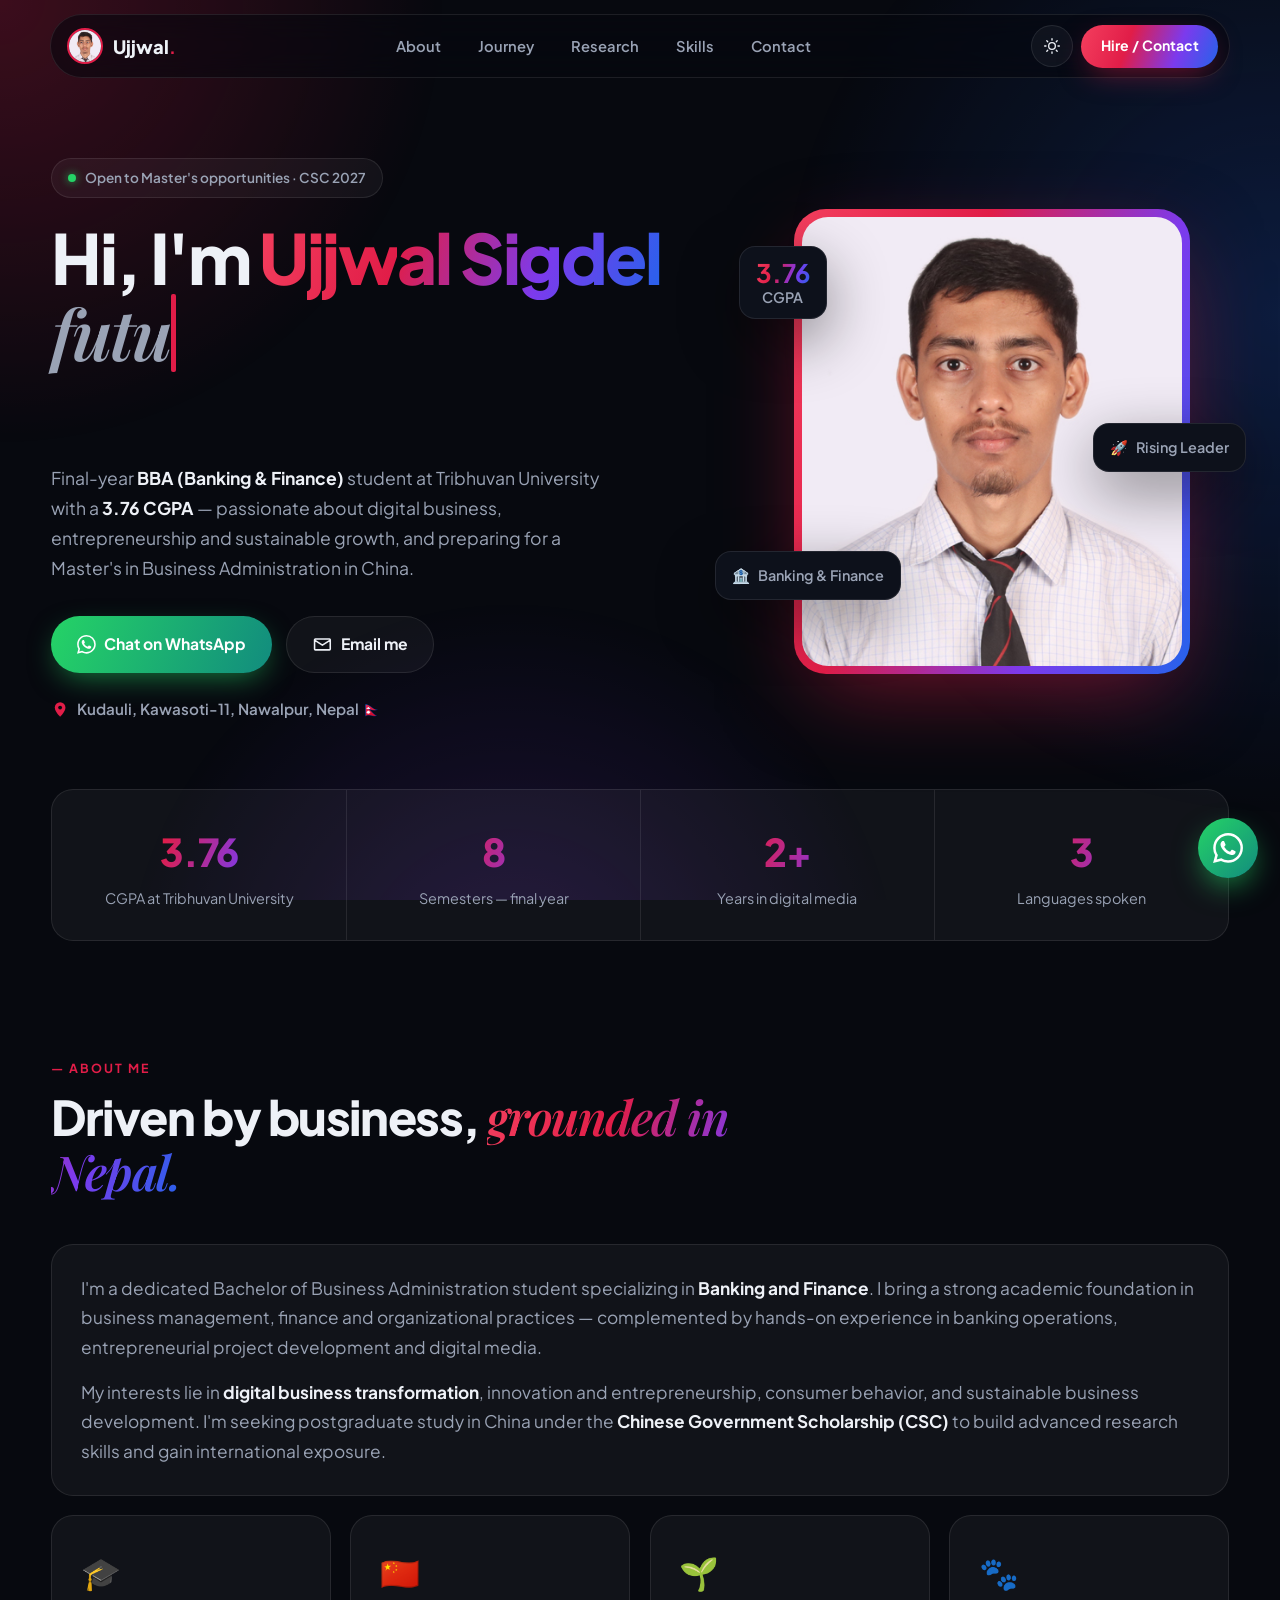
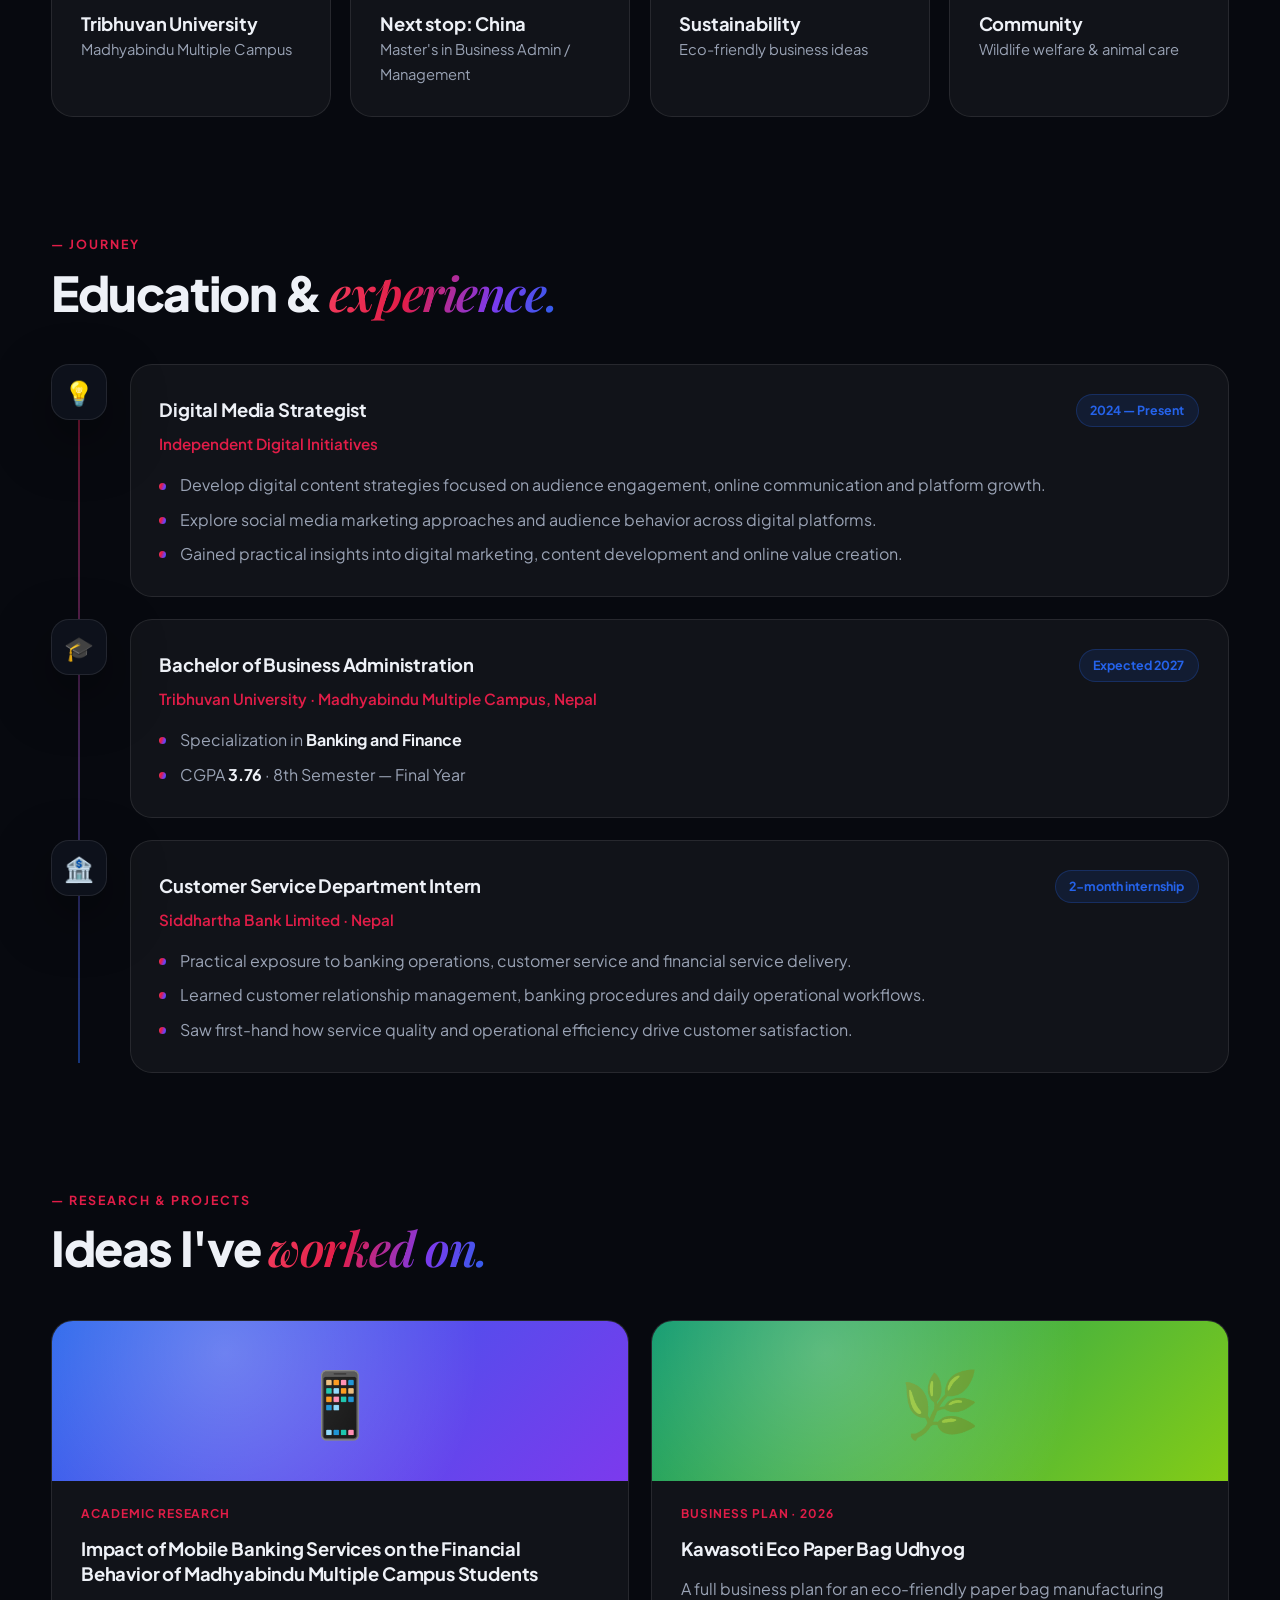
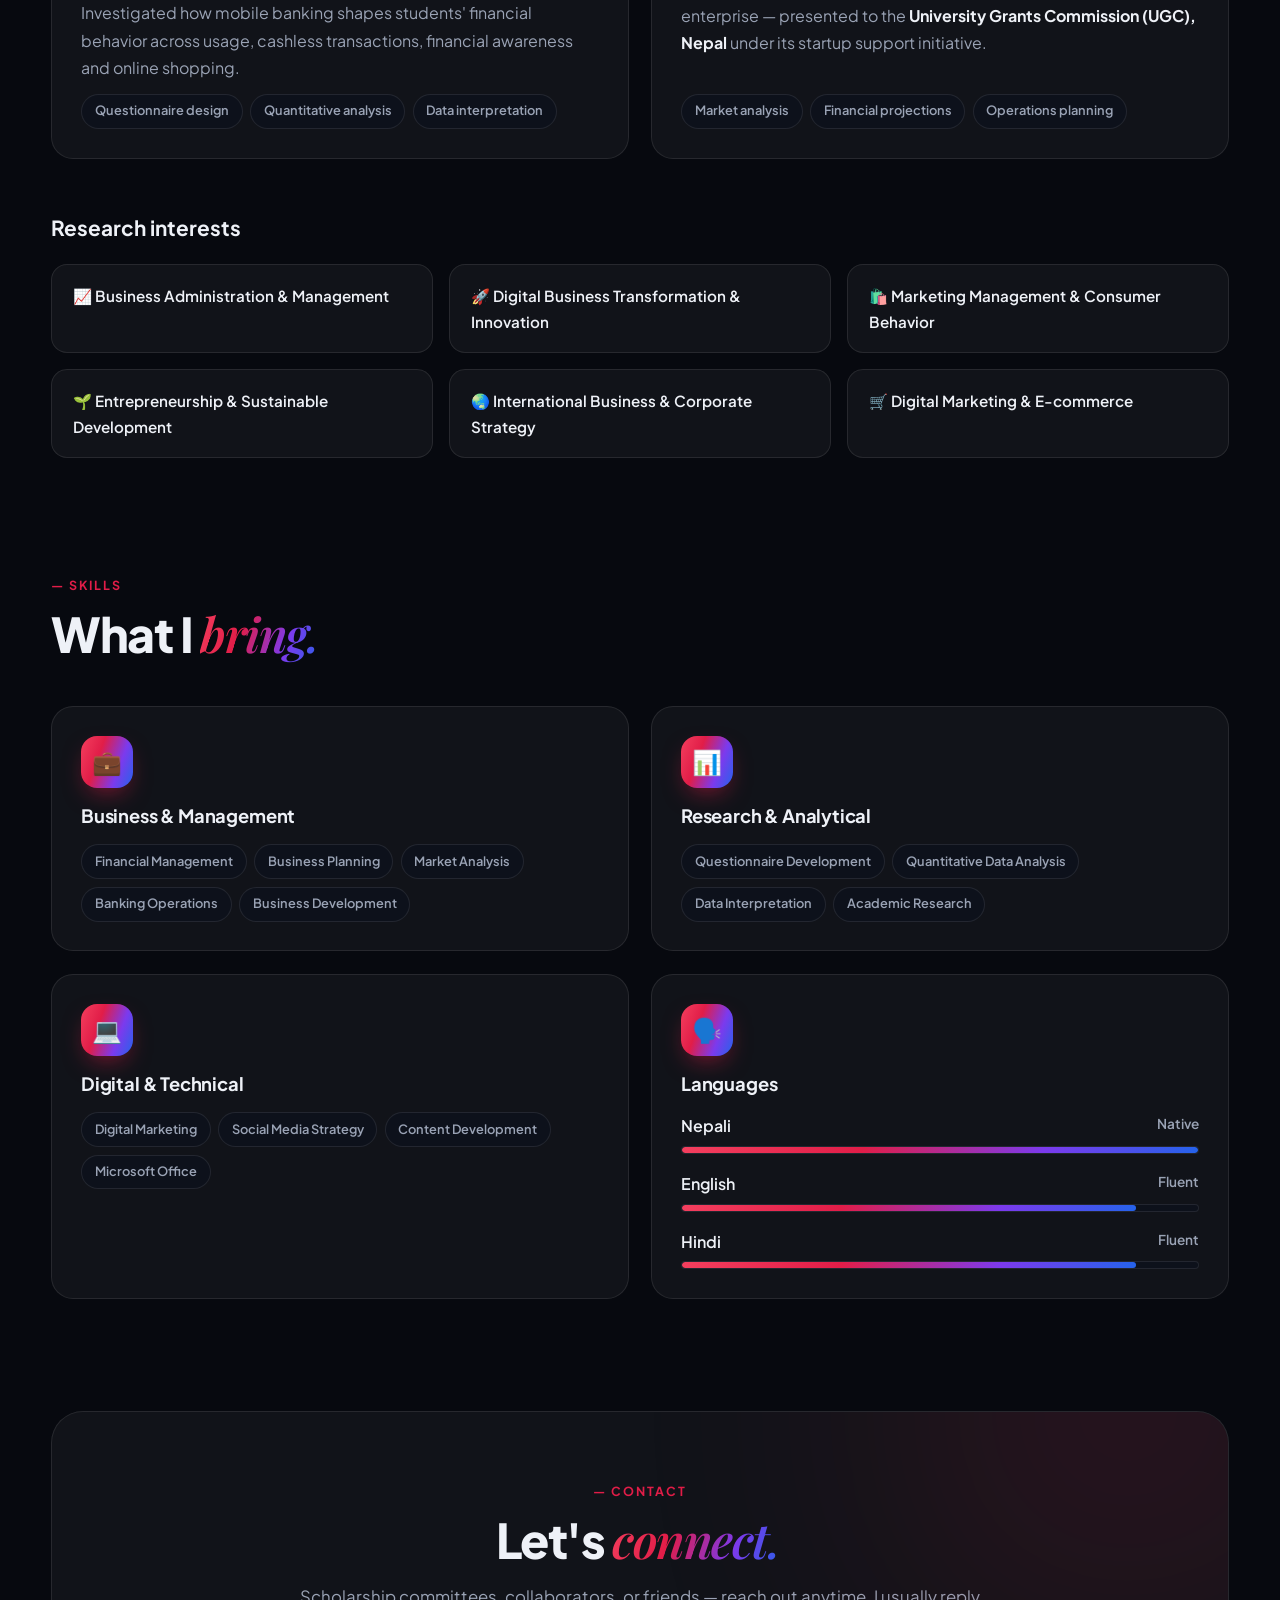
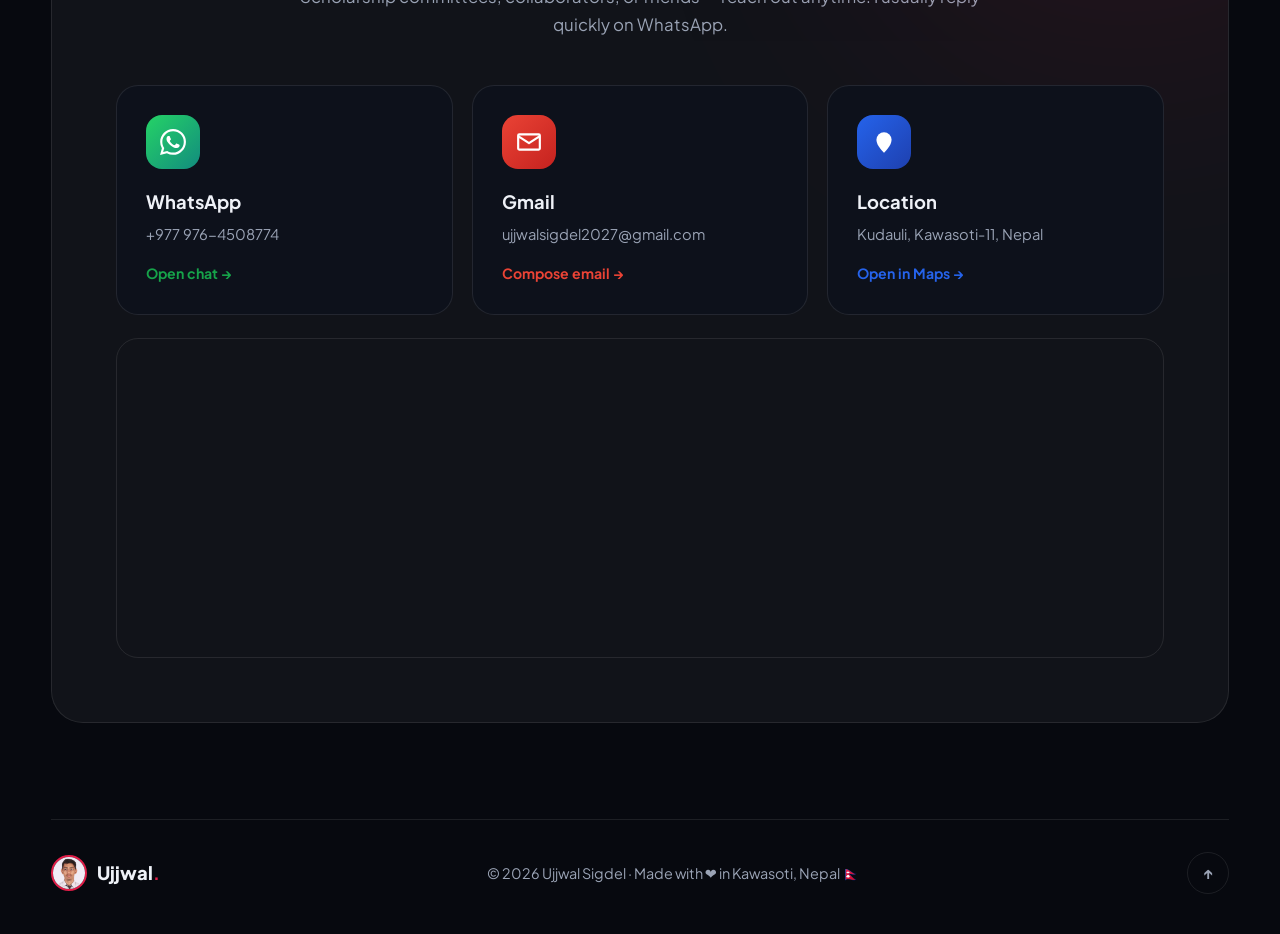
<file: index.html>
<!DOCTYPE html>
<html lang="en" data-theme="dark">
<head>
  <meta charset="UTF-8" />
  <meta name="viewport" content="width=device-width, initial-scale=1.0" />
  <title>Ujjwal Sigdel — Banking &amp; Finance | Kawasoti, Nepal</title>
  <meta name="description" content="Ujjwal Sigdel — BBA (Banking & Finance) student at Tribhuvan University from Kudauli, Kawasoti-11, Nepal. Prospective Master's student in Business Administration & Management." />
  <meta property="og:title" content="Ujjwal Sigdel — Banking & Finance | Nepal" />
  <meta property="og:description" content="BBA (Banking & Finance), CGPA 3.76 · Prospective Master's student · Kawasoti, Nepal" />
  <meta property="og:image" content="assets/ujjwal.jpg" />
  <link rel="icon" href="assets/ujjwal.jpg" />
  <link rel="preconnect" href="https://fonts.googleapis.com" />
  <link rel="preconnect" href="https://fonts.gstatic.com" crossorigin />
  <link href="https://fonts.googleapis.com/css2?family=Plus+Jakarta+Sans:wght@400;500;600;700;800&family=Playfair+Display:ital,wght@1,600&display=swap" rel="stylesheet" />
  <link rel="stylesheet" href="style.css" />
  <script>
    // Apply saved theme before paint to avoid a flash.
    document.documentElement.classList.add("js");
    const t = localStorage.getItem("theme");
    if (t) document.documentElement.dataset.theme = t;
  </script>
</head>
<body>
  <div class="aurora" aria-hidden="true"></div>
  <div class="progress" aria-hidden="true"></div>

  <!-- ============ NAV ============ -->
  <header class="nav">
    <a href="#home" class="brand">
      <img src="assets/ujjwal.jpg" alt="" />
      <span>Ujjwal<b>.</b></span>
    </a>
    <nav class="menu">
      <a href="#about">About</a>
      <a href="#journey">Journey</a>
      <a href="#research">Research</a>
      <a href="#skills">Skills</a>
      <a href="#contact">Contact</a>
    </nav>
    <div class="nav-actions">
      <button class="icon-btn theme-toggle" aria-label="Toggle light/dark theme">
        <svg class="sun" viewBox="0 0 24 24"><circle cx="12" cy="12" r="5"/><path d="M12 1v2M12 21v2M4.2 4.2l1.4 1.4M18.4 18.4l1.4 1.4M1 12h2M21 12h2M4.2 19.8l1.4-1.4M18.4 5.6l1.4-1.4"/></svg>
        <svg class="moon" viewBox="0 0 24 24"><path d="M21 12.8A9 9 0 1 1 11.2 3a7 7 0 0 0 9.8 9.8z"/></svg>
      </button>
      <a href="https://wa.me/9779764508774" target="_blank" rel="noopener" class="btn btn-sm hide-sm">Hire / Contact</a>
      <button class="icon-btn burger" aria-label="Open menu" aria-expanded="false"><span></span><span></span></button>
    </div>
  </header>

  <main>
    <!-- ============ HERO ============ -->
    <section id="home" class="hero container">
      <div class="hero-copy">
        <span class="pill"><i class="dot"></i> Open to Master's opportunities · CSC 2027</span>
        <h1 class="typewrite" aria-label="Hi, I'm Ujjwal Sigdel, future business leader from Nepal.">Hi, I'm <span class="grad">Ujjwal Sigdel</span><br /><em>future business leader</em> from Nepal.</h1>
        <p class="lead">
          Final-year <strong>BBA (Banking &amp; Finance)</strong> student at Tribhuvan University with a
          <strong>3.76 CGPA</strong> — passionate about digital business, entrepreneurship and sustainable
          growth, and preparing for a Master's in Business Administration in China.
        </p>
        <div class="cta">
          <a href="https://wa.me/9779764508774" target="_blank" rel="noopener" class="btn btn-wa">
            <svg viewBox="0 0 24 24"><path d="M.06 24l1.69-6.16A11.87 11.87 0 0 1 .16 11.9C.16 5.34 5.5 0 12.06 0a11.82 11.82 0 0 1 8.41 3.49 11.82 11.82 0 0 1 3.48 8.41c0 6.56-5.34 11.9-11.9 11.9a11.9 11.9 0 0 1-5.69-1.45L.06 24zm6.6-3.8c1.67.99 3.27 1.59 5.39 1.59 5.45 0 9.89-4.43 9.9-9.88a9.88 9.88 0 0 0-9.89-9.9c-5.46 0-9.9 4.44-9.9 9.89 0 2.22.65 3.89 1.75 5.63l-1 3.65 3.75-.98zm11.39-5.46c-.07-.12-.27-.2-.57-.35-.3-.15-1.76-.87-2.03-.97-.27-.1-.47-.15-.67.15-.2.3-.77.97-.94 1.17-.17.2-.35.22-.65.07-.3-.15-1.26-.46-2.4-1.48-.89-.79-1.49-1.77-1.66-2.07-.17-.3-.02-.46.13-.61.13-.13.3-.35.45-.52.15-.17.2-.3.3-.5.1-.2.05-.37-.02-.52-.08-.15-.67-1.61-.92-2.21-.24-.58-.49-.5-.67-.51h-.57c-.2 0-.52.07-.79.37-.27.3-1.04 1.02-1.04 2.48s1.07 2.88 1.21 3.08c.15.2 2.1 3.2 5.08 4.49.71.31 1.26.49 1.7.63.71.23 1.36.19 1.87.12.57-.09 1.76-.72 2.01-1.41.25-.7.25-1.29.17-1.42z"/></svg>
            Chat on WhatsApp
          </a>
          <a href="https://mail.google.com/mail/?view=cm&amp;fs=1&amp;to=ujjwalsigdel2027@gmail.com" target="_blank" rel="noopener" class="btn btn-ghost">
            <svg viewBox="0 0 24 24"><path d="M2 6.5 12 13l10-6.5M3 5h18a1 1 0 0 1 1 1v12a1 1 0 0 1-1 1H3a1 1 0 0 1-1-1V6a1 1 0 0 1 1-1z" fill="none" stroke="currentColor" stroke-width="2" stroke-linejoin="round"/></svg>
            Email me
          </a>
        </div>
        <a class="loc-chip" href="https://www.google.com/maps/search/?api=1&amp;query=Kudauli%2C+Kawasoti-11%2C+Nawalpur%2C+Nepal" target="_blank" rel="noopener">
          <svg viewBox="0 0 24 24"><path d="M12 22s7-6.2 7-12a7 7 0 1 0-14 0c0 5.8 7 12 7 12z"/><circle cx="12" cy="10" r="2.5" fill="var(--bg)"/></svg>
          Kudauli, Kawasoti-11, Nawalpur, Nepal 🇳🇵
        </a>
      </div>

      <div class="hero-visual">
        <div class="photo-ring">
          <div class="photo">
            <img src="assets/ujjwal.jpg" alt="Portrait of Ujjwal Sigdel" />
          </div>
        </div>
        <div class="float-card fc-1"><b>3.76</b><span>CGPA</span></div>
        <div class="float-card fc-2">🏦 <span>Banking &amp; Finance</span></div>
        <div class="float-card fc-3">🚀 <span>Rising Leader</span></div>
      </div>
    </section>

    <!-- ============ STATS ============ -->
    <section class="container stats reveal">
      <div class="stat"><b>3.76</b><span>CGPA at Tribhuvan University</span></div>
      <div class="stat"><b>8</b><span>Semesters — final year</span></div>
      <div class="stat"><b>2+</b><span>Years in digital media</span></div>
      <div class="stat"><b>3</b><span>Languages spoken</span></div>
    </section>

    <!-- ============ ABOUT ============ -->
    <section id="about" class="container section reveal">
      <div class="section-head">
        <span class="kicker">About me</span>
        <h2>Driven by business, <em>grounded in Nepal.</em></h2>
      </div>
      <div class="bento">
        <article class="card about-main">
          <p>
            I'm a dedicated Bachelor of Business Administration student specializing in
            <strong>Banking and Finance</strong>. I bring a strong academic foundation in business management,
            finance and organizational practices — complemented by hands-on experience in banking operations,
            entrepreneurial project development and digital media.
          </p>
          <p>
            My interests lie in <strong>digital business transformation</strong>, innovation and entrepreneurship,
            consumer behavior, and sustainable business development. I'm seeking postgraduate study in China under
            the <strong>Chinese Government Scholarship (CSC)</strong> to build advanced research skills and gain
            international exposure.
          </p>
        </article>
        <article class="card mini">
          <span class="emoji">🎓</span>
          <h3>Tribhuvan University</h3>
          <p>Madhyabindu Multiple Campus</p>
        </article>
        <article class="card mini">
          <span class="emoji">🇨🇳</span>
          <h3>Next stop: China</h3>
          <p>Master's in Business Admin / Management</p>
        </article>
        <article class="card mini">
          <span class="emoji">🌱</span>
          <h3>Sustainability</h3>
          <p>Eco-friendly business ideas</p>
        </article>
        <article class="card mini">
          <span class="emoji">🐾</span>
          <h3>Community</h3>
          <p>Wildlife welfare &amp; animal care</p>
        </article>
      </div>
    </section>

    <!-- ============ JOURNEY ============ -->
    <section id="journey" class="container section reveal">
      <div class="section-head">
        <span class="kicker">Journey</span>
        <h2>Education &amp; <em>experience.</em></h2>
      </div>
      <div class="timeline">
        <article class="t-item">
          <div class="t-icon">💡</div>
          <div class="card">
            <div class="t-top"><h3>Digital Media Strategist</h3><span class="badge">2024 — Present</span></div>
            <p class="org">Independent Digital Initiatives</p>
            <ul>
              <li>Develop digital content strategies focused on audience engagement, online communication and platform growth.</li>
              <li>Explore social media marketing approaches and audience behavior across digital platforms.</li>
              <li>Gained practical insights into digital marketing, content development and online value creation.</li>
            </ul>
          </div>
        </article>
        <article class="t-item">
          <div class="t-icon">🎓</div>
          <div class="card">
            <div class="t-top"><h3>Bachelor of Business Administration</h3><span class="badge">Expected 2027</span></div>
            <p class="org">Tribhuvan University · Madhyabindu Multiple Campus, Nepal</p>
            <ul>
              <li>Specialization in <strong>Banking and Finance</strong></li>
              <li>CGPA <strong>3.76</strong> · 8th Semester — Final Year</li>
            </ul>
          </div>
        </article>
        <article class="t-item">
          <div class="t-icon">🏦</div>
          <div class="card">
            <div class="t-top"><h3>Customer Service Department Intern</h3><span class="badge">2-month internship</span></div>
            <p class="org">Siddhartha Bank Limited · Nepal</p>
            <ul>
              <li>Practical exposure to banking operations, customer service and financial service delivery.</li>
              <li>Learned customer relationship management, banking procedures and daily operational workflows.</li>
              <li>Saw first-hand how service quality and operational efficiency drive customer satisfaction.</li>
            </ul>
          </div>
        </article>
      </div>
    </section>

    <!-- ============ RESEARCH ============ -->
    <section id="research" class="container section reveal">
      <div class="section-head">
        <span class="kicker">Research &amp; projects</span>
        <h2>Ideas I've <em>worked on.</em></h2>
      </div>
      <div class="projects">
        <article class="card project">
          <div class="p-art p-art-1">📱</div>
          <span class="tag">Academic Research</span>
          <h3>Impact of Mobile Banking Services on the Financial Behavior of Madhyabindu Multiple Campus Students</h3>
          <p>Investigated how mobile banking shapes students' financial behavior across usage, cashless transactions, financial awareness and online shopping.</p>
          <div class="chips"><span>Questionnaire design</span><span>Quantitative analysis</span><span>Data interpretation</span></div>
        </article>
        <article class="card project">
          <div class="p-art p-art-2">🌿</div>
          <span class="tag">Business Plan · 2026</span>
          <h3>Kawasoti Eco Paper Bag Udhyog</h3>
          <p>A full business plan for an eco-friendly paper bag manufacturing enterprise — presented to the <strong>University Grants Commission (UGC), Nepal</strong> under its startup support initiative.</p>
          <div class="chips"><span>Market analysis</span><span>Financial projections</span><span>Operations planning</span></div>
        </article>
      </div>

      <h3 class="sub">Research interests</h3>
      <div class="interests">
        <span>📈 Business Administration &amp; Management</span>
        <span>🚀 Digital Business Transformation &amp; Innovation</span>
        <span>🛍️ Marketing Management &amp; Consumer Behavior</span>
        <span>🌱 Entrepreneurship &amp; Sustainable Development</span>
        <span>🌏 International Business &amp; Corporate Strategy</span>
        <span>🛒 Digital Marketing &amp; E-commerce</span>
      </div>
    </section>

    <!-- ============ SKILLS ============ -->
    <section id="skills" class="container section reveal">
      <div class="section-head">
        <span class="kicker">Skills</span>
        <h2>What I <em>bring.</em></h2>
      </div>
      <div class="skills-grid">
        <article class="card skill">
          <div class="s-icon">💼</div>
          <h3>Business &amp; Management</h3>
          <div class="chips"><span>Financial Management</span><span>Business Planning</span><span>Market Analysis</span><span>Banking Operations</span><span>Business Development</span></div>
        </article>
        <article class="card skill">
          <div class="s-icon">📊</div>
          <h3>Research &amp; Analytical</h3>
          <div class="chips"><span>Questionnaire Development</span><span>Quantitative Data Analysis</span><span>Data Interpretation</span><span>Academic Research</span></div>
        </article>
        <article class="card skill">
          <div class="s-icon">💻</div>
          <h3>Digital &amp; Technical</h3>
          <div class="chips"><span>Digital Marketing</span><span>Social Media Strategy</span><span>Content Development</span><span>Microsoft Office</span></div>
        </article>
        <article class="card skill">
          <div class="s-icon">🗣️</div>
          <h3>Languages</h3>
          <ul class="langs">
            <li><span>Nepali</span><em>Native</em><i style="--w:100%"></i></li>
            <li><span>English</span><em>Fluent</em><i style="--w:88%"></i></li>
            <li><span>Hindi</span><em>Fluent</em><i style="--w:88%"></i></li>
          </ul>
        </article>
      </div>
    </section>

    <!-- ============ CONTACT ============ -->
    <section id="contact" class="container section reveal">
      <div class="contact-box">
        <div class="section-head center">
          <span class="kicker">Contact</span>
          <h2>Let's <em>connect.</em></h2>
          <p class="muted">Scholarship committees, collaborators, or friends — reach out anytime. I usually reply quickly on WhatsApp.</p>
        </div>
        <div class="contact-grid">
          <a class="c-card wa" href="https://wa.me/9779764508774" target="_blank" rel="noopener">
            <div class="c-icon"><svg viewBox="0 0 24 24"><path d="M.06 24l1.69-6.16A11.87 11.87 0 0 1 .16 11.9C.16 5.34 5.5 0 12.06 0a11.82 11.82 0 0 1 8.41 3.49 11.82 11.82 0 0 1 3.48 8.41c0 6.56-5.34 11.9-11.9 11.9a11.9 11.9 0 0 1-5.69-1.45L.06 24zm6.6-3.8c1.67.99 3.27 1.59 5.39 1.59 5.45 0 9.89-4.43 9.9-9.88a9.88 9.88 0 0 0-9.89-9.9c-5.46 0-9.9 4.44-9.9 9.89 0 2.22.65 3.89 1.75 5.63l-1 3.65 3.75-.98zm11.39-5.46c-.07-.12-.27-.2-.57-.35-.3-.15-1.76-.87-2.03-.97-.27-.1-.47-.15-.67.15-.2.3-.77.97-.94 1.17-.17.2-.35.22-.65.07-.3-.15-1.26-.46-2.4-1.48-.89-.79-1.49-1.77-1.66-2.07-.17-.3-.02-.46.13-.61.13-.13.3-.35.45-.52.15-.17.2-.3.3-.5.1-.2.05-.37-.02-.52-.08-.15-.67-1.61-.92-2.21-.24-.58-.49-.5-.67-.51h-.57c-.2 0-.52.07-.79.37-.27.3-1.04 1.02-1.04 2.48s1.07 2.88 1.21 3.08c.15.2 2.1 3.2 5.08 4.49.71.31 1.26.49 1.7.63.71.23 1.36.19 1.87.12.57-.09 1.76-.72 2.01-1.41.25-.7.25-1.29.17-1.42z"/></svg></div>
            <strong>WhatsApp</strong>
            <span>+977 976-4508774</span>
            <em>Open chat →</em>
          </a>
          <a class="c-card gm" href="https://mail.google.com/mail/?view=cm&amp;fs=1&amp;to=ujjwalsigdel2027@gmail.com" target="_blank" rel="noopener">
            <div class="c-icon"><svg viewBox="0 0 24 24"><path d="M2 6.5 12 13l10-6.5M3 5h18a1 1 0 0 1 1 1v12a1 1 0 0 1-1 1H3a1 1 0 0 1-1-1V6a1 1 0 0 1 1-1z" fill="none" stroke="currentColor" stroke-width="2" stroke-linejoin="round"/></svg></div>
            <strong>Gmail</strong>
            <span>ujjwalsigdel2027@gmail.com</span>
            <em>Compose email →</em>
          </a>
          <a class="c-card loc" href="https://www.google.com/maps/search/?api=1&amp;query=Kudauli%2C+Kawasoti-11%2C+Nawalpur%2C+Nepal" target="_blank" rel="noopener">
            <div class="c-icon"><svg viewBox="0 0 24 24"><path d="M12 22s7-6.2 7-12a7 7 0 1 0-14 0c0 5.8 7 12 7 12z"/><circle cx="12" cy="10" r="2.5" fill="#fff"/></svg></div>
            <strong>Location</strong>
            <span>Kudauli, Kawasoti-11, Nepal</span>
            <em>Open in Maps →</em>
          </a>
        </div>
        <div class="map">
          <iframe title="Map of Kudauli, Kawasoti-11, Nepal" loading="lazy" referrerpolicy="no-referrer-when-downgrade"
            src="https://www.google.com/maps/embed?origin=mfe&amp;pb=!1m3!2m1!1sKudauli,+Kawasoti,+Nawalpur,+Nepal!6i13"></iframe>
        </div>
      </div>
    </section>
  </main>

  <footer class="container footer">
    <div class="brand"><img src="assets/ujjwal.jpg" alt="" /><span>Ujjwal<b>.</b></span></div>
    <p>© <span id="year"></span> Ujjwal Sigdel · Made with ❤️ in Kawasoti, Nepal 🇳🇵</p>
    <a href="#home" class="to-top" aria-label="Back to top">↑</a>
  </footer>

  <a href="https://wa.me/9779764508774" target="_blank" rel="noopener" class="wa-float" aria-label="Chat on WhatsApp">
    <svg viewBox="0 0 24 24"><path d="M.06 24l1.69-6.16A11.87 11.87 0 0 1 .16 11.9C.16 5.34 5.5 0 12.06 0a11.82 11.82 0 0 1 8.41 3.49 11.82 11.82 0 0 1 3.48 8.41c0 6.56-5.34 11.9-11.9 11.9a11.9 11.9 0 0 1-5.69-1.45L.06 24zm6.6-3.8c1.67.99 3.27 1.59 5.39 1.59 5.45 0 9.89-4.43 9.9-9.88a9.88 9.88 0 0 0-9.89-9.9c-5.46 0-9.9 4.44-9.9 9.89 0 2.22.65 3.89 1.75 5.63l-1 3.65 3.75-.98zm11.39-5.46c-.07-.12-.27-.2-.57-.35-.3-.15-1.76-.87-2.03-.97-.27-.1-.47-.15-.67.15-.2.3-.77.97-.94 1.17-.17.2-.35.22-.65.07-.3-.15-1.26-.46-2.4-1.48-.89-.79-1.49-1.77-1.66-2.07-.17-.3-.02-.46.13-.61.13-.13.3-.35.45-.52.15-.17.2-.3.3-.5.1-.2.05-.37-.02-.52-.08-.15-.67-1.61-.92-2.21-.24-.58-.49-.5-.67-.51h-.57c-.2 0-.52.07-.79.37-.27.3-1.04 1.02-1.04 2.48s1.07 2.88 1.21 3.08c.15.2 2.1 3.2 5.08 4.49.71.31 1.26.49 1.7.63.71.23 1.36.19 1.87.12.57-.09 1.76-.72 2.01-1.41.25-.7.25-1.29.17-1.42z"/></svg>
  </a>

  <script src="script.js"></script>
</body>
</html>
</file>
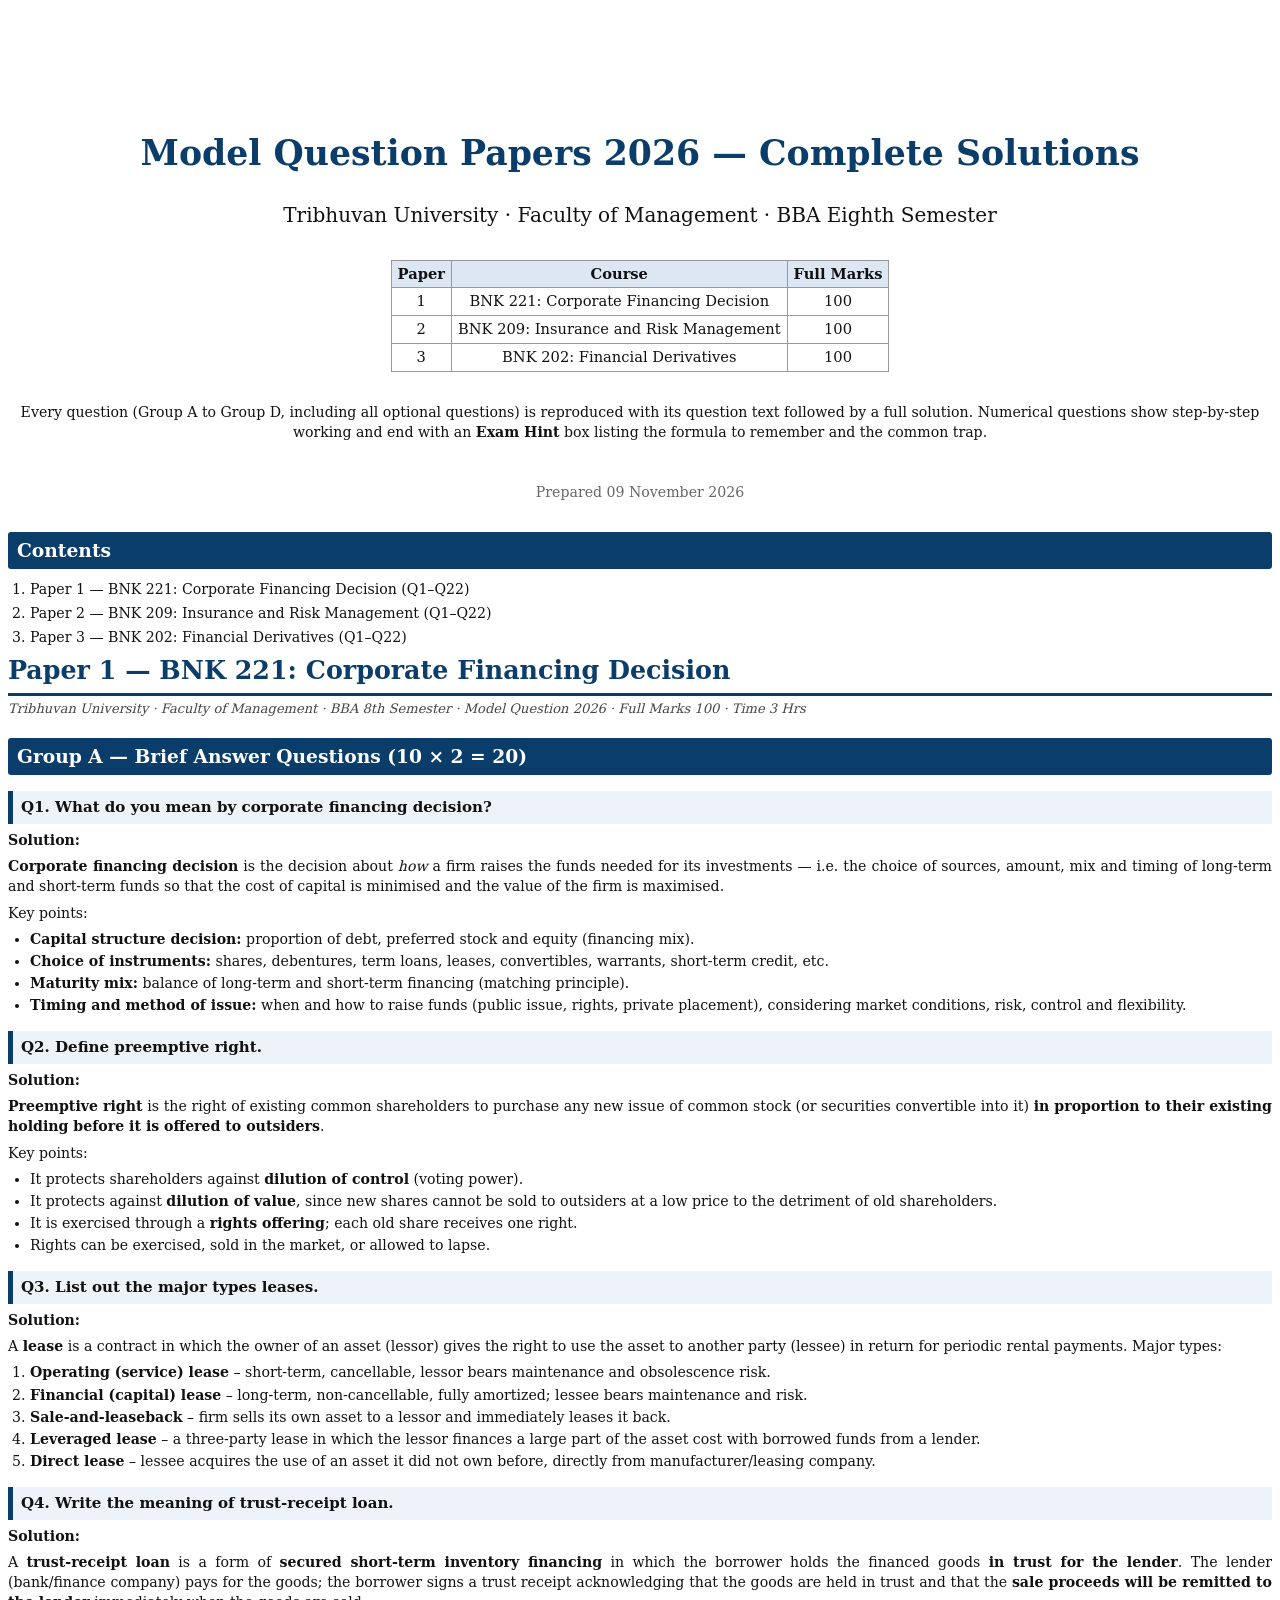
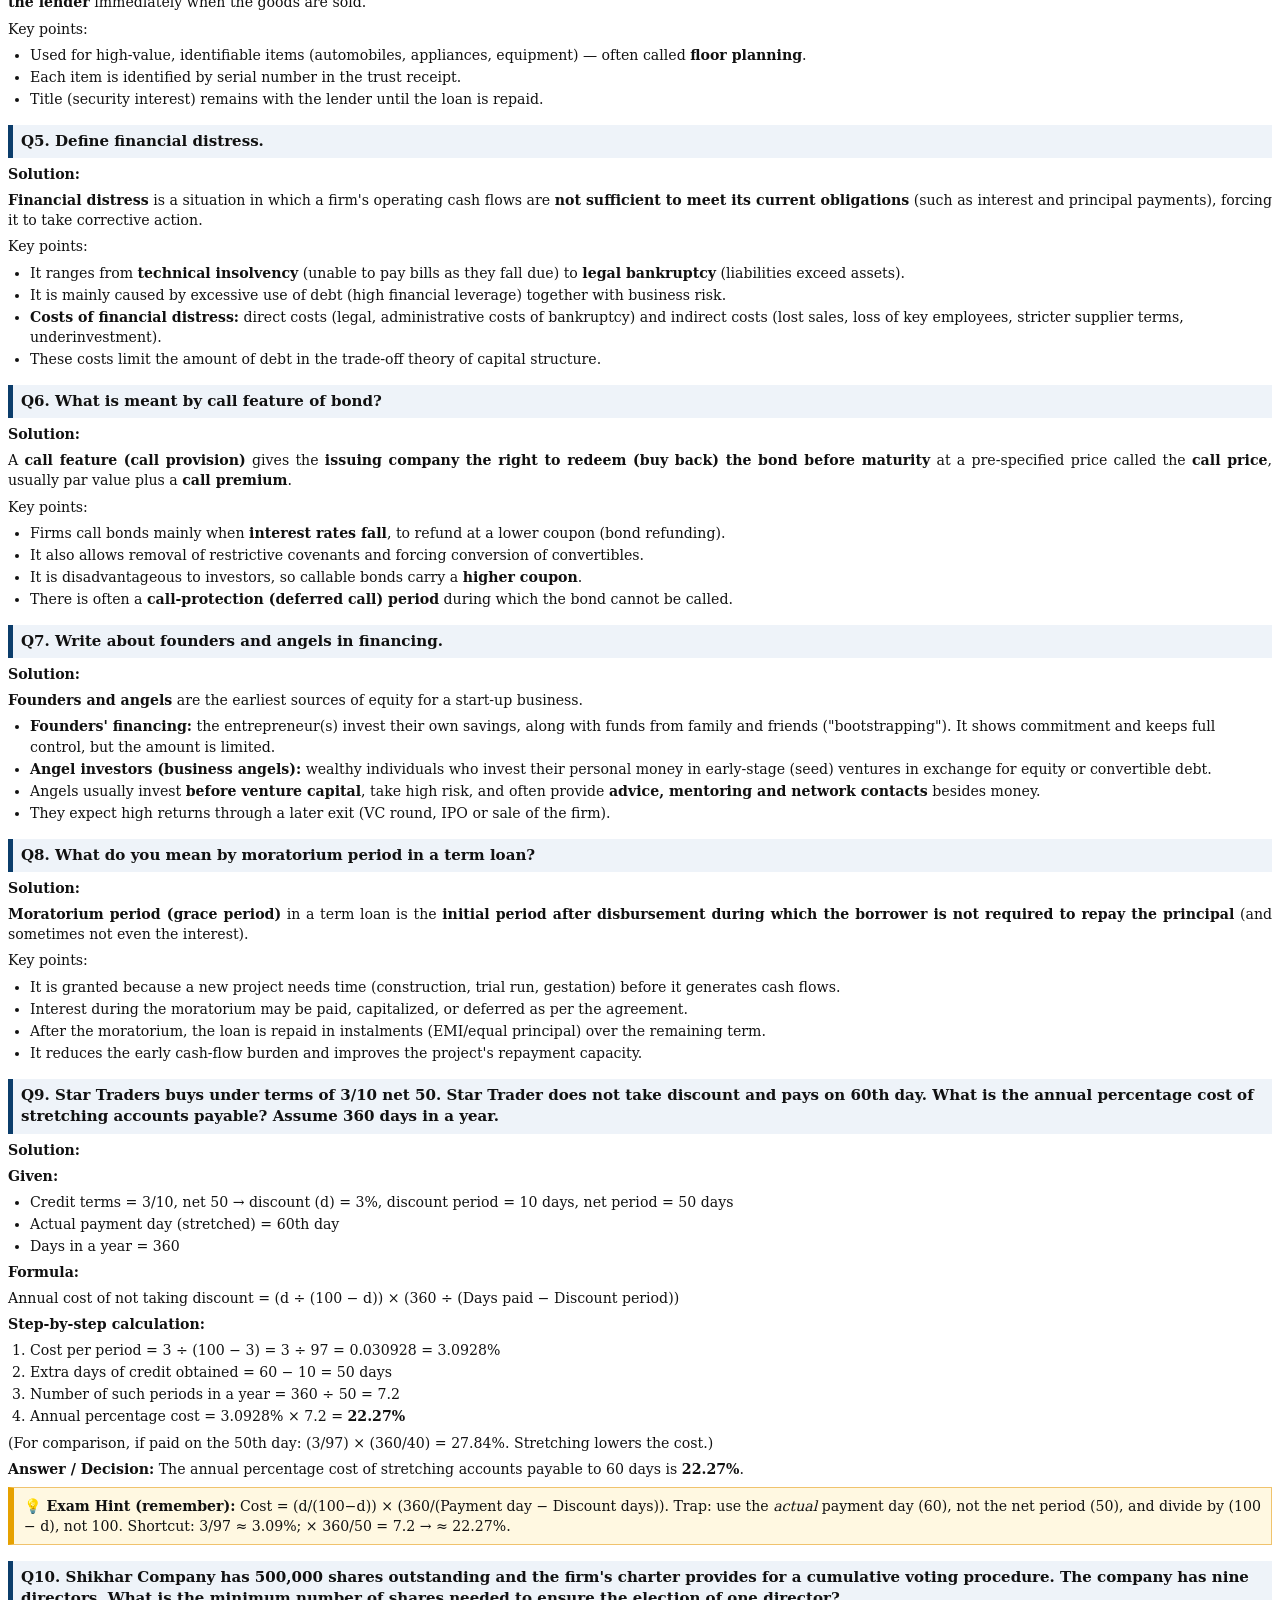
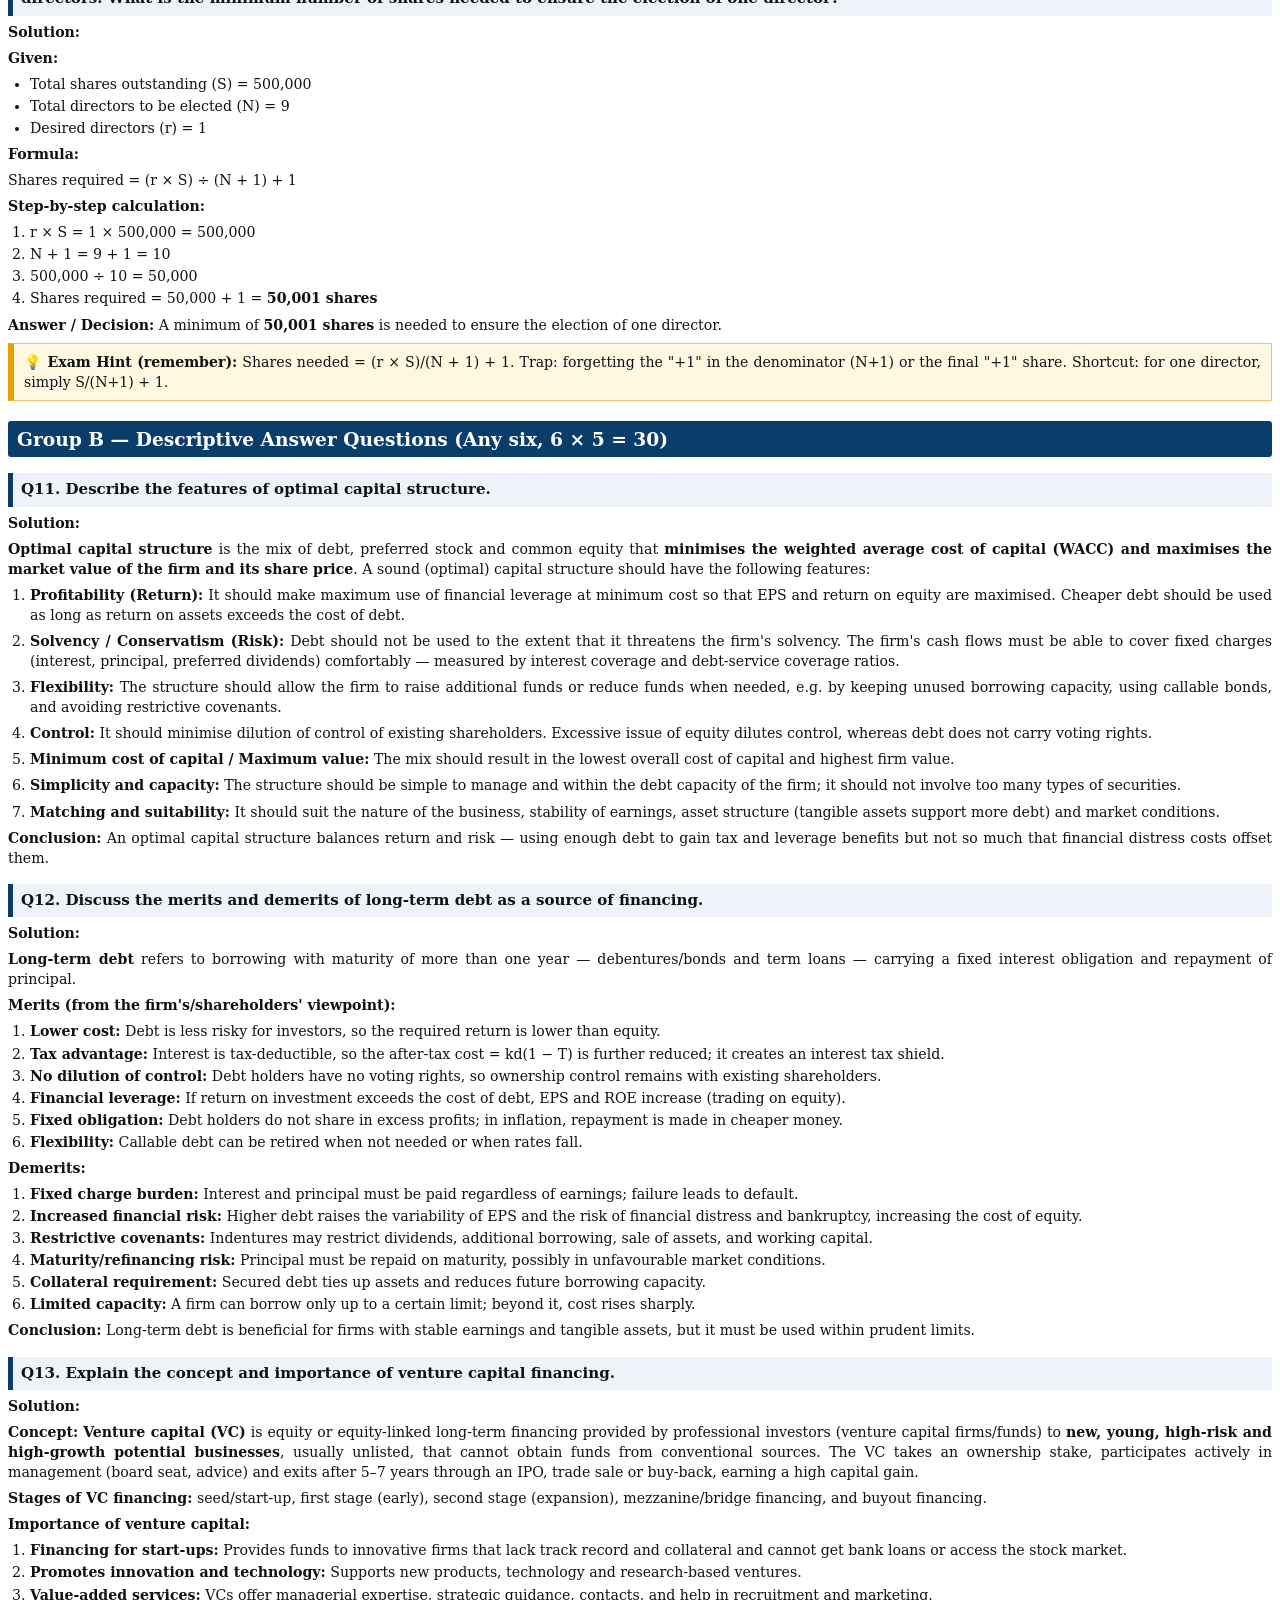
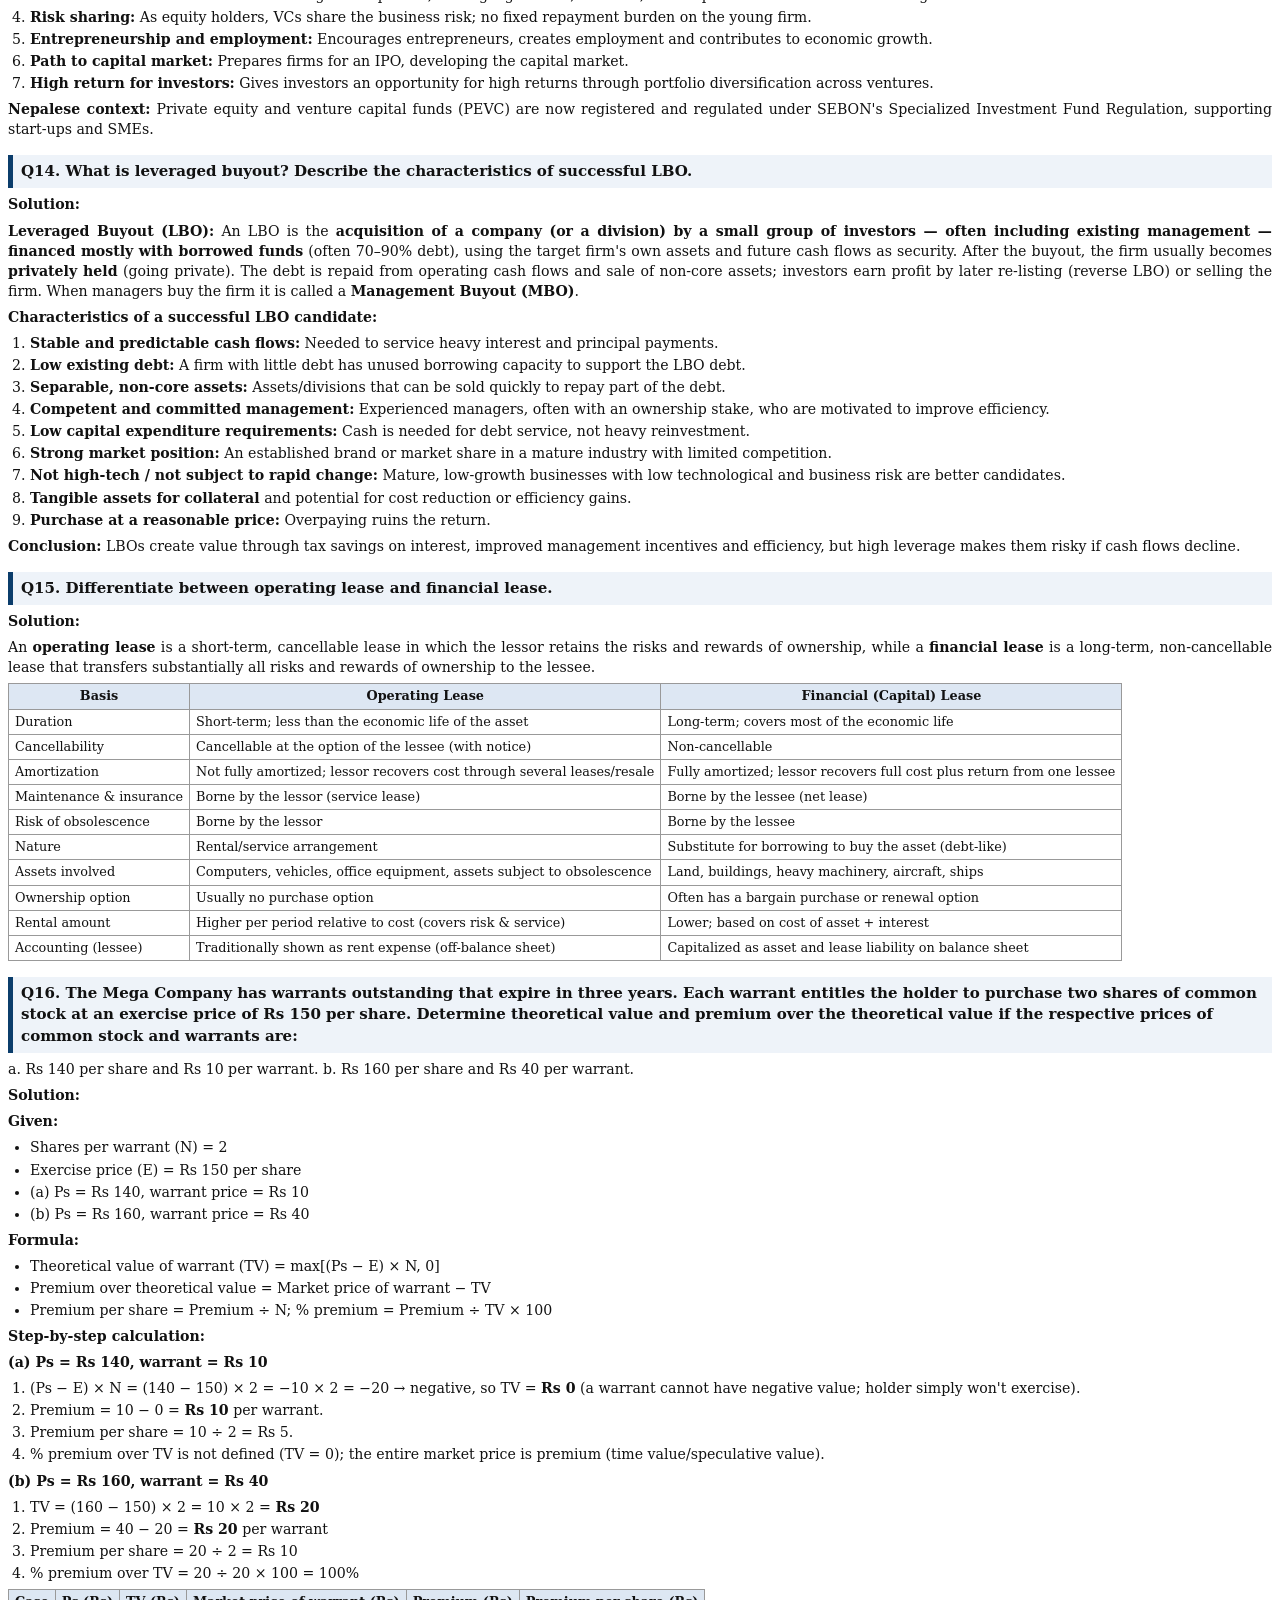
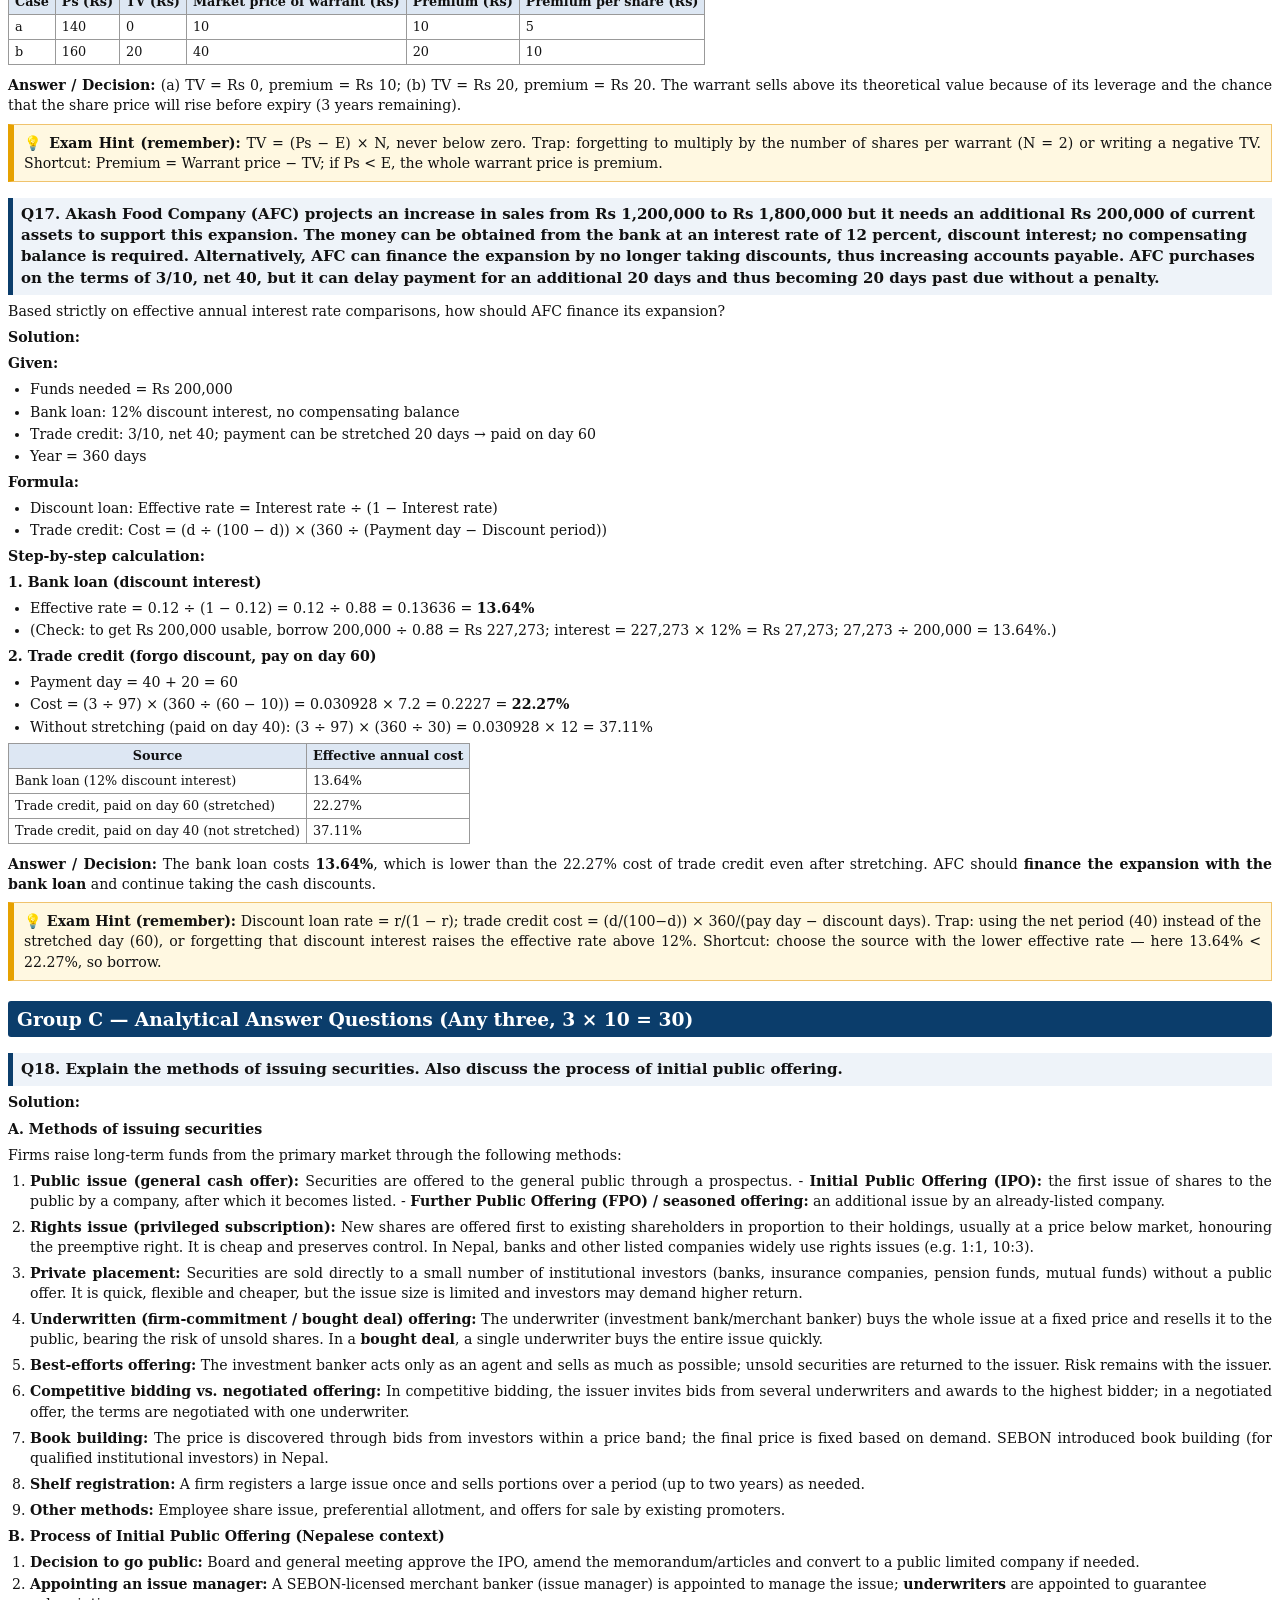
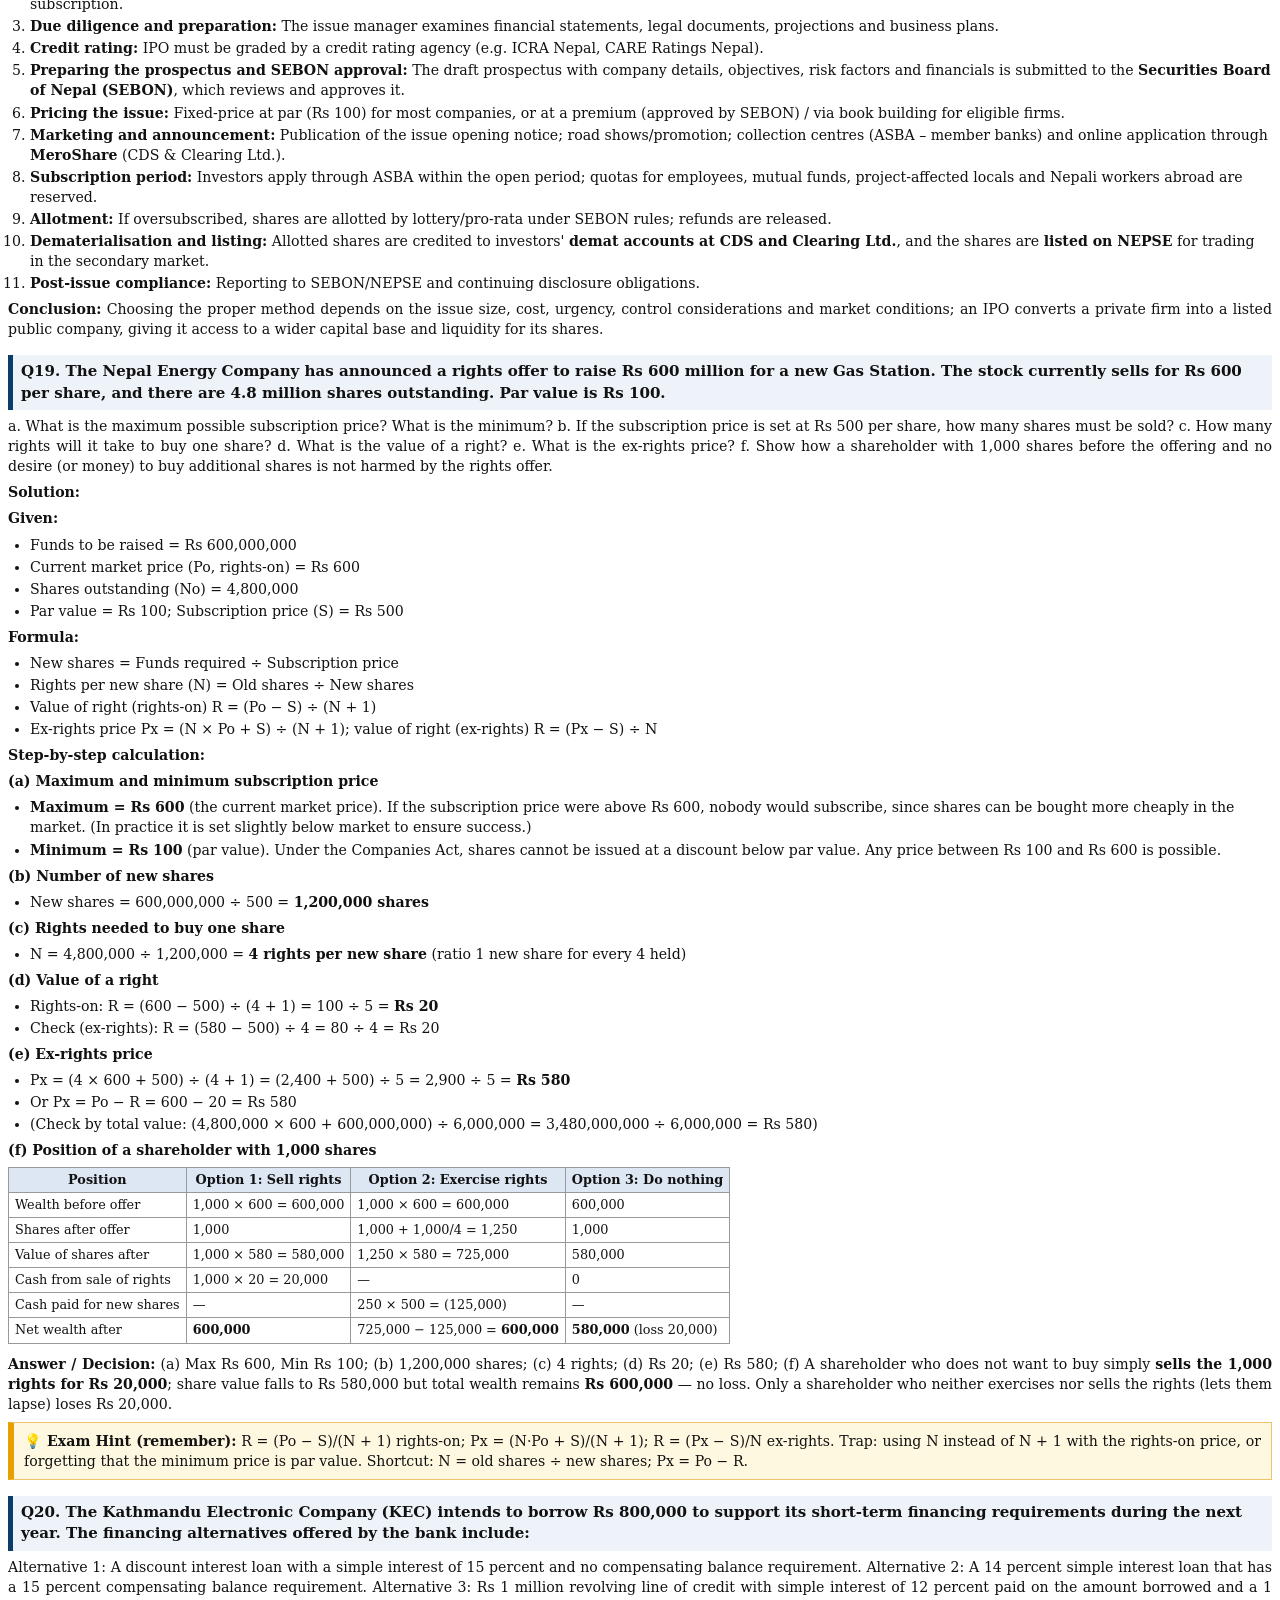
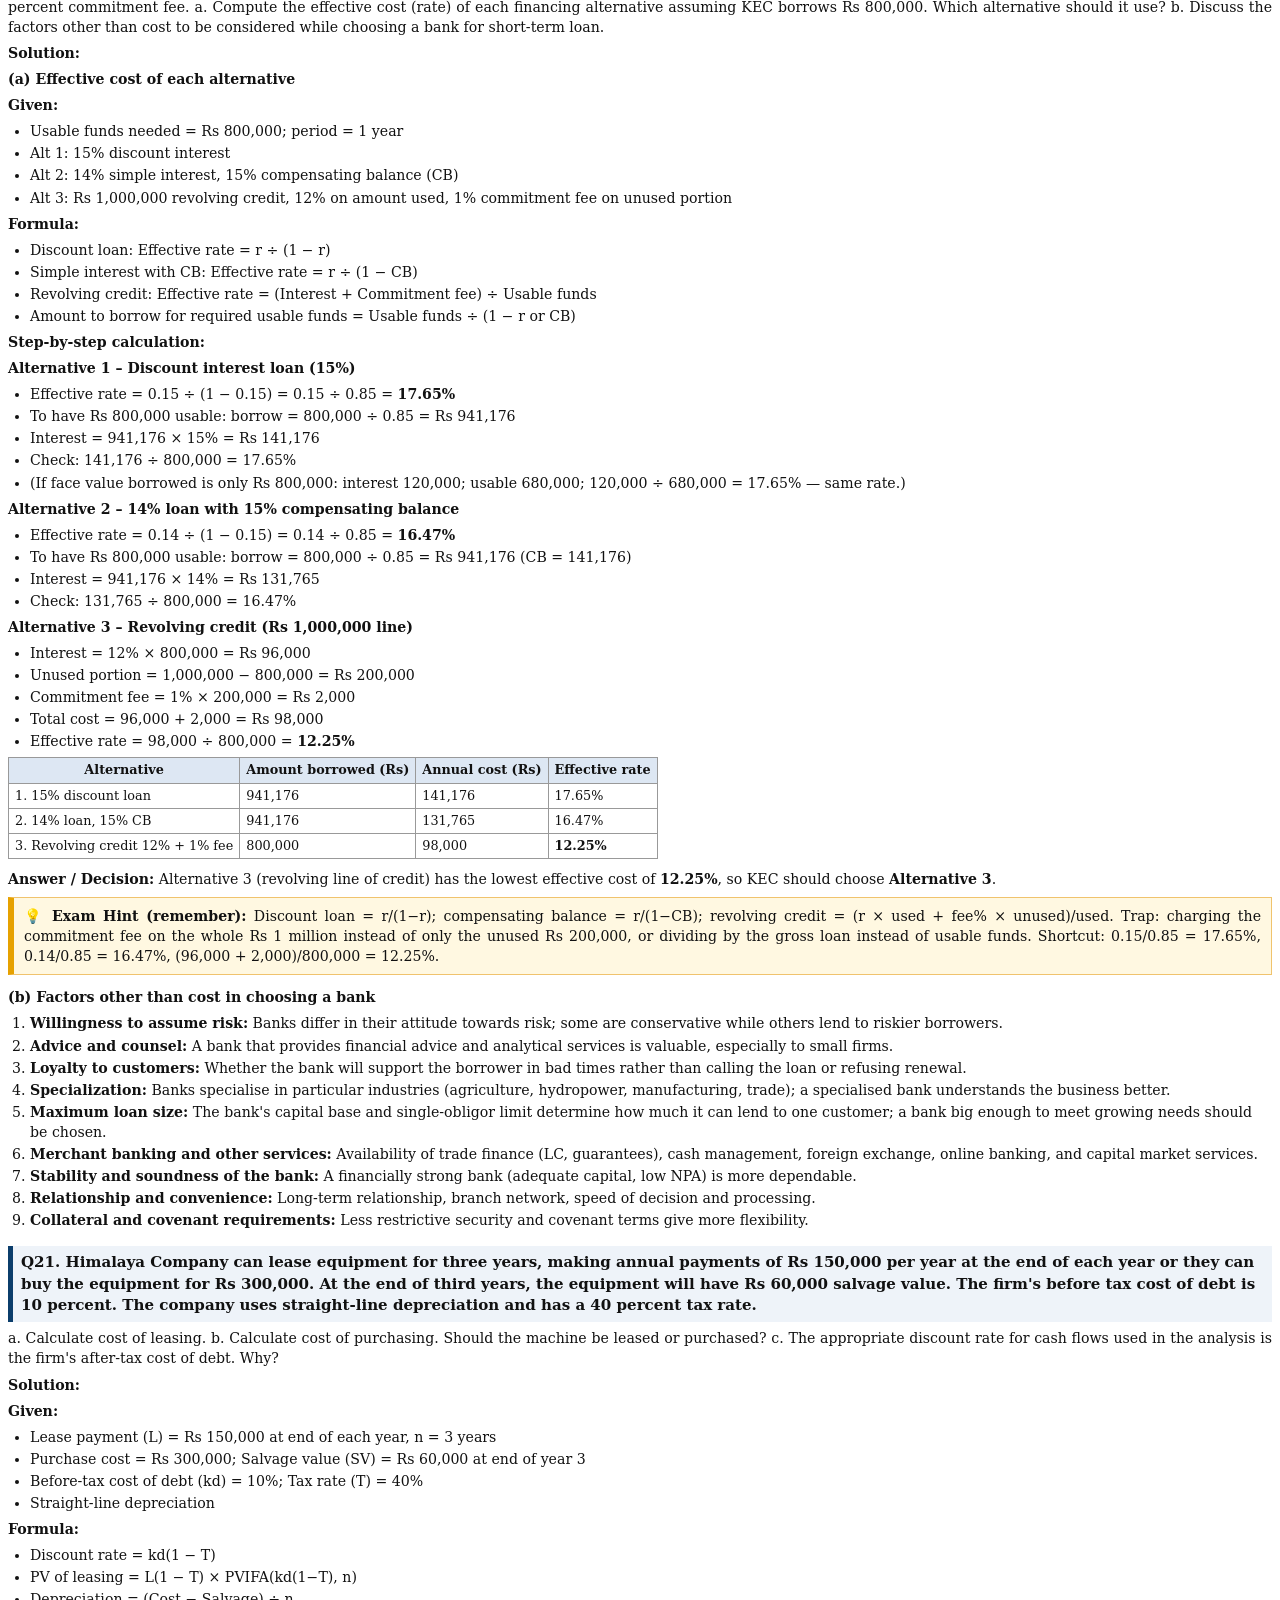
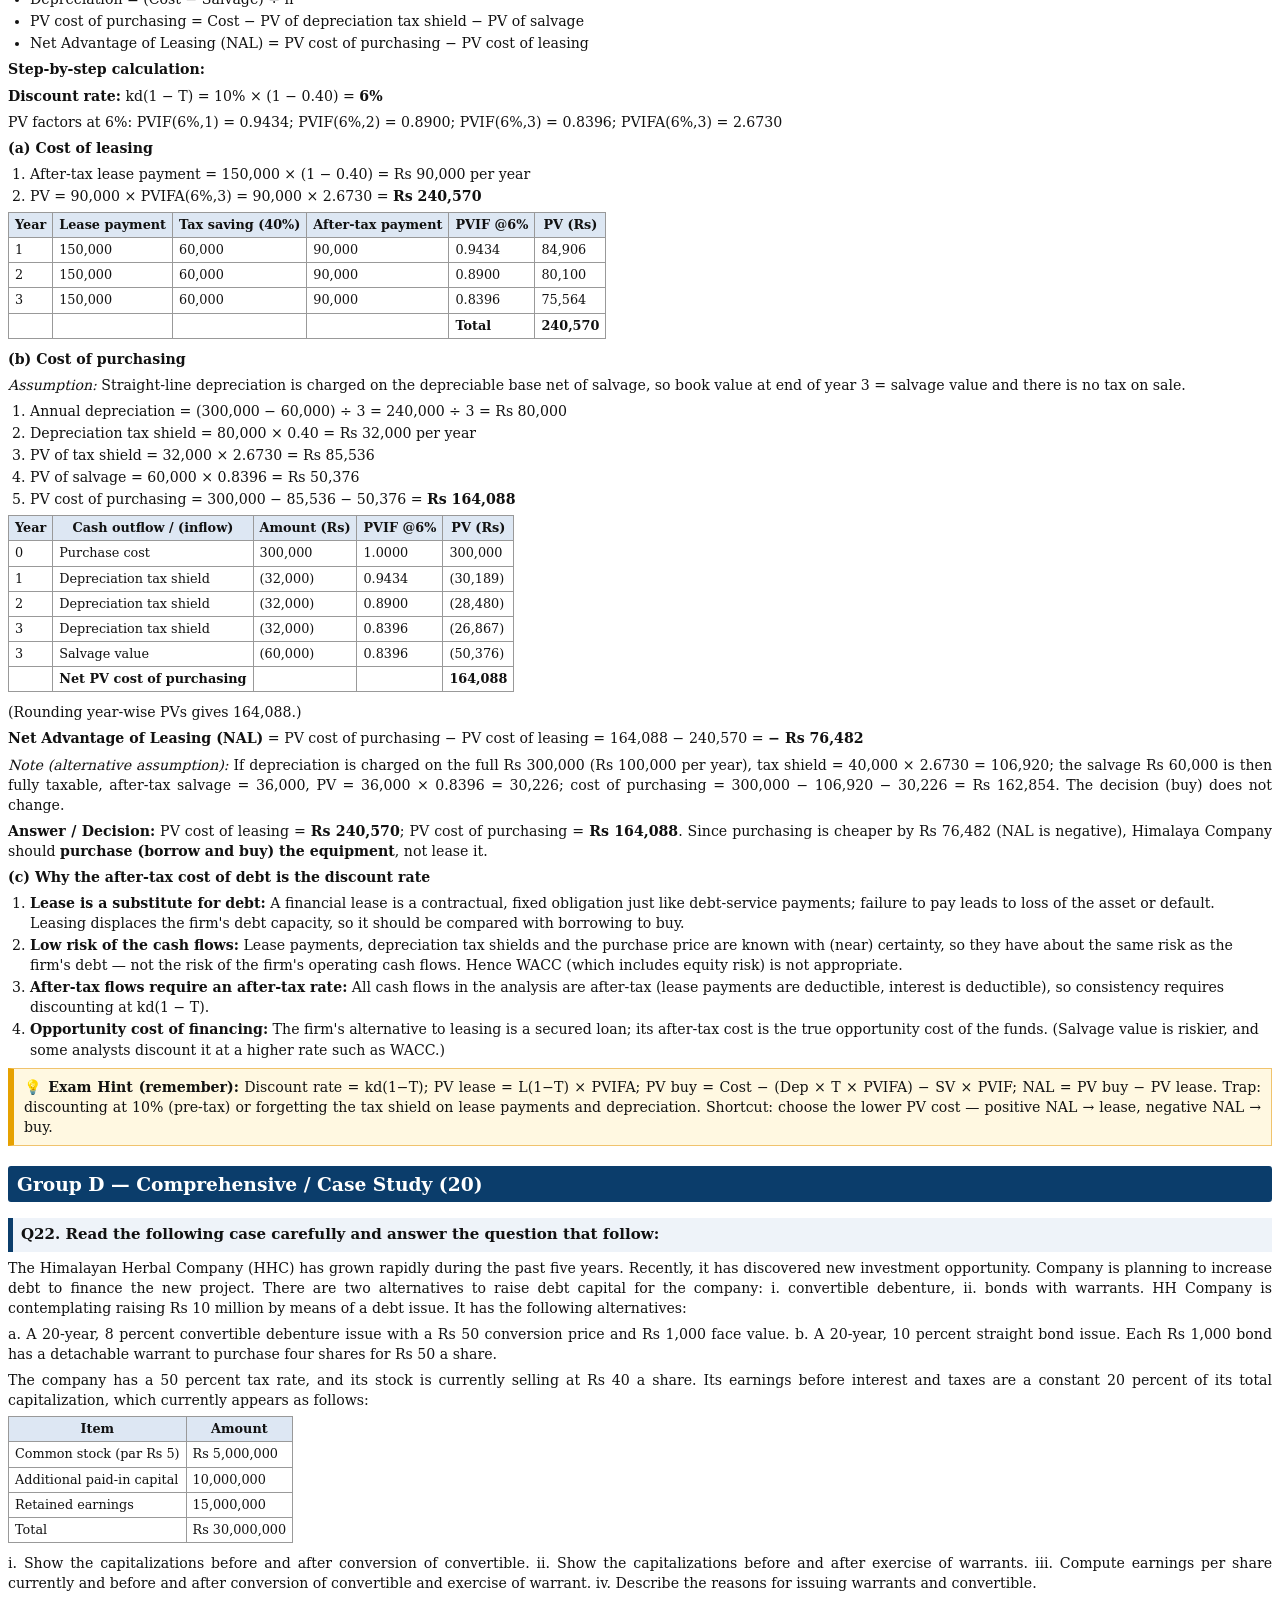
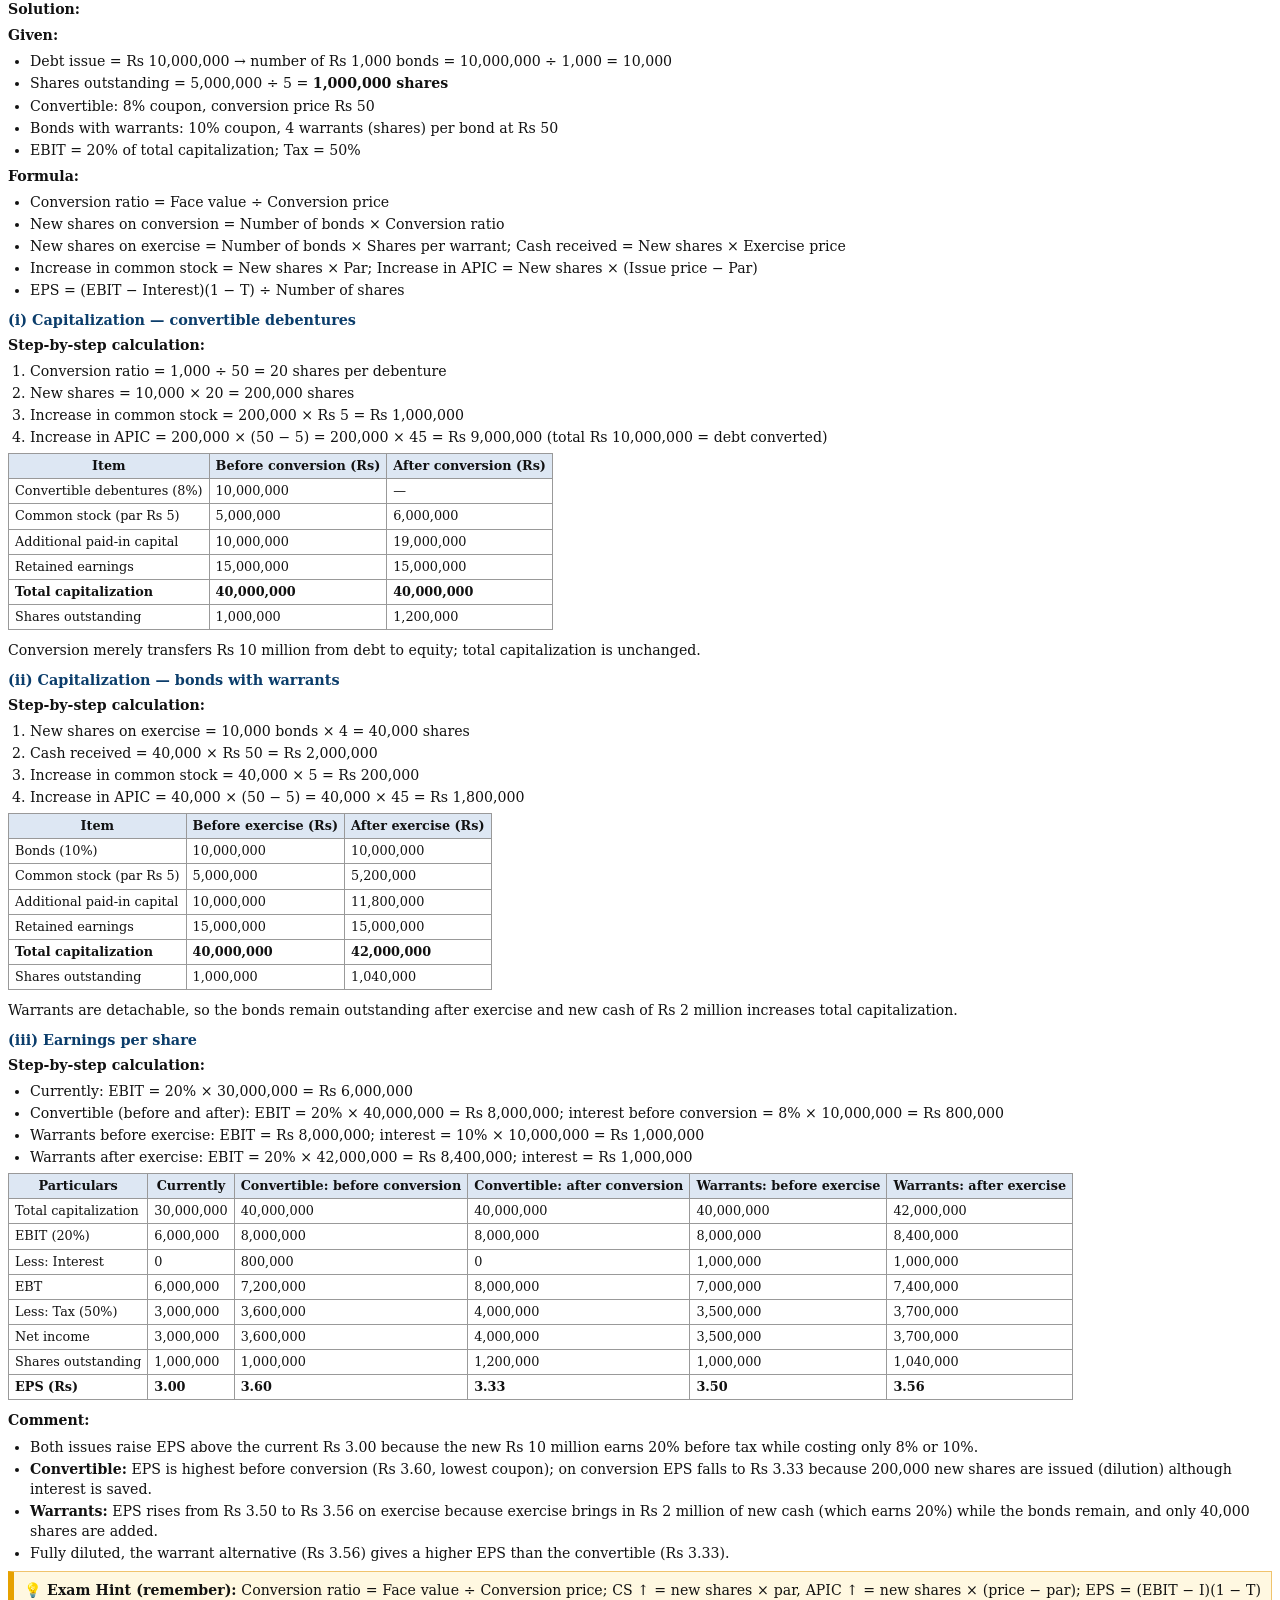
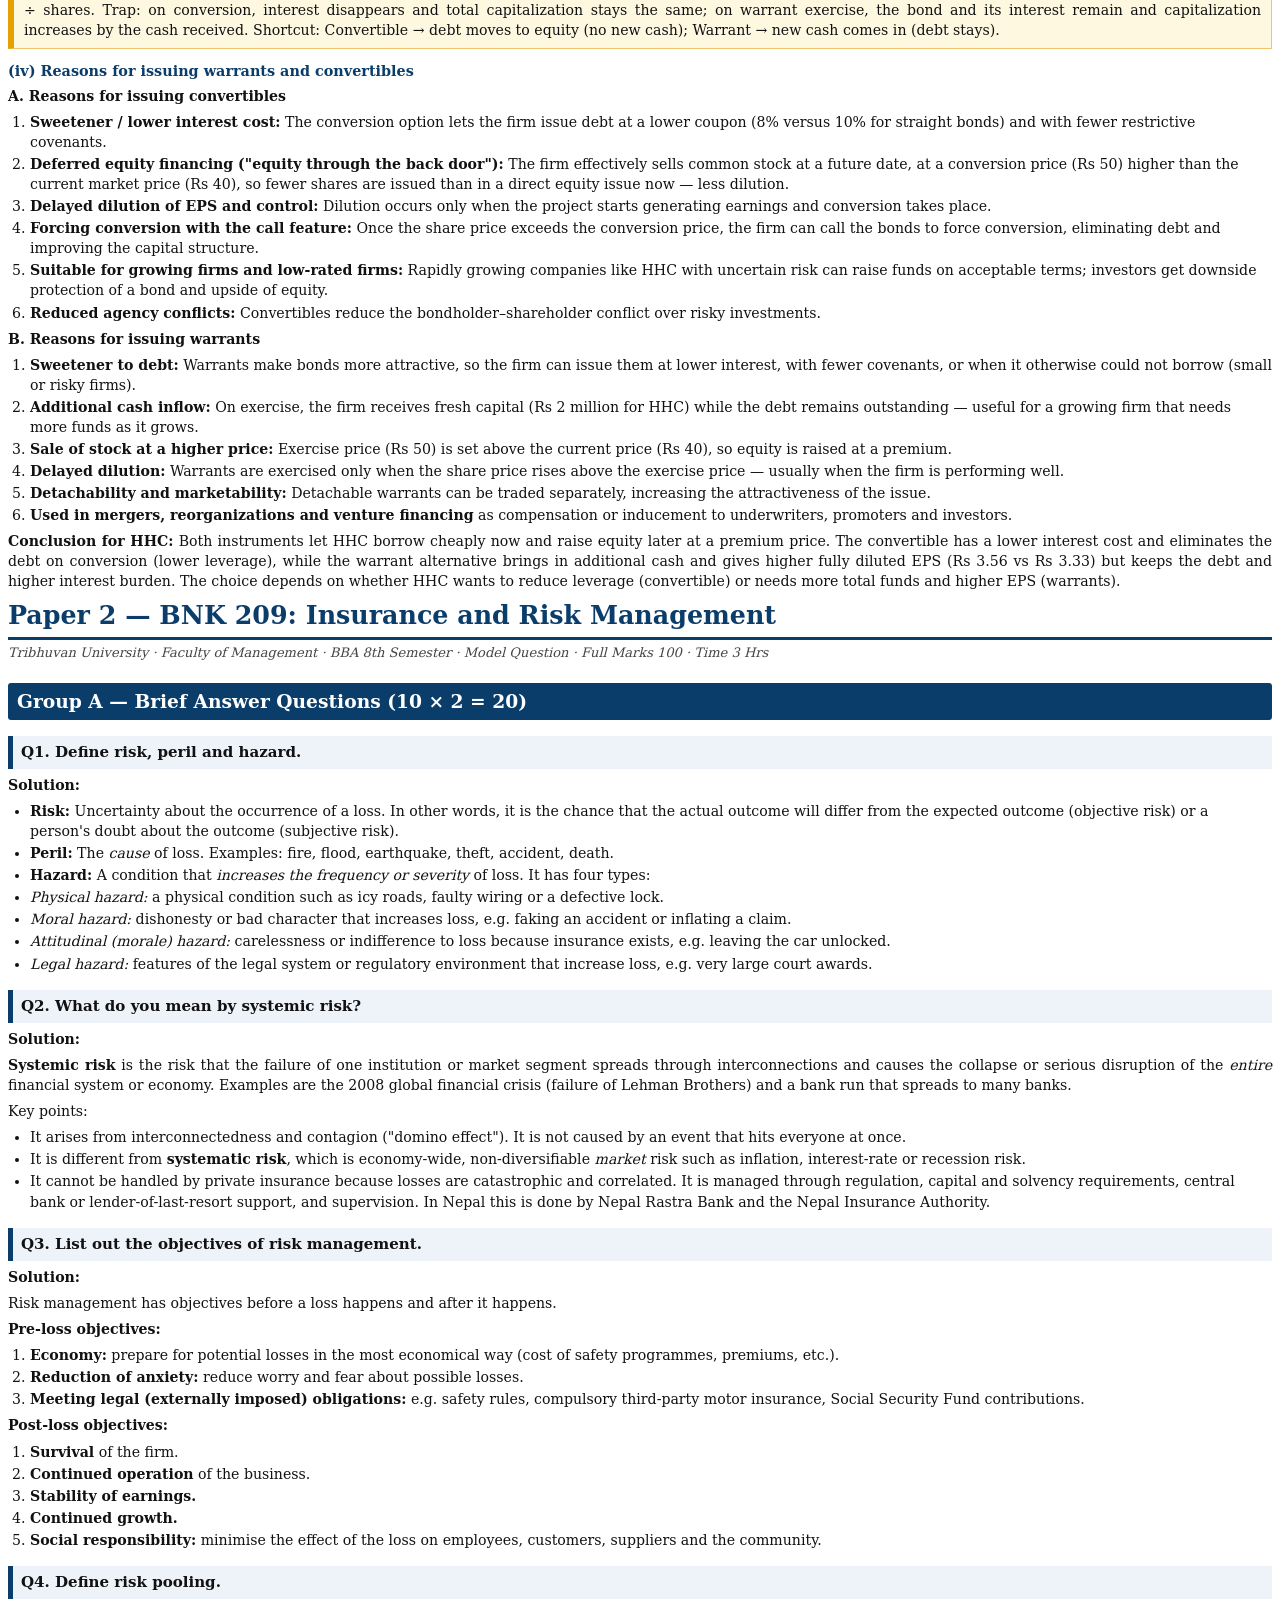
<file: solutions/combined_solutions.html>
<!DOCTYPE html><html><head><meta charset='utf-8'><title>BBA 8th Sem Model Question Solutions</title><style>
@page { size: A4; margin: 18mm 16mm 18mm 16mm; }
body { font-family: "DejaVu Serif", Georgia, serif; font-size: 10.6pt; line-height: 1.42; color: #111; }
h1 { font-size: 19pt; color: #0b3d6b; border-bottom: 3px solid #0b3d6b; padding-bottom: 4px; margin: 0 0 4px 0; page-break-before: always; }
h1.first { page-break-before: auto; }
.subtitle { color: #444; font-style: italic; margin-bottom: 14px; font-size: 9.8pt; }
h2 { font-size: 14pt; color: #fff; background: #0b3d6b; padding: 5px 9px; margin: 20px 0 10px 0; border-radius: 3px; page-break-after: avoid; }
h3 { font-size: 11.3pt; background: #eef3f9; border-left: 5px solid #0b3d6b; padding: 6px 8px; margin: 16px 0 6px 0; page-break-after: avoid; page-break-inside: avoid; }
h4 { font-size: 10.8pt; color: #0b3d6b; margin: 10px 0 4px 0; page-break-after: avoid; }
p { margin: 4px 0 6px 0; text-align: justify; }
ul, ol { margin: 3px 0 6px 0; padding-left: 22px; }
li { margin-bottom: 2px; }
table { border-collapse: collapse; margin: 6px 0 10px 0; font-size: 9.6pt; page-break-inside: auto; }
th, td { border: 1px solid #999; padding: 3px 6px; vertical-align: top; }
th { background: #dde7f3; }
tr { page-break-inside: avoid; }
blockquote { background: #fff8e1; border: 1px solid #f0c36d; border-left: 6px solid #e6a100; padding: 6px 10px; margin: 8px 0 12px 0; page-break-inside: avoid; }
blockquote p { margin: 2px 0; }
code { font-family: "DejaVu Sans Mono", monospace; font-size: 9.3pt; background: #f3f3f3; padding: 0 2px; }
pre { background: #f6f6f6; border: 1px solid #ccc; padding: 6px; font-size: 8.8pt; line-height: 1.25; page-break-inside: avoid; overflow: hidden; }
pre code { background: none; padding: 0; }
hr { border: 0; border-top: 1px solid #bbb; margin: 10px 0; }
.cover { text-align: center; padding-top: 120px; }
.cover h1 { border: 0; font-size: 26pt; page-break-before: auto; }
.cover .big { font-size: 15pt; margin: 20px 0; }
.cover table { margin: 30px auto; font-size: 11pt; }
.cover p { text-align: center; }
.toc { margin-top: 30px; }
.toc li { margin-bottom: 4px; }
</style></head><body>
<div class="cover">
<h1>Model Question Papers 2026 — Complete Solutions</h1>
<p class="big">Tribhuvan University · Faculty of Management · BBA Eighth Semester</p>
<table>
<tr><th>Paper</th><th>Course</th><th>Full Marks</th></tr>
<tr><td>1</td><td>BNK 221: Corporate Financing Decision</td><td>100</td></tr>
<tr><td>2</td><td>BNK 209: Insurance and Risk Management</td><td>100</td></tr>
<tr><td>3</td><td>BNK 202: Financial Derivatives</td><td>100</td></tr>
</table>
<p>Every question (Group A to Group D, including all optional questions) is reproduced with its question text followed by a full solution. Numerical questions show step-by-step working and end with an <b>Exam Hint</b> box listing the formula to remember and the common trap.</p>
<p style="margin-top:40px;color:#666">Prepared 09 November 2026</p>
</div>
<div class="toc">
<h2>Contents</h2>
<ol>
<li>Paper 1 — BNK 221: Corporate Financing Decision (Q1–Q22)</li>
<li>Paper 2 — BNK 209: Insurance and Risk Management (Q1–Q22)</li>
<li>Paper 3 — BNK 202: Financial Derivatives (Q1–Q22)</li>
</ol>
</div>
<h1>Paper 1 — BNK 221: Corporate Financing Decision</h1>
<p class="subtitle">Tribhuvan University · Faculty of Management · BBA 8th Semester · Model Question 2026 · Full Marks 100 · Time 3 Hrs</p>
<h2>Group A — Brief Answer Questions (10 × 2 = 20)</h2>
<h3>Q1. What do you mean by corporate financing decision?</h3>
<p><strong>Solution:</strong></p>
<p><strong>Corporate financing decision</strong> is the decision about <em>how</em> a firm raises the funds needed for its investments — i.e. the choice of sources, amount, mix and timing of long-term and short-term funds so that the cost of capital is minimised and the value of the firm is maximised.</p>
<p>Key points:</p>
<ul>
<li><strong>Capital structure decision:</strong> proportion of debt, preferred stock and equity (financing mix).</li>
<li><strong>Choice of instruments:</strong> shares, debentures, term loans, leases, convertibles, warrants, short-term credit, etc.</li>
<li><strong>Maturity mix:</strong> balance of long-term and short-term financing (matching principle).</li>
<li><strong>Timing and method of issue:</strong> when and how to raise funds (public issue, rights, private placement), considering market conditions, risk, control and flexibility.</li>
</ul>
<h3>Q2. Define preemptive right.</h3>
<p><strong>Solution:</strong></p>
<p><strong>Preemptive right</strong> is the right of existing common shareholders to purchase any new issue of common stock (or securities convertible into it) <strong>in proportion to their existing holding before it is offered to outsiders</strong>.</p>
<p>Key points:</p>
<ul>
<li>It protects shareholders against <strong>dilution of control</strong> (voting power).</li>
<li>It protects against <strong>dilution of value</strong>, since new shares cannot be sold to outsiders at a low price to the detriment of old shareholders.</li>
<li>It is exercised through a <strong>rights offering</strong>; each old share receives one right.</li>
<li>Rights can be exercised, sold in the market, or allowed to lapse.</li>
</ul>
<h3>Q3. List out the major types leases.</h3>
<p><strong>Solution:</strong></p>
<p>A <strong>lease</strong> is a contract in which the owner of an asset (lessor) gives the right to use the asset to another party (lessee) in return for periodic rental payments. Major types:</p>
<ol>
<li><strong>Operating (service) lease</strong> – short-term, cancellable, lessor bears maintenance and obsolescence risk.</li>
<li><strong>Financial (capital) lease</strong> – long-term, non-cancellable, fully amortized; lessee bears maintenance and risk.</li>
<li><strong>Sale-and-leaseback</strong> – firm sells its own asset to a lessor and immediately leases it back.</li>
<li><strong>Leveraged lease</strong> – a three-party lease in which the lessor finances a large part of the asset cost with borrowed funds from a lender.</li>
<li><strong>Direct lease</strong> – lessee acquires the use of an asset it did not own before, directly from manufacturer/leasing company.</li>
</ol>
<h3>Q4. Write the meaning of trust-receipt loan.</h3>
<p><strong>Solution:</strong></p>
<p>A <strong>trust-receipt loan</strong> is a form of <strong>secured short-term inventory financing</strong> in which the borrower holds the financed goods <strong>in trust for the lender</strong>. The lender (bank/finance company) pays for the goods; the borrower signs a trust receipt acknowledging that the goods are held in trust and that the <strong>sale proceeds will be remitted to the lender</strong> immediately when the goods are sold.</p>
<p>Key points:</p>
<ul>
<li>Used for high-value, identifiable items (automobiles, appliances, equipment) — often called <strong>floor planning</strong>.</li>
<li>Each item is identified by serial number in the trust receipt.</li>
<li>Title (security interest) remains with the lender until the loan is repaid.</li>
</ul>
<h3>Q5. Define financial distress.</h3>
<p><strong>Solution:</strong></p>
<p><strong>Financial distress</strong> is a situation in which a firm's operating cash flows are <strong>not sufficient to meet its current obligations</strong> (such as interest and principal payments), forcing it to take corrective action.</p>
<p>Key points:</p>
<ul>
<li>It ranges from <strong>technical insolvency</strong> (unable to pay bills as they fall due) to <strong>legal bankruptcy</strong> (liabilities exceed assets).</li>
<li>It is mainly caused by excessive use of debt (high financial leverage) together with business risk.</li>
<li><strong>Costs of financial distress:</strong> direct costs (legal, administrative costs of bankruptcy) and indirect costs (lost sales, loss of key employees, stricter supplier terms, underinvestment).</li>
<li>These costs limit the amount of debt in the trade-off theory of capital structure.</li>
</ul>
<h3>Q6. What is meant by call feature of bond?</h3>
<p><strong>Solution:</strong></p>
<p>A <strong>call feature (call provision)</strong> gives the <strong>issuing company the right to redeem (buy back) the bond before maturity</strong> at a pre-specified price called the <strong>call price</strong>, usually par value plus a <strong>call premium</strong>.</p>
<p>Key points:</p>
<ul>
<li>Firms call bonds mainly when <strong>interest rates fall</strong>, to refund at a lower coupon (bond refunding).</li>
<li>It also allows removal of restrictive covenants and forcing conversion of convertibles.</li>
<li>It is disadvantageous to investors, so callable bonds carry a <strong>higher coupon</strong>.</li>
<li>There is often a <strong>call-protection (deferred call) period</strong> during which the bond cannot be called.</li>
</ul>
<h3>Q7. Write about founders and angels in financing.</h3>
<p><strong>Solution:</strong></p>
<p><strong>Founders and angels</strong> are the earliest sources of equity for a start-up business.</p>
<ul>
<li><strong>Founders' financing:</strong> the entrepreneur(s) invest their own savings, along with funds from family and friends ("bootstrapping"). It shows commitment and keeps full control, but the amount is limited.</li>
<li><strong>Angel investors (business angels):</strong> wealthy individuals who invest their personal money in early-stage (seed) ventures in exchange for equity or convertible debt.</li>
<li>Angels usually invest <strong>before venture capital</strong>, take high risk, and often provide <strong>advice, mentoring and network contacts</strong> besides money.</li>
<li>They expect high returns through a later exit (VC round, IPO or sale of the firm).</li>
</ul>
<h3>Q8. What do you mean by moratorium period in a term loan?</h3>
<p><strong>Solution:</strong></p>
<p><strong>Moratorium period (grace period)</strong> in a term loan is the <strong>initial period after disbursement during which the borrower is not required to repay the principal</strong> (and sometimes not even the interest).</p>
<p>Key points:</p>
<ul>
<li>It is granted because a new project needs time (construction, trial run, gestation) before it generates cash flows.</li>
<li>Interest during the moratorium may be paid, capitalized, or deferred as per the agreement.</li>
<li>After the moratorium, the loan is repaid in instalments (EMI/equal principal) over the remaining term.</li>
<li>It reduces the early cash-flow burden and improves the project's repayment capacity.</li>
</ul>
<h3>Q9. Star Traders buys under terms of 3/10 net 50. Star Trader does not take discount and pays on 60th day. What is the annual percentage cost of stretching accounts payable? Assume 360 days in a year.</h3>
<p><strong>Solution:</strong></p>
<p><strong>Given:</strong></p>
<ul>
<li>Credit terms = 3/10, net 50 → discount (d) = 3%, discount period = 10 days, net period = 50 days</li>
<li>Actual payment day (stretched) = 60th day</li>
<li>Days in a year = 360</li>
</ul>
<p><strong>Formula:</strong></p>
<p>Annual cost of not taking discount = (d ÷ (100 − d)) × (360 ÷ (Days paid − Discount period))</p>
<p><strong>Step-by-step calculation:</strong></p>
<ol>
<li>Cost per period = 3 ÷ (100 − 3) = 3 ÷ 97 = 0.030928 = 3.0928%</li>
<li>Extra days of credit obtained = 60 − 10 = 50 days</li>
<li>Number of such periods in a year = 360 ÷ 50 = 7.2</li>
<li>Annual percentage cost = 3.0928% × 7.2 = <strong>22.27%</strong></li>
</ol>
<p>(For comparison, if paid on the 50th day: (3/97) × (360/40) = 27.84%. Stretching lowers the cost.)</p>
<p><strong>Answer / Decision:</strong> The annual percentage cost of stretching accounts payable to 60 days is <strong>22.27%</strong>.</p>
<blockquote>
<p>💡 <strong>Exam Hint (remember):</strong> Cost = (d/(100−d)) × (360/(Payment day − Discount days)). Trap: use the <em>actual</em> payment day (60), not the net period (50), and divide by (100 − d), not 100. Shortcut: 3/97 ≈ 3.09%; × 360/50 = 7.2 → ≈ 22.27%.</p>
</blockquote>
<h3>Q10. Shikhar Company has 500,000 shares outstanding and the firm's charter provides for a cumulative voting procedure. The company has nine directors. What is the minimum number of shares needed to ensure the election of one director?</h3>
<p><strong>Solution:</strong></p>
<p><strong>Given:</strong></p>
<ul>
<li>Total shares outstanding (S) = 500,000</li>
<li>Total directors to be elected (N) = 9</li>
<li>Desired directors (r) = 1</li>
</ul>
<p><strong>Formula:</strong></p>
<p>Shares required = (r × S) ÷ (N + 1) + 1</p>
<p><strong>Step-by-step calculation:</strong></p>
<ol>
<li>r × S = 1 × 500,000 = 500,000</li>
<li>N + 1 = 9 + 1 = 10</li>
<li>500,000 ÷ 10 = 50,000</li>
<li>Shares required = 50,000 + 1 = <strong>50,001 shares</strong></li>
</ol>
<p><strong>Answer / Decision:</strong> A minimum of <strong>50,001 shares</strong> is needed to ensure the election of one director.</p>
<blockquote>
<p>💡 <strong>Exam Hint (remember):</strong> Shares needed = (r × S)/(N + 1) + 1. Trap: forgetting the "+1" in the denominator (N+1) or the final "+1" share. Shortcut: for one director, simply S/(N+1) + 1.</p>
</blockquote>
<h2>Group B — Descriptive Answer Questions (Any six, 6 × 5 = 30)</h2>
<h3>Q11. Describe the features of optimal capital structure.</h3>
<p><strong>Solution:</strong></p>
<p><strong>Optimal capital structure</strong> is the mix of debt, preferred stock and common equity that <strong>minimises the weighted average cost of capital (WACC) and maximises the market value of the firm and its share price</strong>. A sound (optimal) capital structure should have the following features:</p>
<ol>
<li>
<p><strong>Profitability (Return):</strong> It should make maximum use of financial leverage at minimum cost so that EPS and return on equity are maximised. Cheaper debt should be used as long as return on assets exceeds the cost of debt.</p>
</li>
<li>
<p><strong>Solvency / Conservatism (Risk):</strong> Debt should not be used to the extent that it threatens the firm's solvency. The firm's cash flows must be able to cover fixed charges (interest, principal, preferred dividends) comfortably — measured by interest coverage and debt-service coverage ratios.</p>
</li>
<li>
<p><strong>Flexibility:</strong> The structure should allow the firm to raise additional funds or reduce funds when needed, e.g. by keeping unused borrowing capacity, using callable bonds, and avoiding restrictive covenants.</p>
</li>
<li>
<p><strong>Control:</strong> It should minimise dilution of control of existing shareholders. Excessive issue of equity dilutes control, whereas debt does not carry voting rights.</p>
</li>
<li>
<p><strong>Minimum cost of capital / Maximum value:</strong> The mix should result in the lowest overall cost of capital and highest firm value.</p>
</li>
<li>
<p><strong>Simplicity and capacity:</strong> The structure should be simple to manage and within the debt capacity of the firm; it should not involve too many types of securities.</p>
</li>
<li>
<p><strong>Matching and suitability:</strong> It should suit the nature of the business, stability of earnings, asset structure (tangible assets support more debt) and market conditions.</p>
</li>
</ol>
<p><strong>Conclusion:</strong> An optimal capital structure balances return and risk — using enough debt to gain tax and leverage benefits but not so much that financial distress costs offset them.</p>
<h3>Q12. Discuss the merits and demerits of long-term debt as a source of financing.</h3>
<p><strong>Solution:</strong></p>
<p><strong>Long-term debt</strong> refers to borrowing with maturity of more than one year — debentures/bonds and term loans — carrying a fixed interest obligation and repayment of principal.</p>
<p><strong>Merits (from the firm's/shareholders' viewpoint):</strong></p>
<ol>
<li><strong>Lower cost:</strong> Debt is less risky for investors, so the required return is lower than equity.</li>
<li><strong>Tax advantage:</strong> Interest is tax-deductible, so the after-tax cost = kd(1 − T) is further reduced; it creates an interest tax shield.</li>
<li><strong>No dilution of control:</strong> Debt holders have no voting rights, so ownership control remains with existing shareholders.</li>
<li><strong>Financial leverage:</strong> If return on investment exceeds the cost of debt, EPS and ROE increase (trading on equity).</li>
<li><strong>Fixed obligation:</strong> Debt holders do not share in excess profits; in inflation, repayment is made in cheaper money.</li>
<li><strong>Flexibility:</strong> Callable debt can be retired when not needed or when rates fall.</li>
</ol>
<p><strong>Demerits:</strong></p>
<ol>
<li><strong>Fixed charge burden:</strong> Interest and principal must be paid regardless of earnings; failure leads to default.</li>
<li><strong>Increased financial risk:</strong> Higher debt raises the variability of EPS and the risk of financial distress and bankruptcy, increasing the cost of equity.</li>
<li><strong>Restrictive covenants:</strong> Indentures may restrict dividends, additional borrowing, sale of assets, and working capital.</li>
<li><strong>Maturity/refinancing risk:</strong> Principal must be repaid on maturity, possibly in unfavourable market conditions.</li>
<li><strong>Collateral requirement:</strong> Secured debt ties up assets and reduces future borrowing capacity.</li>
<li><strong>Limited capacity:</strong> A firm can borrow only up to a certain limit; beyond it, cost rises sharply.</li>
</ol>
<p><strong>Conclusion:</strong> Long-term debt is beneficial for firms with stable earnings and tangible assets, but it must be used within prudent limits.</p>
<h3>Q13. Explain the concept and importance of venture capital financing.</h3>
<p><strong>Solution:</strong></p>
<p><strong>Concept:</strong> <strong>Venture capital (VC)</strong> is equity or equity-linked long-term financing provided by professional investors (venture capital firms/funds) to <strong>new, young, high-risk and high-growth potential businesses</strong>, usually unlisted, that cannot obtain funds from conventional sources. The VC takes an ownership stake, participates actively in management (board seat, advice) and exits after 5–7 years through an IPO, trade sale or buy-back, earning a high capital gain.</p>
<p><strong>Stages of VC financing:</strong> seed/start-up, first stage (early), second stage (expansion), mezzanine/bridge financing, and buyout financing.</p>
<p><strong>Importance of venture capital:</strong></p>
<ol>
<li><strong>Financing for start-ups:</strong> Provides funds to innovative firms that lack track record and collateral and cannot get bank loans or access the stock market.</li>
<li><strong>Promotes innovation and technology:</strong> Supports new products, technology and research-based ventures.</li>
<li><strong>Value-added services:</strong> VCs offer managerial expertise, strategic guidance, contacts, and help in recruitment and marketing.</li>
<li><strong>Risk sharing:</strong> As equity holders, VCs share the business risk; no fixed repayment burden on the young firm.</li>
<li><strong>Entrepreneurship and employment:</strong> Encourages entrepreneurs, creates employment and contributes to economic growth.</li>
<li><strong>Path to capital market:</strong> Prepares firms for an IPO, developing the capital market.</li>
<li><strong>High return for investors:</strong> Gives investors an opportunity for high returns through portfolio diversification across ventures.</li>
</ol>
<p><strong>Nepalese context:</strong> Private equity and venture capital funds (PEVC) are now registered and regulated under SEBON's Specialized Investment Fund Regulation, supporting start-ups and SMEs.</p>
<h3>Q14. What is leveraged buyout? Describe the characteristics of successful LBO.</h3>
<p><strong>Solution:</strong></p>
<p><strong>Leveraged Buyout (LBO):</strong> An LBO is the <strong>acquisition of a company (or a division) by a small group of investors — often including existing management — financed mostly with borrowed funds</strong> (often 70–90% debt), using the target firm's own assets and future cash flows as security. After the buyout, the firm usually becomes <strong>privately held</strong> (going private). The debt is repaid from operating cash flows and sale of non-core assets; investors earn profit by later re-listing (reverse LBO) or selling the firm. When managers buy the firm it is called a <strong>Management Buyout (MBO)</strong>.</p>
<p><strong>Characteristics of a successful LBO candidate:</strong></p>
<ol>
<li><strong>Stable and predictable cash flows:</strong> Needed to service heavy interest and principal payments.</li>
<li><strong>Low existing debt:</strong> A firm with little debt has unused borrowing capacity to support the LBO debt.</li>
<li><strong>Separable, non-core assets:</strong> Assets/divisions that can be sold quickly to repay part of the debt.</li>
<li><strong>Competent and committed management:</strong> Experienced managers, often with an ownership stake, who are motivated to improve efficiency.</li>
<li><strong>Low capital expenditure requirements:</strong> Cash is needed for debt service, not heavy reinvestment.</li>
<li><strong>Strong market position:</strong> An established brand or market share in a mature industry with limited competition.</li>
<li><strong>Not high-tech / not subject to rapid change:</strong> Mature, low-growth businesses with low technological and business risk are better candidates.</li>
<li><strong>Tangible assets for collateral</strong> and potential for cost reduction or efficiency gains.</li>
<li><strong>Purchase at a reasonable price:</strong> Overpaying ruins the return.</li>
</ol>
<p><strong>Conclusion:</strong> LBOs create value through tax savings on interest, improved management incentives and efficiency, but high leverage makes them risky if cash flows decline.</p>
<h3>Q15. Differentiate between operating lease and financial lease.</h3>
<p><strong>Solution:</strong></p>
<p>An <strong>operating lease</strong> is a short-term, cancellable lease in which the lessor retains the risks and rewards of ownership, while a <strong>financial lease</strong> is a long-term, non-cancellable lease that transfers substantially all risks and rewards of ownership to the lessee.</p>
<table>
<thead>
<tr>
<th>Basis</th>
<th>Operating Lease</th>
<th>Financial (Capital) Lease</th>
</tr>
</thead>
<tbody>
<tr>
<td>Duration</td>
<td>Short-term; less than the economic life of the asset</td>
<td>Long-term; covers most of the economic life</td>
</tr>
<tr>
<td>Cancellability</td>
<td>Cancellable at the option of the lessee (with notice)</td>
<td>Non-cancellable</td>
</tr>
<tr>
<td>Amortization</td>
<td>Not fully amortized; lessor recovers cost through several leases/resale</td>
<td>Fully amortized; lessor recovers full cost plus return from one lessee</td>
</tr>
<tr>
<td>Maintenance &amp; insurance</td>
<td>Borne by the lessor (service lease)</td>
<td>Borne by the lessee (net lease)</td>
</tr>
<tr>
<td>Risk of obsolescence</td>
<td>Borne by the lessor</td>
<td>Borne by the lessee</td>
</tr>
<tr>
<td>Nature</td>
<td>Rental/service arrangement</td>
<td>Substitute for borrowing to buy the asset (debt-like)</td>
</tr>
<tr>
<td>Assets involved</td>
<td>Computers, vehicles, office equipment, assets subject to obsolescence</td>
<td>Land, buildings, heavy machinery, aircraft, ships</td>
</tr>
<tr>
<td>Ownership option</td>
<td>Usually no purchase option</td>
<td>Often has a bargain purchase or renewal option</td>
</tr>
<tr>
<td>Rental amount</td>
<td>Higher per period relative to cost (covers risk &amp; service)</td>
<td>Lower; based on cost of asset + interest</td>
</tr>
<tr>
<td>Accounting (lessee)</td>
<td>Traditionally shown as rent expense (off-balance sheet)</td>
<td>Capitalized as asset and lease liability on balance sheet</td>
</tr>
</tbody>
</table>
<h3>Q16. The Mega Company has warrants outstanding that expire in three years. Each warrant entitles the holder to purchase two shares of common stock at an exercise price of Rs 150 per share. Determine theoretical value and premium over the theoretical value if the respective prices of common stock and warrants are:</h3>
<p>a. Rs 140 per share and Rs 10 per warrant.
b. Rs 160 per share and Rs 40 per warrant.</p>
<p><strong>Solution:</strong></p>
<p><strong>Given:</strong></p>
<ul>
<li>Shares per warrant (N) = 2</li>
<li>Exercise price (E) = Rs 150 per share</li>
<li>(a) Ps = Rs 140, warrant price = Rs 10</li>
<li>(b) Ps = Rs 160, warrant price = Rs 40</li>
</ul>
<p><strong>Formula:</strong></p>
<ul>
<li>Theoretical value of warrant (TV) = max[(Ps − E) × N, 0]</li>
<li>Premium over theoretical value = Market price of warrant − TV</li>
<li>Premium per share = Premium ÷ N; % premium = Premium ÷ TV × 100</li>
</ul>
<p><strong>Step-by-step calculation:</strong></p>
<p><strong>(a) Ps = Rs 140, warrant = Rs 10</strong></p>
<ol>
<li>(Ps − E) × N = (140 − 150) × 2 = −10 × 2 = −20 → negative, so TV = <strong>Rs 0</strong> (a warrant cannot have negative value; holder simply won't exercise).</li>
<li>Premium = 10 − 0 = <strong>Rs 10</strong> per warrant.</li>
<li>Premium per share = 10 ÷ 2 = Rs 5.</li>
<li>% premium over TV is not defined (TV = 0); the entire market price is premium (time value/speculative value).</li>
</ol>
<p><strong>(b) Ps = Rs 160, warrant = Rs 40</strong></p>
<ol>
<li>TV = (160 − 150) × 2 = 10 × 2 = <strong>Rs 20</strong></li>
<li>Premium = 40 − 20 = <strong>Rs 20</strong> per warrant</li>
<li>Premium per share = 20 ÷ 2 = Rs 10</li>
<li>% premium over TV = 20 ÷ 20 × 100 = 100%</li>
</ol>
<table>
<thead>
<tr>
<th>Case</th>
<th>Ps (Rs)</th>
<th>TV (Rs)</th>
<th>Market price of warrant (Rs)</th>
<th>Premium (Rs)</th>
<th>Premium per share (Rs)</th>
</tr>
</thead>
<tbody>
<tr>
<td>a</td>
<td>140</td>
<td>0</td>
<td>10</td>
<td>10</td>
<td>5</td>
</tr>
<tr>
<td>b</td>
<td>160</td>
<td>20</td>
<td>40</td>
<td>20</td>
<td>10</td>
</tr>
</tbody>
</table>
<p><strong>Answer / Decision:</strong> (a) TV = Rs 0, premium = Rs 10; (b) TV = Rs 20, premium = Rs 20. The warrant sells above its theoretical value because of its leverage and the chance that the share price will rise before expiry (3 years remaining).</p>
<blockquote>
<p>💡 <strong>Exam Hint (remember):</strong> TV = (Ps − E) × N, never below zero. Trap: forgetting to multiply by the number of shares per warrant (N = 2) or writing a negative TV. Shortcut: Premium = Warrant price − TV; if Ps &lt; E, the whole warrant price is premium.</p>
</blockquote>
<h3>Q17. Akash Food Company (AFC) projects an increase in sales from Rs 1,200,000 to Rs 1,800,000 but it needs an additional Rs 200,000 of current assets to support this expansion. The money can be obtained from the bank at an interest rate of 12 percent, discount interest; no compensating balance is required. Alternatively, AFC can finance the expansion by no longer taking discounts, thus increasing accounts payable. AFC purchases on the terms of 3/10, net 40, but it can delay payment for an additional 20 days and thus becoming 20 days past due without a penalty.</h3>
<p>Based strictly on effective annual interest rate comparisons, how should AFC finance its expansion?</p>
<p><strong>Solution:</strong></p>
<p><strong>Given:</strong></p>
<ul>
<li>Funds needed = Rs 200,000</li>
<li>Bank loan: 12% discount interest, no compensating balance</li>
<li>Trade credit: 3/10, net 40; payment can be stretched 20 days → paid on day 60</li>
<li>Year = 360 days</li>
</ul>
<p><strong>Formula:</strong></p>
<ul>
<li>Discount loan: Effective rate = Interest rate ÷ (1 − Interest rate)</li>
<li>Trade credit: Cost = (d ÷ (100 − d)) × (360 ÷ (Payment day − Discount period))</li>
</ul>
<p><strong>Step-by-step calculation:</strong></p>
<p><strong>1. Bank loan (discount interest)</strong></p>
<ul>
<li>Effective rate = 0.12 ÷ (1 − 0.12) = 0.12 ÷ 0.88 = 0.13636 = <strong>13.64%</strong></li>
<li>(Check: to get Rs 200,000 usable, borrow 200,000 ÷ 0.88 = Rs 227,273; interest = 227,273 × 12% = Rs 27,273; 27,273 ÷ 200,000 = 13.64%.)</li>
</ul>
<p><strong>2. Trade credit (forgo discount, pay on day 60)</strong></p>
<ul>
<li>Payment day = 40 + 20 = 60</li>
<li>Cost = (3 ÷ 97) × (360 ÷ (60 − 10)) = 0.030928 × 7.2 = 0.2227 = <strong>22.27%</strong></li>
<li>Without stretching (paid on day 40): (3 ÷ 97) × (360 ÷ 30) = 0.030928 × 12 = 37.11%</li>
</ul>
<table>
<thead>
<tr>
<th>Source</th>
<th>Effective annual cost</th>
</tr>
</thead>
<tbody>
<tr>
<td>Bank loan (12% discount interest)</td>
<td>13.64%</td>
</tr>
<tr>
<td>Trade credit, paid on day 60 (stretched)</td>
<td>22.27%</td>
</tr>
<tr>
<td>Trade credit, paid on day 40 (not stretched)</td>
<td>37.11%</td>
</tr>
</tbody>
</table>
<p><strong>Answer / Decision:</strong> The bank loan costs <strong>13.64%</strong>, which is lower than the 22.27% cost of trade credit even after stretching. AFC should <strong>finance the expansion with the bank loan</strong> and continue taking the cash discounts.</p>
<blockquote>
<p>💡 <strong>Exam Hint (remember):</strong> Discount loan rate = r/(1 − r); trade credit cost = (d/(100−d)) × 360/(pay day − discount days). Trap: using the net period (40) instead of the stretched day (60), or forgetting that discount interest raises the effective rate above 12%. Shortcut: choose the source with the lower effective rate — here 13.64% &lt; 22.27%, so borrow.</p>
</blockquote>
<h2>Group C — Analytical Answer Questions (Any three, 3 × 10 = 30)</h2>
<h3>Q18. Explain the methods of issuing securities. Also discuss the process of initial public offering.</h3>
<p><strong>Solution:</strong></p>
<p><strong>A. Methods of issuing securities</strong></p>
<p>Firms raise long-term funds from the primary market through the following methods:</p>
<ol>
<li>
<p><strong>Public issue (general cash offer):</strong> Securities are offered to the general public through a prospectus.
   - <strong>Initial Public Offering (IPO):</strong> the first issue of shares to the public by a company, after which it becomes listed.
   - <strong>Further Public Offering (FPO) / seasoned offering:</strong> an additional issue by an already-listed company.</p>
</li>
<li>
<p><strong>Rights issue (privileged subscription):</strong> New shares are offered first to existing shareholders in proportion to their holdings, usually at a price below market, honouring the preemptive right. It is cheap and preserves control. In Nepal, banks and other listed companies widely use rights issues (e.g. 1:1, 10:3).</p>
</li>
<li>
<p><strong>Private placement:</strong> Securities are sold directly to a small number of institutional investors (banks, insurance companies, pension funds, mutual funds) without a public offer. It is quick, flexible and cheaper, but the issue size is limited and investors may demand higher return.</p>
</li>
<li>
<p><strong>Underwritten (firm-commitment / bought deal) offering:</strong> The underwriter (investment bank/merchant banker) buys the whole issue at a fixed price and resells it to the public, bearing the risk of unsold shares. In a <strong>bought deal</strong>, a single underwriter buys the entire issue quickly.</p>
</li>
<li>
<p><strong>Best-efforts offering:</strong> The investment banker acts only as an agent and sells as much as possible; unsold securities are returned to the issuer. Risk remains with the issuer.</p>
</li>
<li>
<p><strong>Competitive bidding vs. negotiated offering:</strong> In competitive bidding, the issuer invites bids from several underwriters and awards to the highest bidder; in a negotiated offer, the terms are negotiated with one underwriter.</p>
</li>
<li>
<p><strong>Book building:</strong> The price is discovered through bids from investors within a price band; the final price is fixed based on demand. SEBON introduced book building (for qualified institutional investors) in Nepal.</p>
</li>
<li>
<p><strong>Shelf registration:</strong> A firm registers a large issue once and sells portions over a period (up to two years) as needed.</p>
</li>
<li>
<p><strong>Other methods:</strong> Employee share issue, preferential allotment, and offers for sale by existing promoters.</p>
</li>
</ol>
<p><strong>B. Process of Initial Public Offering (Nepalese context)</strong></p>
<ol>
<li><strong>Decision to go public:</strong> Board and general meeting approve the IPO, amend the memorandum/articles and convert to a public limited company if needed.</li>
<li><strong>Appointing an issue manager:</strong> A SEBON-licensed merchant banker (issue manager) is appointed to manage the issue; <strong>underwriters</strong> are appointed to guarantee subscription.</li>
<li><strong>Due diligence and preparation:</strong> The issue manager examines financial statements, legal documents, projections and business plans.</li>
<li><strong>Credit rating:</strong> IPO must be graded by a credit rating agency (e.g. ICRA Nepal, CARE Ratings Nepal).</li>
<li><strong>Preparing the prospectus and SEBON approval:</strong> The draft prospectus with company details, objectives, risk factors and financials is submitted to the <strong>Securities Board of Nepal (SEBON)</strong>, which reviews and approves it.</li>
<li><strong>Pricing the issue:</strong> Fixed-price at par (Rs 100) for most companies, or at a premium (approved by SEBON) / via book building for eligible firms.</li>
<li><strong>Marketing and announcement:</strong> Publication of the issue opening notice; road shows/promotion; collection centres (ASBA – member banks) and online application through <strong>MeroShare</strong> (CDS &amp; Clearing Ltd.).</li>
<li><strong>Subscription period:</strong> Investors apply through ASBA within the open period; quotas for employees, mutual funds, project-affected locals and Nepali workers abroad are reserved.</li>
<li><strong>Allotment:</strong> If oversubscribed, shares are allotted by lottery/pro-rata under SEBON rules; refunds are released.</li>
<li><strong>Dematerialisation and listing:</strong> Allotted shares are credited to investors' <strong>demat accounts at CDS and Clearing Ltd.</strong>, and the shares are <strong>listed on NEPSE</strong> for trading in the secondary market.</li>
<li><strong>Post-issue compliance:</strong> Reporting to SEBON/NEPSE and continuing disclosure obligations.</li>
</ol>
<p><strong>Conclusion:</strong> Choosing the proper method depends on the issue size, cost, urgency, control considerations and market conditions; an IPO converts a private firm into a listed public company, giving it access to a wider capital base and liquidity for its shares.</p>
<h3>Q19. The Nepal Energy Company has announced a rights offer to raise Rs 600 million for a new Gas Station. The stock currently sells for Rs 600 per share, and there are 4.8 million shares outstanding. Par value is Rs 100.</h3>
<p>a. What is the maximum possible subscription price? What is the minimum?
b. If the subscription price is set at Rs 500 per share, how many shares must be sold?
c. How many rights will it take to buy one share?
d. What is the value of a right?
e. What is the ex-rights price?
f. Show how a shareholder with 1,000 shares before the offering and no desire (or money) to buy additional shares is not harmed by the rights offer.</p>
<p><strong>Solution:</strong></p>
<p><strong>Given:</strong></p>
<ul>
<li>Funds to be raised = Rs 600,000,000</li>
<li>Current market price (Po, rights-on) = Rs 600</li>
<li>Shares outstanding (No) = 4,800,000</li>
<li>Par value = Rs 100; Subscription price (S) = Rs 500</li>
</ul>
<p><strong>Formula:</strong></p>
<ul>
<li>New shares = Funds required ÷ Subscription price</li>
<li>Rights per new share (N) = Old shares ÷ New shares</li>
<li>Value of right (rights-on) R = (Po − S) ÷ (N + 1)</li>
<li>Ex-rights price Px = (N × Po + S) ÷ (N + 1); value of right (ex-rights) R = (Px − S) ÷ N</li>
</ul>
<p><strong>Step-by-step calculation:</strong></p>
<p><strong>(a) Maximum and minimum subscription price</strong></p>
<ul>
<li><strong>Maximum = Rs 600</strong> (the current market price). If the subscription price were above Rs 600, nobody would subscribe, since shares can be bought more cheaply in the market. (In practice it is set slightly below market to ensure success.)</li>
<li><strong>Minimum = Rs 100</strong> (par value). Under the Companies Act, shares cannot be issued at a discount below par value. Any price between Rs 100 and Rs 600 is possible.</li>
</ul>
<p><strong>(b) Number of new shares</strong></p>
<ul>
<li>New shares = 600,000,000 ÷ 500 = <strong>1,200,000 shares</strong></li>
</ul>
<p><strong>(c) Rights needed to buy one share</strong></p>
<ul>
<li>N = 4,800,000 ÷ 1,200,000 = <strong>4 rights per new share</strong> (ratio 1 new share for every 4 held)</li>
</ul>
<p><strong>(d) Value of a right</strong></p>
<ul>
<li>Rights-on: R = (600 − 500) ÷ (4 + 1) = 100 ÷ 5 = <strong>Rs 20</strong></li>
<li>Check (ex-rights): R = (580 − 500) ÷ 4 = 80 ÷ 4 = Rs 20</li>
</ul>
<p><strong>(e) Ex-rights price</strong></p>
<ul>
<li>Px = (4 × 600 + 500) ÷ (4 + 1) = (2,400 + 500) ÷ 5 = 2,900 ÷ 5 = <strong>Rs 580</strong></li>
<li>Or Px = Po − R = 600 − 20 = Rs 580</li>
<li>(Check by total value: (4,800,000 × 600 + 600,000,000) ÷ 6,000,000 = 3,480,000,000 ÷ 6,000,000 = Rs 580)</li>
</ul>
<p><strong>(f) Position of a shareholder with 1,000 shares</strong></p>
<table>
<thead>
<tr>
<th>Position</th>
<th>Option 1: Sell rights</th>
<th>Option 2: Exercise rights</th>
<th>Option 3: Do nothing</th>
</tr>
</thead>
<tbody>
<tr>
<td>Wealth before offer</td>
<td>1,000 × 600 = 600,000</td>
<td>1,000 × 600 = 600,000</td>
<td>600,000</td>
</tr>
<tr>
<td>Shares after offer</td>
<td>1,000</td>
<td>1,000 + 1,000/4 = 1,250</td>
<td>1,000</td>
</tr>
<tr>
<td>Value of shares after</td>
<td>1,000 × 580 = 580,000</td>
<td>1,250 × 580 = 725,000</td>
<td>580,000</td>
</tr>
<tr>
<td>Cash from sale of rights</td>
<td>1,000 × 20 = 20,000</td>
<td>—</td>
<td>0</td>
</tr>
<tr>
<td>Cash paid for new shares</td>
<td>—</td>
<td>250 × 500 = (125,000)</td>
<td>—</td>
</tr>
<tr>
<td>Net wealth after</td>
<td><strong>600,000</strong></td>
<td>725,000 − 125,000 = <strong>600,000</strong></td>
<td><strong>580,000</strong> (loss 20,000)</td>
</tr>
</tbody>
</table>
<p><strong>Answer / Decision:</strong>
(a) Max Rs 600, Min Rs 100; (b) 1,200,000 shares; (c) 4 rights; (d) Rs 20; (e) Rs 580; (f) A shareholder who does not want to buy simply <strong>sells the 1,000 rights for Rs 20,000</strong>; share value falls to Rs 580,000 but total wealth remains <strong>Rs 600,000</strong> — no loss. Only a shareholder who neither exercises nor sells the rights (lets them lapse) loses Rs 20,000.</p>
<blockquote>
<p>💡 <strong>Exam Hint (remember):</strong> R = (Po − S)/(N + 1) rights-on; Px = (N·Po + S)/(N + 1); R = (Px − S)/N ex-rights. Trap: using N instead of N + 1 with the rights-on price, or forgetting that the minimum price is par value. Shortcut: N = old shares ÷ new shares; Px = Po − R.</p>
</blockquote>
<h3>Q20. The Kathmandu Electronic Company (KEC) intends to borrow Rs 800,000 to support its short-term financing requirements during the next year. The financing alternatives offered by the bank include:</h3>
<p>Alternative 1: A discount interest loan with a simple interest of 15 percent and no compensating balance requirement.
Alternative 2: A 14 percent simple interest loan that has a 15 percent compensating balance requirement.
Alternative 3: Rs 1 million revolving line of credit with simple interest of 12 percent paid on the amount borrowed and a 1 percent commitment fee.
a. Compute the effective cost (rate) of each financing alternative assuming KEC borrows Rs 800,000. Which alternative should it use?
b. Discuss the factors other than cost to be considered while choosing a bank for short-term loan.</p>
<p><strong>Solution:</strong></p>
<p><strong>(a) Effective cost of each alternative</strong></p>
<p><strong>Given:</strong></p>
<ul>
<li>Usable funds needed = Rs 800,000; period = 1 year</li>
<li>Alt 1: 15% discount interest</li>
<li>Alt 2: 14% simple interest, 15% compensating balance (CB)</li>
<li>Alt 3: Rs 1,000,000 revolving credit, 12% on amount used, 1% commitment fee on unused portion</li>
</ul>
<p><strong>Formula:</strong></p>
<ul>
<li>Discount loan: Effective rate = r ÷ (1 − r)</li>
<li>Simple interest with CB: Effective rate = r ÷ (1 − CB)</li>
<li>Revolving credit: Effective rate = (Interest + Commitment fee) ÷ Usable funds</li>
<li>Amount to borrow for required usable funds = Usable funds ÷ (1 − r or CB)</li>
</ul>
<p><strong>Step-by-step calculation:</strong></p>
<p><strong>Alternative 1 – Discount interest loan (15%)</strong></p>
<ul>
<li>Effective rate = 0.15 ÷ (1 − 0.15) = 0.15 ÷ 0.85 = <strong>17.65%</strong></li>
<li>To have Rs 800,000 usable: borrow = 800,000 ÷ 0.85 = Rs 941,176</li>
<li>Interest = 941,176 × 15% = Rs 141,176</li>
<li>Check: 141,176 ÷ 800,000 = 17.65%</li>
<li>(If face value borrowed is only Rs 800,000: interest 120,000; usable 680,000; 120,000 ÷ 680,000 = 17.65% — same rate.)</li>
</ul>
<p><strong>Alternative 2 – 14% loan with 15% compensating balance</strong></p>
<ul>
<li>Effective rate = 0.14 ÷ (1 − 0.15) = 0.14 ÷ 0.85 = <strong>16.47%</strong></li>
<li>To have Rs 800,000 usable: borrow = 800,000 ÷ 0.85 = Rs 941,176 (CB = 141,176)</li>
<li>Interest = 941,176 × 14% = Rs 131,765</li>
<li>Check: 131,765 ÷ 800,000 = 16.47%</li>
</ul>
<p><strong>Alternative 3 – Revolving credit (Rs 1,000,000 line)</strong></p>
<ul>
<li>Interest = 12% × 800,000 = Rs 96,000</li>
<li>Unused portion = 1,000,000 − 800,000 = Rs 200,000</li>
<li>Commitment fee = 1% × 200,000 = Rs 2,000</li>
<li>Total cost = 96,000 + 2,000 = Rs 98,000</li>
<li>Effective rate = 98,000 ÷ 800,000 = <strong>12.25%</strong></li>
</ul>
<table>
<thead>
<tr>
<th>Alternative</th>
<th>Amount borrowed (Rs)</th>
<th>Annual cost (Rs)</th>
<th>Effective rate</th>
</tr>
</thead>
<tbody>
<tr>
<td>1. 15% discount loan</td>
<td>941,176</td>
<td>141,176</td>
<td>17.65%</td>
</tr>
<tr>
<td>2. 14% loan, 15% CB</td>
<td>941,176</td>
<td>131,765</td>
<td>16.47%</td>
</tr>
<tr>
<td>3. Revolving credit 12% + 1% fee</td>
<td>800,000</td>
<td>98,000</td>
<td><strong>12.25%</strong></td>
</tr>
</tbody>
</table>
<p><strong>Answer / Decision:</strong> Alternative 3 (revolving line of credit) has the lowest effective cost of <strong>12.25%</strong>, so KEC should choose <strong>Alternative 3</strong>.</p>
<blockquote>
<p>💡 <strong>Exam Hint (remember):</strong> Discount loan = r/(1−r); compensating balance = r/(1−CB); revolving credit = (r × used + fee% × unused)/used. Trap: charging the commitment fee on the whole Rs 1 million instead of only the unused Rs 200,000, or dividing by the gross loan instead of usable funds. Shortcut: 0.15/0.85 = 17.65%, 0.14/0.85 = 16.47%, (96,000 + 2,000)/800,000 = 12.25%.</p>
</blockquote>
<p><strong>(b) Factors other than cost in choosing a bank</strong></p>
<ol>
<li><strong>Willingness to assume risk:</strong> Banks differ in their attitude towards risk; some are conservative while others lend to riskier borrowers.</li>
<li><strong>Advice and counsel:</strong> A bank that provides financial advice and analytical services is valuable, especially to small firms.</li>
<li><strong>Loyalty to customers:</strong> Whether the bank will support the borrower in bad times rather than calling the loan or refusing renewal.</li>
<li><strong>Specialization:</strong> Banks specialise in particular industries (agriculture, hydropower, manufacturing, trade); a specialised bank understands the business better.</li>
<li><strong>Maximum loan size:</strong> The bank's capital base and single-obligor limit determine how much it can lend to one customer; a bank big enough to meet growing needs should be chosen.</li>
<li><strong>Merchant banking and other services:</strong> Availability of trade finance (LC, guarantees), cash management, foreign exchange, online banking, and capital market services.</li>
<li><strong>Stability and soundness of the bank:</strong> A financially strong bank (adequate capital, low NPA) is more dependable.</li>
<li><strong>Relationship and convenience:</strong> Long-term relationship, branch network, speed of decision and processing.</li>
<li><strong>Collateral and covenant requirements:</strong> Less restrictive security and covenant terms give more flexibility.</li>
</ol>
<h3>Q21. Himalaya Company can lease equipment for three years, making annual payments of Rs 150,000 per year at the end of each year or they can buy the equipment for Rs 300,000. At the end of third years, the equipment will have Rs 60,000 salvage value. The firm's before tax cost of debt is 10 percent. The company uses straight-line depreciation and has a 40 percent tax rate.</h3>
<p>a. Calculate cost of leasing.
b. Calculate cost of purchasing. Should the machine be leased or purchased?
c. The appropriate discount rate for cash flows used in the analysis is the firm's after-tax cost of debt. Why?</p>
<p><strong>Solution:</strong></p>
<p><strong>Given:</strong></p>
<ul>
<li>Lease payment (L) = Rs 150,000 at end of each year, n = 3 years</li>
<li>Purchase cost = Rs 300,000; Salvage value (SV) = Rs 60,000 at end of year 3</li>
<li>Before-tax cost of debt (kd) = 10%; Tax rate (T) = 40%</li>
<li>Straight-line depreciation</li>
</ul>
<p><strong>Formula:</strong></p>
<ul>
<li>Discount rate = kd(1 − T)</li>
<li>PV of leasing = L(1 − T) × PVIFA(kd(1−T), n)</li>
<li>Depreciation = (Cost − Salvage) ÷ n</li>
<li>PV cost of purchasing = Cost − PV of depreciation tax shield − PV of salvage</li>
<li>Net Advantage of Leasing (NAL) = PV cost of purchasing − PV cost of leasing</li>
</ul>
<p><strong>Step-by-step calculation:</strong></p>
<p><strong>Discount rate:</strong> kd(1 − T) = 10% × (1 − 0.40) = <strong>6%</strong></p>
<p>PV factors at 6%: PVIF(6%,1) = 0.9434; PVIF(6%,2) = 0.8900; PVIF(6%,3) = 0.8396; PVIFA(6%,3) = 2.6730</p>
<p><strong>(a) Cost of leasing</strong></p>
<ol>
<li>After-tax lease payment = 150,000 × (1 − 0.40) = Rs 90,000 per year</li>
<li>PV = 90,000 × PVIFA(6%,3) = 90,000 × 2.6730 = <strong>Rs 240,570</strong></li>
</ol>
<table>
<thead>
<tr>
<th>Year</th>
<th>Lease payment</th>
<th>Tax saving (40%)</th>
<th>After-tax payment</th>
<th>PVIF @6%</th>
<th>PV (Rs)</th>
</tr>
</thead>
<tbody>
<tr>
<td>1</td>
<td>150,000</td>
<td>60,000</td>
<td>90,000</td>
<td>0.9434</td>
<td>84,906</td>
</tr>
<tr>
<td>2</td>
<td>150,000</td>
<td>60,000</td>
<td>90,000</td>
<td>0.8900</td>
<td>80,100</td>
</tr>
<tr>
<td>3</td>
<td>150,000</td>
<td>60,000</td>
<td>90,000</td>
<td>0.8396</td>
<td>75,564</td>
</tr>
<tr>
<td></td>
<td></td>
<td></td>
<td></td>
<td><strong>Total</strong></td>
<td><strong>240,570</strong></td>
</tr>
</tbody>
</table>
<p><strong>(b) Cost of purchasing</strong></p>
<p><em>Assumption:</em> Straight-line depreciation is charged on the depreciable base net of salvage, so book value at end of year 3 = salvage value and there is no tax on sale.</p>
<ol>
<li>Annual depreciation = (300,000 − 60,000) ÷ 3 = 240,000 ÷ 3 = Rs 80,000</li>
<li>Depreciation tax shield = 80,000 × 0.40 = Rs 32,000 per year</li>
<li>PV of tax shield = 32,000 × 2.6730 = Rs 85,536</li>
<li>PV of salvage = 60,000 × 0.8396 = Rs 50,376</li>
<li>PV cost of purchasing = 300,000 − 85,536 − 50,376 = <strong>Rs 164,088</strong></li>
</ol>
<table>
<thead>
<tr>
<th>Year</th>
<th>Cash outflow / (inflow)</th>
<th>Amount (Rs)</th>
<th>PVIF @6%</th>
<th>PV (Rs)</th>
</tr>
</thead>
<tbody>
<tr>
<td>0</td>
<td>Purchase cost</td>
<td>300,000</td>
<td>1.0000</td>
<td>300,000</td>
</tr>
<tr>
<td>1</td>
<td>Depreciation tax shield</td>
<td>(32,000)</td>
<td>0.9434</td>
<td>(30,189)</td>
</tr>
<tr>
<td>2</td>
<td>Depreciation tax shield</td>
<td>(32,000)</td>
<td>0.8900</td>
<td>(28,480)</td>
</tr>
<tr>
<td>3</td>
<td>Depreciation tax shield</td>
<td>(32,000)</td>
<td>0.8396</td>
<td>(26,867)</td>
</tr>
<tr>
<td>3</td>
<td>Salvage value</td>
<td>(60,000)</td>
<td>0.8396</td>
<td>(50,376)</td>
</tr>
<tr>
<td></td>
<td><strong>Net PV cost of purchasing</strong></td>
<td></td>
<td></td>
<td><strong>164,088</strong></td>
</tr>
</tbody>
</table>
<p>(Rounding year-wise PVs gives 164,088.)</p>
<p><strong>Net Advantage of Leasing (NAL)</strong> = PV cost of purchasing − PV cost of leasing = 164,088 − 240,570 = <strong>− Rs 76,482</strong></p>
<p><em>Note (alternative assumption):</em> If depreciation is charged on the full Rs 300,000 (Rs 100,000 per year), tax shield = 40,000 × 2.6730 = 106,920; the salvage Rs 60,000 is then fully taxable, after-tax salvage = 36,000, PV = 36,000 × 0.8396 = 30,226; cost of purchasing = 300,000 − 106,920 − 30,226 = Rs 162,854. The decision (buy) does not change.</p>
<p><strong>Answer / Decision:</strong> PV cost of leasing = <strong>Rs 240,570</strong>; PV cost of purchasing = <strong>Rs 164,088</strong>. Since purchasing is cheaper by Rs 76,482 (NAL is negative), Himalaya Company should <strong>purchase (borrow and buy) the equipment</strong>, not lease it.</p>
<p><strong>(c) Why the after-tax cost of debt is the discount rate</strong></p>
<ol>
<li><strong>Lease is a substitute for debt:</strong> A financial lease is a contractual, fixed obligation just like debt-service payments; failure to pay leads to loss of the asset or default. Leasing displaces the firm's debt capacity, so it should be compared with borrowing to buy.</li>
<li><strong>Low risk of the cash flows:</strong> Lease payments, depreciation tax shields and the purchase price are known with (near) certainty, so they have about the same risk as the firm's debt — not the risk of the firm's operating cash flows. Hence WACC (which includes equity risk) is not appropriate.</li>
<li><strong>After-tax flows require an after-tax rate:</strong> All cash flows in the analysis are after-tax (lease payments are deductible, interest is deductible), so consistency requires discounting at kd(1 − T).</li>
<li><strong>Opportunity cost of financing:</strong> The firm's alternative to leasing is a secured loan; its after-tax cost is the true opportunity cost of the funds.
(Salvage value is riskier, and some analysts discount it at a higher rate such as WACC.)</li>
</ol>
<blockquote>
<p>💡 <strong>Exam Hint (remember):</strong> Discount rate = kd(1−T); PV lease = L(1−T) × PVIFA; PV buy = Cost − (Dep × T × PVIFA) − SV × PVIF; NAL = PV buy − PV lease. Trap: discounting at 10% (pre-tax) or forgetting the tax shield on lease payments and depreciation. Shortcut: choose the lower PV cost — positive NAL → lease, negative NAL → buy.</p>
</blockquote>
<h2>Group D — Comprehensive / Case Study (20)</h2>
<h3>Q22. Read the following case carefully and answer the question that follow:</h3>
<p>The Himalayan Herbal Company (HHC) has grown rapidly during the past five years. Recently, it has discovered new investment opportunity. Company is planning to increase debt to finance the new project. There are two alternatives to raise debt capital for the company: i. convertible debenture, ii. bonds with warrants. HH Company is contemplating raising Rs 10 million by means of a debt issue. It has the following alternatives:</p>
<p>a. A 20-year, 8 percent convertible debenture issue with a Rs 50 conversion price and Rs 1,000 face value.
b. A 20-year, 10 percent straight bond issue. Each Rs 1,000 bond has a detachable warrant to purchase four shares for Rs 50 a share.</p>
<p>The company has a 50 percent tax rate, and its stock is currently selling at Rs 40 a share. Its earnings before interest and taxes are a constant 20 percent of its total capitalization, which currently appears as follows:</p>
<table>
<thead>
<tr>
<th>Item</th>
<th>Amount</th>
</tr>
</thead>
<tbody>
<tr>
<td>Common stock (par Rs 5)</td>
<td>Rs 5,000,000</td>
</tr>
<tr>
<td>Additional paid-in capital</td>
<td>10,000,000</td>
</tr>
<tr>
<td>Retained earnings</td>
<td>15,000,000</td>
</tr>
<tr>
<td>Total</td>
<td>Rs 30,000,000</td>
</tr>
</tbody>
</table>
<p>i. Show the capitalizations before and after conversion of convertible.
ii. Show the capitalizations before and after exercise of warrants.
iii. Compute earnings per share currently and before and after conversion of convertible and exercise of warrant.
iv. Describe the reasons for issuing warrants and convertible.</p>
<p><strong>Solution:</strong></p>
<p><strong>Given:</strong></p>
<ul>
<li>Debt issue = Rs 10,000,000 → number of Rs 1,000 bonds = 10,000,000 ÷ 1,000 = 10,000</li>
<li>Shares outstanding = 5,000,000 ÷ 5 = <strong>1,000,000 shares</strong></li>
<li>Convertible: 8% coupon, conversion price Rs 50</li>
<li>Bonds with warrants: 10% coupon, 4 warrants (shares) per bond at Rs 50</li>
<li>EBIT = 20% of total capitalization; Tax = 50%</li>
</ul>
<p><strong>Formula:</strong></p>
<ul>
<li>Conversion ratio = Face value ÷ Conversion price</li>
<li>New shares on conversion = Number of bonds × Conversion ratio</li>
<li>New shares on exercise = Number of bonds × Shares per warrant; Cash received = New shares × Exercise price</li>
<li>Increase in common stock = New shares × Par; Increase in APIC = New shares × (Issue price − Par)</li>
<li>EPS = (EBIT − Interest)(1 − T) ÷ Number of shares</li>
</ul>
<h4>(i) Capitalization — convertible debentures</h4>
<p><strong>Step-by-step calculation:</strong></p>
<ol>
<li>Conversion ratio = 1,000 ÷ 50 = 20 shares per debenture</li>
<li>New shares = 10,000 × 20 = 200,000 shares</li>
<li>Increase in common stock = 200,000 × Rs 5 = Rs 1,000,000</li>
<li>Increase in APIC = 200,000 × (50 − 5) = 200,000 × 45 = Rs 9,000,000 (total Rs 10,000,000 = debt converted)</li>
</ol>
<table>
<thead>
<tr>
<th>Item</th>
<th>Before conversion (Rs)</th>
<th>After conversion (Rs)</th>
</tr>
</thead>
<tbody>
<tr>
<td>Convertible debentures (8%)</td>
<td>10,000,000</td>
<td>—</td>
</tr>
<tr>
<td>Common stock (par Rs 5)</td>
<td>5,000,000</td>
<td>6,000,000</td>
</tr>
<tr>
<td>Additional paid-in capital</td>
<td>10,000,000</td>
<td>19,000,000</td>
</tr>
<tr>
<td>Retained earnings</td>
<td>15,000,000</td>
<td>15,000,000</td>
</tr>
<tr>
<td><strong>Total capitalization</strong></td>
<td><strong>40,000,000</strong></td>
<td><strong>40,000,000</strong></td>
</tr>
<tr>
<td>Shares outstanding</td>
<td>1,000,000</td>
<td>1,200,000</td>
</tr>
</tbody>
</table>
<p>Conversion merely transfers Rs 10 million from debt to equity; total capitalization is unchanged.</p>
<h4>(ii) Capitalization — bonds with warrants</h4>
<p><strong>Step-by-step calculation:</strong></p>
<ol>
<li>New shares on exercise = 10,000 bonds × 4 = 40,000 shares</li>
<li>Cash received = 40,000 × Rs 50 = Rs 2,000,000</li>
<li>Increase in common stock = 40,000 × 5 = Rs 200,000</li>
<li>Increase in APIC = 40,000 × (50 − 5) = 40,000 × 45 = Rs 1,800,000</li>
</ol>
<table>
<thead>
<tr>
<th>Item</th>
<th>Before exercise (Rs)</th>
<th>After exercise (Rs)</th>
</tr>
</thead>
<tbody>
<tr>
<td>Bonds (10%)</td>
<td>10,000,000</td>
<td>10,000,000</td>
</tr>
<tr>
<td>Common stock (par Rs 5)</td>
<td>5,000,000</td>
<td>5,200,000</td>
</tr>
<tr>
<td>Additional paid-in capital</td>
<td>10,000,000</td>
<td>11,800,000</td>
</tr>
<tr>
<td>Retained earnings</td>
<td>15,000,000</td>
<td>15,000,000</td>
</tr>
<tr>
<td><strong>Total capitalization</strong></td>
<td><strong>40,000,000</strong></td>
<td><strong>42,000,000</strong></td>
</tr>
<tr>
<td>Shares outstanding</td>
<td>1,000,000</td>
<td>1,040,000</td>
</tr>
</tbody>
</table>
<p>Warrants are detachable, so the bonds remain outstanding after exercise and new cash of Rs 2 million increases total capitalization.</p>
<h4>(iii) Earnings per share</h4>
<p><strong>Step-by-step calculation:</strong></p>
<ul>
<li>Currently: EBIT = 20% × 30,000,000 = Rs 6,000,000</li>
<li>Convertible (before and after): EBIT = 20% × 40,000,000 = Rs 8,000,000; interest before conversion = 8% × 10,000,000 = Rs 800,000</li>
<li>Warrants before exercise: EBIT = Rs 8,000,000; interest = 10% × 10,000,000 = Rs 1,000,000</li>
<li>Warrants after exercise: EBIT = 20% × 42,000,000 = Rs 8,400,000; interest = Rs 1,000,000</li>
</ul>
<table>
<thead>
<tr>
<th>Particulars</th>
<th>Currently</th>
<th>Convertible: before conversion</th>
<th>Convertible: after conversion</th>
<th>Warrants: before exercise</th>
<th>Warrants: after exercise</th>
</tr>
</thead>
<tbody>
<tr>
<td>Total capitalization</td>
<td>30,000,000</td>
<td>40,000,000</td>
<td>40,000,000</td>
<td>40,000,000</td>
<td>42,000,000</td>
</tr>
<tr>
<td>EBIT (20%)</td>
<td>6,000,000</td>
<td>8,000,000</td>
<td>8,000,000</td>
<td>8,000,000</td>
<td>8,400,000</td>
</tr>
<tr>
<td>Less: Interest</td>
<td>0</td>
<td>800,000</td>
<td>0</td>
<td>1,000,000</td>
<td>1,000,000</td>
</tr>
<tr>
<td>EBT</td>
<td>6,000,000</td>
<td>7,200,000</td>
<td>8,000,000</td>
<td>7,000,000</td>
<td>7,400,000</td>
</tr>
<tr>
<td>Less: Tax (50%)</td>
<td>3,000,000</td>
<td>3,600,000</td>
<td>4,000,000</td>
<td>3,500,000</td>
<td>3,700,000</td>
</tr>
<tr>
<td>Net income</td>
<td>3,000,000</td>
<td>3,600,000</td>
<td>4,000,000</td>
<td>3,500,000</td>
<td>3,700,000</td>
</tr>
<tr>
<td>Shares outstanding</td>
<td>1,000,000</td>
<td>1,000,000</td>
<td>1,200,000</td>
<td>1,000,000</td>
<td>1,040,000</td>
</tr>
<tr>
<td><strong>EPS (Rs)</strong></td>
<td><strong>3.00</strong></td>
<td><strong>3.60</strong></td>
<td><strong>3.33</strong></td>
<td><strong>3.50</strong></td>
<td><strong>3.56</strong></td>
</tr>
</tbody>
</table>
<p><strong>Comment:</strong></p>
<ul>
<li>Both issues raise EPS above the current Rs 3.00 because the new Rs 10 million earns 20% before tax while costing only 8% or 10%.</li>
<li><strong>Convertible:</strong> EPS is highest before conversion (Rs 3.60, lowest coupon); on conversion EPS falls to Rs 3.33 because 200,000 new shares are issued (dilution) although interest is saved.</li>
<li><strong>Warrants:</strong> EPS rises from Rs 3.50 to Rs 3.56 on exercise because exercise brings in Rs 2 million of new cash (which earns 20%) while the bonds remain, and only 40,000 shares are added.</li>
<li>Fully diluted, the warrant alternative (Rs 3.56) gives a higher EPS than the convertible (Rs 3.33).</li>
</ul>
<blockquote>
<p>💡 <strong>Exam Hint (remember):</strong> Conversion ratio = Face value ÷ Conversion price; CS ↑ = new shares × par, APIC ↑ = new shares × (price − par); EPS = (EBIT − I)(1 − T) ÷ shares. Trap: on conversion, interest disappears and total capitalization stays the same; on warrant exercise, the bond and its interest remain and capitalization increases by the cash received. Shortcut: Convertible → debt moves to equity (no new cash); Warrant → new cash comes in (debt stays).</p>
</blockquote>
<h4>(iv) Reasons for issuing warrants and convertibles</h4>
<p><strong>A. Reasons for issuing convertibles</strong></p>
<ol>
<li><strong>Sweetener / lower interest cost:</strong> The conversion option lets the firm issue debt at a lower coupon (8% versus 10% for straight bonds) and with fewer restrictive covenants.</li>
<li><strong>Deferred equity financing ("equity through the back door"):</strong> The firm effectively sells common stock at a future date, at a conversion price (Rs 50) higher than the current market price (Rs 40), so fewer shares are issued than in a direct equity issue now — less dilution.</li>
<li><strong>Delayed dilution of EPS and control:</strong> Dilution occurs only when the project starts generating earnings and conversion takes place.</li>
<li><strong>Forcing conversion with the call feature:</strong> Once the share price exceeds the conversion price, the firm can call the bonds to force conversion, eliminating debt and improving the capital structure.</li>
<li><strong>Suitable for growing firms and low-rated firms:</strong> Rapidly growing companies like HHC with uncertain risk can raise funds on acceptable terms; investors get downside protection of a bond and upside of equity.</li>
<li><strong>Reduced agency conflicts:</strong> Convertibles reduce the bondholder–shareholder conflict over risky investments.</li>
</ol>
<p><strong>B. Reasons for issuing warrants</strong></p>
<ol>
<li><strong>Sweetener to debt:</strong> Warrants make bonds more attractive, so the firm can issue them at lower interest, with fewer covenants, or when it otherwise could not borrow (small or risky firms).</li>
<li><strong>Additional cash inflow:</strong> On exercise, the firm receives fresh capital (Rs 2 million for HHC) while the debt remains outstanding — useful for a growing firm that needs more funds as it grows.</li>
<li><strong>Sale of stock at a higher price:</strong> Exercise price (Rs 50) is set above the current price (Rs 40), so equity is raised at a premium.</li>
<li><strong>Delayed dilution:</strong> Warrants are exercised only when the share price rises above the exercise price — usually when the firm is performing well.</li>
<li><strong>Detachability and marketability:</strong> Detachable warrants can be traded separately, increasing the attractiveness of the issue.</li>
<li><strong>Used in mergers, reorganizations and venture financing</strong> as compensation or inducement to underwriters, promoters and investors.</li>
</ol>
<p><strong>Conclusion for HHC:</strong> Both instruments let HHC borrow cheaply now and raise equity later at a premium price. The convertible has a lower interest cost and eliminates the debt on conversion (lower leverage), while the warrant alternative brings in additional cash and gives higher fully diluted EPS (Rs 3.56 vs Rs 3.33) but keeps the debt and higher interest burden. The choice depends on whether HHC wants to reduce leverage (convertible) or needs more total funds and higher EPS (warrants).</p><h1>Paper 2 — BNK 209: Insurance and Risk Management</h1>
<p class="subtitle">Tribhuvan University · Faculty of Management · BBA 8th Semester · Model Question · Full Marks 100 · Time 3 Hrs</p>
<h2>Group A — Brief Answer Questions (10 × 2 = 20)</h2>
<h3>Q1. Define risk, peril and hazard.</h3>
<p><strong>Solution:</strong></p>
<ul>
<li><strong>Risk:</strong> Uncertainty about the occurrence of a loss. In other words, it is the chance that the actual outcome will differ from the expected outcome (objective risk) or a person's doubt about the outcome (subjective risk).</li>
<li><strong>Peril:</strong> The <em>cause</em> of loss. Examples: fire, flood, earthquake, theft, accident, death.</li>
<li><strong>Hazard:</strong> A condition that <em>increases the frequency or severity</em> of loss. It has four types:</li>
<li><em>Physical hazard:</em> a physical condition such as icy roads, faulty wiring or a defective lock.</li>
<li><em>Moral hazard:</em> dishonesty or bad character that increases loss, e.g. faking an accident or inflating a claim.</li>
<li><em>Attitudinal (morale) hazard:</em> carelessness or indifference to loss because insurance exists, e.g. leaving the car unlocked.</li>
<li><em>Legal hazard:</em> features of the legal system or regulatory environment that increase loss, e.g. very large court awards.</li>
</ul>
<h3>Q2. What do you mean by systemic risk?</h3>
<p><strong>Solution:</strong></p>
<p><strong>Systemic risk</strong> is the risk that the failure of one institution or market segment spreads through interconnections and causes the collapse or serious disruption of the <em>entire</em> financial system or economy. Examples are the 2008 global financial crisis (failure of Lehman Brothers) and a bank run that spreads to many banks.</p>
<p>Key points:</p>
<ul>
<li>It arises from interconnectedness and contagion ("domino effect"). It is not caused by an event that hits everyone at once.</li>
<li>It is different from <strong>systematic risk</strong>, which is economy-wide, non-diversifiable <em>market</em> risk such as inflation, interest-rate or recession risk.</li>
<li>It cannot be handled by private insurance because losses are catastrophic and correlated. It is managed through regulation, capital and solvency requirements, central bank or lender-of-last-resort support, and supervision. In Nepal this is done by Nepal Rastra Bank and the Nepal Insurance Authority.</li>
</ul>
<h3>Q3. List out the objectives of risk management.</h3>
<p><strong>Solution:</strong></p>
<p>Risk management has objectives before a loss happens and after it happens.</p>
<p><strong>Pre-loss objectives:</strong></p>
<ol>
<li><strong>Economy:</strong> prepare for potential losses in the most economical way (cost of safety programmes, premiums, etc.).</li>
<li><strong>Reduction of anxiety:</strong> reduce worry and fear about possible losses.</li>
<li><strong>Meeting legal (externally imposed) obligations:</strong> e.g. safety rules, compulsory third-party motor insurance, Social Security Fund contributions.</li>
</ol>
<p><strong>Post-loss objectives:</strong></p>
<ol>
<li><strong>Survival</strong> of the firm.</li>
<li><strong>Continued operation</strong> of the business.</li>
<li><strong>Stability of earnings.</strong></li>
<li><strong>Continued growth.</strong></li>
<li><strong>Social responsibility:</strong> minimise the effect of the loss on employees, customers, suppliers and the community.</li>
</ol>
<h3>Q4. Define risk pooling.</h3>
<p><strong>Solution:</strong></p>
<p><strong>Risk pooling</strong> (pooling of losses) means spreading the losses of a few people over the whole group. Each member pays a small certain amount (the premium) in place of a large uncertain loss. In this way, the average loss replaces the actual loss.</p>
<p>Key points:</p>
<ul>
<li>It is the essence of insurance.</li>
<li>It is based on the <strong>law of large numbers</strong>. The larger the pool of independent exposures, the more accurately actual losses can be predicted, and the lower the relative risk (variation) for each member.</li>
<li>It requires many similar, independent (uncorrelated) exposure units.</li>
<li>Example: if 1,000 houses each pay Rs 2,000 into a pool, the Rs 20,00,000 collected can pay for the few houses that actually burn.</li>
</ul>
<h3>Q5. Define insurance and list down its basic characteristics.</h3>
<p><strong>Solution:</strong></p>
<p><strong>Insurance</strong> is the pooling of fortuitous losses by transferring such risks to an insurer. In return for a premium, the insurer agrees to indemnify insureds for such losses, provide other pecuniary benefits when a loss occurs, or render services connected with the risk (Rejda).</p>
<p><strong>Basic characteristics:</strong></p>
<ol>
<li><strong>Pooling of losses:</strong> the losses of the few are spread over the many, and average loss replaces actual loss.</li>
<li><strong>Payment of fortuitous losses:</strong> only losses that are unforeseen, unexpected and accidental are paid. Intentional losses are not paid.</li>
<li><strong>Risk transfer:</strong> pure risk is transferred from the insured to an insurer who is financially stronger.</li>
<li><strong>Indemnification:</strong> the insured is restored, partly or fully, to the financial position held before the loss.</li>
</ol>
<h3>Q6. Differentiate life insurance and non-life insurance.</h3>
<p><strong>Solution:</strong></p>
<table>
<thead>
<tr>
<th>Basis</th>
<th>Life Insurance</th>
<th>Non-Life (General) Insurance</th>
</tr>
</thead>
<tbody>
<tr>
<td>Subject matter</td>
<td>Human life (death, survival to maturity)</td>
<td>Property, liability, motor, health, agriculture, etc.</td>
</tr>
<tr>
<td>Nature of contract</td>
<td>Contract of assurance / benefit (valued)</td>
<td>Contract of indemnity</td>
</tr>
<tr>
<td>Event</td>
<td>Death is certain; only its timing is uncertain</td>
<td>Loss may or may not occur</td>
</tr>
<tr>
<td>Duration</td>
<td>Long-term (10–40 years or whole life)</td>
<td>Usually short-term (typically 1 year, renewable)</td>
</tr>
<tr>
<td>Insurable interest</td>
<td>Required only at the time the contract starts</td>
<td>Required at the time of loss (and usually at start)</td>
</tr>
<tr>
<td>Savings/investment element</td>
<td>Often present (endowment, whole life)</td>
<td>Absent; pure protection</td>
</tr>
<tr>
<td>Subrogation &amp; contribution</td>
<td>Not applicable</td>
<td>Applicable</td>
</tr>
<tr>
<td>Surrender value</td>
<td>Available in many plans</td>
<td>Not available</td>
</tr>
<tr>
<td>Examples in Nepal</td>
<td>Rastriya Beema Sansthan, Nepal Life, LIC Nepal</td>
<td>Rastriya Beema Company, Shikhar, Sagarmatha Lumbini, etc.</td>
</tr>
</tbody>
</table>
<h3>Q7. Define loss forecasting. List out the common techniques of loss forecasting.</h3>
<p><strong>Solution:</strong></p>
<p><strong>Loss forecasting</strong> means predicting the likely frequency and severity of future losses from past loss data and relevant factors. Its purpose is to choose suitable risk-control and risk-financing techniques, set retention levels and budget for losses.</p>
<p><strong>Common techniques:</strong></p>
<ol>
<li><strong>Probability analysis:</strong> assigns probabilities to events based on past data, e.g. the chance of fire in a year.</li>
<li><strong>Regression analysis:</strong> relates losses to one or more variables such as payroll, number of employees, output or sales. For example, workers' compensation claims are predicted from the number of employees.</li>
<li><strong>Forecasting based on loss distributions:</strong> fits past losses to a statistical distribution, such as the normal distribution, to estimate the expected loss and the range of loss.</li>
<li><strong>Trend analysis:</strong> projects past losses into the future after adjusting for inflation and growth.</li>
</ol>
<h3>Q8. How does Risk Management Information System help in risk management?</h3>
<p><strong>Solution:</strong></p>
<p>A <strong>Risk Management Information System (RMIS)</strong> is a computerised database that stores and analyses risk management data. It holds property values, loss history, claims, policies, premiums and exposure data.</p>
<p>How it helps:</p>
<ul>
<li>It provides a <strong>property schedule</strong> and an <strong>exposure database</strong>, which help in identifying loss exposures.</li>
<li>It keeps track of <strong>losses, claims and loss reserves</strong>. This makes loss forecasting and trend analysis easier.</li>
<li>It helps in <strong>comparing insurance options</strong>, renewing policies and allocating insurance costs among departments.</li>
<li>It supports <strong>monitoring and reporting</strong> to management and to regulators. In this way it improves decision-making and keeps the programme cost-effective.</li>
</ul>
<h3>Q9. What are the tax benefits and payout taxes for life insurance in Nepal?</h3>
<p><strong>Solution:</strong></p>
<p>As per current Income Tax Act, 2058 provisions (verify against the latest Finance Act):</p>
<p><strong>Tax benefits (on premium):</strong></p>
<ul>
<li><strong>Life insurance premium</strong> paid by a resident individual is deductible from taxable income. The limit is the actual premium or <strong>Rs 40,000 per year</strong>, whichever is lower.</li>
<li><strong>Health insurance premium</strong> is deductible up to <strong>Rs 20,000 per year</strong>.</li>
<li>Contributions to approved retirement funds (EPF, CIT, SSF) are also deductible within the prescribed limits.</li>
</ul>
<p><strong>Payout taxes:</strong></p>
<ul>
<li>The <strong>sum assured received on death</strong> of the insured, received by the nominee, is generally <strong>tax-exempt</strong>.</li>
<li>The <strong>maturity benefit</strong> of a life policy is generally exempt for the insured. However, the investment-type gain or return component may attract <strong>TDS of about 5%</strong> where applicable.</li>
<li>Surrender of a policy before the prescribed period may lead to the tax-deduction benefit being withdrawn or taxed.</li>
</ul>
<h3>Q10. Define third-party liability insurance in terms of auto (motor) insurance.</h3>
<p><strong>Solution:</strong></p>
<p><strong>Third-party liability motor insurance</strong> covers the vehicle owner's or driver's <strong>legal liability to other persons (the third party)</strong> for <strong>death, bodily injury or property damage</strong> caused by the use of the insured vehicle.</p>
<p>Key points:</p>
<ul>
<li>There are three parties: the insured (first party), the insurer (second party) and the injured outsider (third party).</li>
<li>It is <strong>compulsory</strong> in Nepal under the <strong>Motor Vehicle and Transport Management Act, 2049</strong> and the directives of the Nepal Insurance Authority. A vehicle cannot be renewed or registered without it.</li>
<li>It does <strong>not</strong> cover <strong>own damage</strong> to the insured vehicle. Own damage needs a comprehensive policy.</li>
<li>The premium is fixed by the regulator according to the type and capacity of the vehicle.</li>
</ul>
<h2>Group B — Descriptive Answer Questions (Any six, 6 × 5 = 30)</h2>
<h3>Q11. Differentiate between insurance and gambling.</h3>
<p><strong>Solution:</strong></p>
<p>Insurance and gambling look alike because in both, a small amount is paid and a large amount may be received on an uncertain event. However, they are fundamentally different.</p>
<table>
<thead>
<tr>
<th>Basis</th>
<th>Insurance</th>
<th>Gambling</th>
</tr>
</thead>
<tbody>
<tr>
<td>Nature of risk</td>
<td>Deals with an <strong>existing pure risk</strong> (loss or no loss)</td>
<td><strong>Creates a new speculative risk</strong> (loss, gain or no change)</td>
</tr>
<tr>
<td>Purpose</td>
<td>Protection against loss</td>
<td>Profit or gain</td>
</tr>
<tr>
<td>Social value</td>
<td><strong>Socially productive:</strong> both insurer and insured gain when no loss occurs</td>
<td><strong>Socially unproductive:</strong> the winner gains only at the loser's expense</td>
</tr>
<tr>
<td>Indemnity</td>
<td>Restores the insured to the pre-loss position; no profit allowed</td>
<td>No indemnity; the gambler can gain far more than the stake</td>
</tr>
<tr>
<td>Insurable interest</td>
<td>Must be present; the insured must suffer a financial loss</td>
<td>Not required</td>
</tr>
<tr>
<td>Basis of prediction</td>
<td>Based on the <strong>law of large numbers</strong> and scientific premium calculation</td>
<td>Based on chance; no pooling of losses</td>
</tr>
<tr>
<td>Effect on society</td>
<td>Reduces uncertainty and promotes savings, investment and credit</td>
<td>Increases uncertainty; may cause addiction and social problems</td>
</tr>
<tr>
<td>Legal status</td>
<td>Legal, regulated contract (by NIA in Nepal)</td>
<td>Often illegal or heavily restricted</td>
</tr>
</tbody>
</table>
<p><strong>Conclusion:</strong> Insurance is a risk-<em>reducing</em> device that transfers and pools an existing risk. Gambling is a risk-<em>creating</em> activity. Therefore insurance is a legitimate financial service and gambling is not.</p>
<h3>Q12. Explain the concept and significance of law of large number in risk pooling?</h3>
<p><strong>Solution:</strong></p>
<p><strong>Concept</strong></p>
<p>The <strong>law of large numbers</strong> says that as the number of exposure units (the sample) increases, the actual results get closer to the expected results. Put another way, the relative variation of actual losses from expected losses becomes smaller.</p>
<p>For example, if the probability of a house fire is 1%, an insurer with 10 houses cannot predict losses. An insurer with 100,000 similar houses can expect about 1,000 fires and will be fairly accurate.</p>
<p><strong>Conditions for it to work</strong></p>
<ul>
<li>There must be a large number of <strong>homogeneous</strong>, similar exposure units.</li>
<li>Losses must be <strong>independent</strong> (not correlated or catastrophic).</li>
<li>The loss must be <strong>accidental</strong> and <strong>measurable</strong>.</li>
</ul>
<p><strong>Significance in risk pooling</strong></p>
<ol>
<li><strong>Accurate prediction of losses:</strong> the insurer can estimate the expected loss and charge a fair premium.</li>
<li><strong>Reduction of objective risk:</strong> risk falls in proportion to 1/√N. As the pool grows, uncertainty for the insurer falls.</li>
<li><strong>Basis for premium calculation:</strong> the expected loss per unit becomes the pure premium, and loading is added to it.</li>
<li><strong>Makes insurance affordable:</strong> each member pays a small, certain premium in place of a large, uncertain loss.</li>
<li><strong>Financial stability of insurers:</strong> predictable claims allow proper reserves and solvency.</li>
<li><strong>Explains why insurers avoid catastrophic risks:</strong> correlated losses break the law. Examples are earthquake losses in one area, as in Nepal in 2015. Such risks need reinsurance, for example with Nepal Re-Insurance Company.</li>
</ol>
<p><strong>Conclusion:</strong> The law of large numbers is the mathematical foundation of insurance. It turns individual uncertainty into group predictability.</p>
<h3>Q13. Define adverse selection. Explain the tools used by insurance companies to control the chance of adverse selection.</h3>
<p><strong>Solution:</strong></p>
<p><strong>Adverse selection</strong> is the tendency of people with a <strong>higher-than-average chance of loss</strong> to seek insurance at <strong>standard (average) rates</strong>. If this is not controlled, actual losses become higher than expected. It arises from <strong>asymmetric information</strong>: the applicant knows more about their own risk than the insurer does. Examples are a person with heart disease buying life or health insurance, or a house owner in a flood zone buying flood cover.</p>
<p><strong>Tools to control adverse selection</strong></p>
<ol>
<li><strong>Careful underwriting:</strong> the insurer selects and classifies applicants. It may accept them at standard rates, accept them at higher rates, or reject them.</li>
<li><strong>Medical examination and proposal form:</strong> medical tests, health questionnaires and the duty of utmost good faith reveal hidden risk factors.</li>
<li><strong>Risk classification and rating:</strong> applicants are grouped by age, health, occupation and location. Higher-risk groups pay higher premiums, for example substandard rating with extra premium.</li>
<li><strong>Policy provisions:</strong>
   - <em>Pre-existing condition exclusion</em> and <em>waiting period</em> in health insurance.
   - <em>Suicide clause:</em> suicide within the first 1–2 years is not covered.
   - <em>Incontestable or contestable period:</em> the insurer can contest the policy for misrepresentation within 2 years.
   - Exclusions for war, hazardous activities and similar risks.</li>
<li><strong>Deductibles and coinsurance:</strong> the insured shares part of the loss. This discourages high-risk or careless buyers.</li>
<li><strong>Information sharing:</strong> insurers share claim data, the motor claim history and blacklists through the regulator or industry databases.</li>
<li><strong>Group underwriting:</strong> people are insured as a group (for example, employees) who joined for reasons other than buying insurance. This dilutes individual adverse selection.</li>
</ol>
<h3>Q14. Explain about premature death. Also explain its financial implications.</h3>
<p><strong>Solution:</strong></p>
<p><strong>Premature death</strong> is the death of a family head with <strong>unfulfilled financial obligations</strong>. These include dependants to support, children to educate, and a mortgage or other debts to pay off. A death is "premature" because of these financial responsibilities, not only because of age.</p>
<p><strong>Financial implications (costs of premature death)</strong></p>
<ol>
<li><strong>Loss of human life value:</strong> the family permanently loses its share of the deceased's future earnings. This loss can be very large.</li>
<li><strong>Additional expenses:</strong> funeral expenses, medical bills of the last illness, estate settlement costs and unpaid debts.</li>
<li><strong>Insufficient income for the family:</strong> many families do not have enough savings or insurance. Their living standard falls, and children's education may stop.</li>
<li><strong>Non-economic costs:</strong> emotional grief, loss of a role model, loss of guidance for children, and loss of household services.</li>
</ol>
<p><strong>When premature death causes financial insecurity</strong></p>
<ul>
<li>When the deceased has <strong>dependants</strong> (spouse, children, parents).</li>
<li>When there are <strong>outstanding debts</strong> such as a home loan or car loan.</li>
<li>When there are <strong>children to educate</strong>.</li>
<li>When a <strong>single-parent</strong> family loses its only earner.</li>
<li>When there is <strong>insufficient life insurance</strong> or savings.</li>
</ul>
<p>A person with no dependants, for example a single person, causes little financial hardship to others.</p>
<p><strong>Management:</strong> Life insurance (term or whole life), social security benefits (dependent family benefits under the SSF in Nepal), and savings, EPF and CIT balances reduce these financial consequences.</p>
<h3>Q15. Mr. Suman Thapa, aged 40, is married and has two children. He earns Rs.600,000 annually and plans to retire at age 60. Of this amount, Rs.30,000 is used for taxes, life and health insurance, and his personal needs. The remaining amount is used to support his family. Using a discount rate of 6 percent, calculate the human life value of Mr. Shrestha. Note that the present value of Re.1 received annually for 20 years at 6% is Rs.11.4699.</h3>
<p><strong>Solution:</strong></p>
<p><em>Note: The question names "Mr. Suman Thapa" first and "Mr. Shrestha" later. Both are taken to be the same person.</em></p>
<p><strong>Given:</strong></p>
<ul>
<li>Present age = 40 years; retirement age = 60 years</li>
<li>Annual earnings = Rs 600,000</li>
<li>Self-maintenance costs (taxes, life &amp; health insurance, personal needs) = Rs 30,000 per year</li>
<li>Discount rate (r) = 6%</li>
<li>PVIFA (6%, 20 years) = 11.4699</li>
</ul>
<p><strong>Formula:</strong></p>
<p>Human Life Value (HLV) = Annual amount available to family × PVIFA(r, n)</p>
<p>where annual amount available to family = Annual earnings − Self-maintenance costs, and n = Retirement age − Present age.</p>
<p><strong>Step-by-step calculation:</strong></p>
<p>Step 1: Working years remaining
n = 60 − 40 = <strong>20 years</strong></p>
<p>Step 2: Annual amount used to support the family
= 600,000 − 30,000 = <strong>Rs 570,000</strong></p>
<p>Step 3: Present value of this annual amount for 20 years at 6%
HLV = 570,000 × 11.4699
= (570,000 × 11) + (570,000 × 0.4699)
= 6,270,000 + 267,843
= <strong>Rs 6,537,843</strong></p>
<p><strong>Answer:</strong> The human life value of Mr. Suman Thapa (Mr. Shrestha) is <strong>Rs 6,537,843</strong> (about Rs 65.38 lakh). This is the amount of life insurance needed to replace his economic value to his family.</p>
<blockquote>
<p>💡 <strong>Exam Hint (remember):</strong>
Formula: <strong>HLV = (Annual earnings − Self-maintenance expenses) × PVIFA(r, n)</strong>, where n = retirement age − current age.
Common trap: forgetting to <strong>deduct personal expenses, taxes and insurance</strong>. Using Rs 600,000 gives the wrong answer of Rs 6,881,940. Another trap is using retirement age (60) as n instead of the years left (20).
Shortcut: "Family share × annuity factor": 5.7 lakh × 11.4699 ≈ 65.38 lakh.</p>
</blockquote>
<h3>Q16. Explain the third-party liability insurance in terms of auto (motor) insurance.</h3>
<p><strong>Solution:</strong></p>
<p><strong>Meaning</strong></p>
<p>Third-party liability motor insurance protects the owner or driver of a vehicle against the <strong>legal liability</strong> to pay compensation to a <strong>third party</strong> (any person other than the insured and the insurer). The liability must arise from <strong>death, bodily injury or property damage</strong> caused by an accident involving the insured vehicle. The insurer pays the third party on behalf of the insured.</p>
<p><strong>Parties involved</strong></p>
<ul>
<li><em>First party:</em> the insured vehicle owner.</li>
<li><em>Second party:</em> the insurance company.</li>
<li><em>Third party:</em> the victim, such as a pedestrian, a passenger of another vehicle, or the owner of damaged property.</li>
</ul>
<p><strong>Coverage</strong></p>
<ol>
<li><strong>Death or bodily injury</strong> of third parties, including medical expenses, up to the prescribed limits.</li>
<li><strong>Damage to third-party property</strong>, such as another vehicle, a house or a wall, up to the prescribed limit.</li>
<li><strong>Legal costs</strong> of defending claims, as provided in the policy.</li>
<li>In Nepal, the tariff usually also includes cover for the <strong>driver, helper/conductor and passengers</strong>.</li>
</ol>
<p><strong>Exclusions</strong></p>
<ul>
<li><strong>Own damage</strong> to the insured vehicle (needs a comprehensive policy).</li>
<li>Driving without a valid licence, under the influence of alcohol or drugs, or for an unauthorised purpose.</li>
<li>Intentional damage, war, and nuclear risks.</li>
<li>Contractual liability.</li>
</ul>
<p><strong>Legal position in Nepal</strong></p>
<ul>
<li>It is <strong>compulsory</strong> under the <strong>Motor Vehicle and Transport Management Act, 2049</strong>. A vehicle cannot legally run on the road, nor be renewed (bluebook), without valid third-party insurance.</li>
<li>The <strong>Nepal Insurance Authority</strong> fixes the uniform premium tariff and the compensation limits by vehicle type and capacity.</li>
</ul>
<p><strong>Importance</strong></p>
<ul>
<li>It ensures that <strong>accident victims get compensation</strong> even if the driver cannot pay.</li>
<li>It protects vehicle owners from large, unexpected legal liabilities.</li>
<li>It is cheap compared with a comprehensive policy, and it promotes social justice and road safety.</li>
</ul>
<h3>Q17. Explain social insurance with few examples.</h3>
<p><strong>Solution:</strong></p>
<p><strong>Meaning</strong></p>
<p><strong>Social insurance</strong> is a government insurance programme with certain characteristics that set it apart from other government programmes. It provides protection against social risks such as old age, disability, death, sickness, unemployment and work injury. It is usually <strong>compulsory</strong> and <strong>financed by contributions</strong> from employers, employees and sometimes the government.</p>
<p><strong>Characteristics</strong></p>
<ol>
<li><strong>Compulsory programmes:</strong> coverage is mandatory for eligible workers.</li>
<li><strong>Floor of income:</strong> it provides only a minimum, basic level of protection. Individuals add private insurance on top.</li>
<li><strong>Emphasis on social adequacy:</strong> benefits favour low-income groups. This means <strong>income redistribution</strong>, rather than strict individual equity.</li>
<li><strong>Benefits loosely related to earnings:</strong> higher contributions usually give somewhat higher benefits.</li>
<li><strong>Benefits prescribed by law:</strong> they are not set by an individual contract.</li>
<li><strong>No needs (means) test:</strong> benefits are paid as a right if eligibility conditions are met.</li>
<li><strong>Full funding not necessary:</strong> benefits are often financed on a pay-as-you-go basis.</li>
<li><strong>Financed mainly by contributions:</strong> from covered employees and employers (for example, payroll taxes).</li>
</ol>
<p><strong>Examples – Nepal</strong></p>
<ul>
<li><strong>Social Security Fund (SSF):</strong> a contribution-based scheme under the Contribution-based Social Security Act, 2075. It includes the medical, health and maternity scheme; the accident and disability scheme; the dependent family scheme; and the old-age protection scheme. The total contribution is 31% (11% employee + 20% employer) of basic salary.</li>
<li><strong>Employees Provident Fund (EPF):</strong> compulsory retirement savings for government and other employees.</li>
<li><strong>Citizen Investment Trust (CIT):</strong> retirement and gratuity funds.</li>
<li><strong>Health Insurance Board scheme:</strong> national health insurance.</li>
</ul>
<p><strong>Examples – International (USA)</strong></p>
<ul>
<li><strong>OASDI (Old-Age, Survivors and Disability Insurance):</strong> the Social Security programme.</li>
<li><strong>Unemployment insurance.</strong></li>
<li><strong>Workers' compensation</strong> (for job-related injury or disease).</li>
<li><strong>Medicare</strong> (health insurance for the elderly).</li>
</ul>
<h2>Group C — Analytical Answer Questions (Any three, 3 × 10 = 30)</h2>
<h3>Q18. Explain the concept and process of risk management.</h3>
<p><strong>Solution:</strong></p>
<p><strong>Concept of risk management</strong></p>
<p>Risk management is a <strong>systematic process for identifying and evaluating pure loss exposures</strong> faced by an organisation or individual, and for <strong>selecting and implementing the most appropriate techniques</strong> for treating those exposures (Rejda). Its aim is to protect assets, earnings and people at the lowest possible cost. The broader <strong>Enterprise Risk Management (ERM)</strong> approach covers pure, speculative, strategic, financial and operational risks together.</p>
<p>It has pre-loss objectives (economy, reduction of anxiety, meeting legal obligations) and post-loss objectives (survival, continued operation, stable earnings, continued growth and social responsibility).</p>
<p><strong>Process of risk management</strong></p>
<p><strong>Step 1: Identify loss exposures</strong></p>
<p>All potential losses are identified:</p>
<ul>
<li><em>Property exposures:</em> buildings, equipment, inventory, vehicles.</li>
<li><em>Liability exposures:</em> defective products, environmental pollution, professional errors.</li>
<li><em>Business income exposures:</em> loss of profit due to interruption.</li>
<li><em>Human resource exposures:</em> death, disability or retirement of key employees, and work injury.</li>
<li><em>Crime, cyber, and foreign/political exposures.</em></li>
</ul>
<p>Sources of information include questionnaires, physical inspection, flowcharts, financial statements, past loss data and the RMIS.</p>
<p><strong>Step 2: Measure and analyse the loss exposures</strong></p>
<p>Each exposure is estimated for:</p>
<ul>
<li><strong>Loss frequency:</strong> the probable number of losses.</li>
<li><strong>Loss severity:</strong> the probable size of losses, including the <em>maximum possible loss</em> and the <em>probable maximum loss</em>.</li>
</ul>
<p>Exposures are then ranked by importance. Severity is more important than frequency because a single catastrophic loss can destroy a firm.</p>
<p><strong>Step 3: Select the appropriate combination of techniques</strong></p>
<p><em>A. Risk control (reduce frequency or severity):</em></p>
<ul>
<li><strong>Avoidance:</strong> not acquiring or abandoning the exposure, e.g. not producing a risky product.</li>
<li><strong>Loss prevention:</strong> reducing <em>frequency</em>, e.g. safety training, maintenance.</li>
<li><strong>Loss reduction:</strong> reducing <em>severity</em>, e.g. sprinklers, fire alarms, rehabilitation.</li>
<li><strong>Duplication:</strong> keeping back-ups or spares, e.g. data backups.</li>
<li><strong>Separation:</strong> dividing assets among several locations.</li>
<li><strong>Diversification:</strong> spreading business across products, customers or markets.</li>
</ul>
<p><em>B. Risk financing (pay for losses that occur):</em></p>
<ul>
<li><strong>Retention:</strong> the firm pays losses itself, through current income, funded reserves, a credit line or a captive insurer. It is suitable for high-frequency, low-severity losses.</li>
<li><strong>Non-insurance transfers:</strong> contracts, leases, hold-harmless agreements, hedging, incorporation.</li>
<li><strong>Commercial insurance:</strong> suitable for low-frequency, high-severity losses. It involves choosing the insurer, coverage, deductibles and limits.</li>
</ul>
<p><em>Risk management matrix:</em></p>
<table>
<thead>
<tr>
<th></th>
<th>Low severity</th>
<th>High severity</th>
</tr>
</thead>
<tbody>
<tr>
<td><strong>Low frequency</strong></td>
<td>Retention</td>
<td>Insurance</td>
</tr>
<tr>
<td><strong>High frequency</strong></td>
<td>Loss prevention + retention</td>
<td>Avoidance / loss reduction</td>
</tr>
</tbody>
</table>
<p><strong>Step 4: Implement and monitor the risk management programme</strong></p>
<ul>
<li>Prepare a <strong>risk management policy statement</strong>.</li>
<li>Coordinate with other departments (accounting, finance, HR, production).</li>
<li><strong>Monitor and review</strong> the programme periodically, because exposures, laws and costs change. Use risk management audits and the RMIS.</li>
</ul>
<p><strong>Conclusion:</strong> Risk management is a continuous cycle: identify, measure, treat and monitor. It lets an organisation lower the cost of risk, maintain stability and achieve its goals.</p>
<h3>Q19. Explain the fundamental legal principles of insurance contract.</h3>
<p><strong>Solution:</strong></p>
<p>An insurance contract is a legal contract. It must meet general contract requirements and also follow certain special principles.</p>
<p><strong>A. Fundamental legal principles</strong></p>
<p><strong>1. Principle of indemnity</strong></p>
<p>The insurer should restore the insured to approximately the <strong>same financial position</strong> held before the loss. The insured should not profit. This prevents overinsurance and reduces moral hazard. Loss is measured by:</p>
<ul>
<li><strong>Actual cash value (ACV)</strong> = replacement cost − depreciation (or fair market value, or the broad evidence rule).</li>
<li><strong>Replacement cost</strong> insurance: no deduction for depreciation.</li>
<li><strong>Valued policy:</strong> a fixed amount is paid for total loss, e.g. antiques or paintings.</li>
</ul>
<p><em>Exceptions:</em> valued policies, valued policy laws, replacement cost insurance, and <strong>life insurance</strong> (a valued contract, because human life cannot be measured).</p>
<p><strong>2. Principle of insurable interest</strong></p>
<p>The insured must stand to <strong>lose financially</strong> if the loss occurs. Its purposes are to prevent gambling, reduce moral hazard and measure the loss. In property insurance it must exist <strong>at the time of loss</strong>. In life insurance it must exist <strong>only at the inception</strong> of the policy. Self, spouse, dependants, creditors and business partners have insurable interest.</p>
<p><strong>3. Principle of subrogation</strong></p>
<p>After paying the loss, the insurer takes over the insured's <strong>legal rights to recover</strong> from a negligent third party. Its purposes are to prevent the insured from collecting twice, hold the guilty party responsible, and keep premiums low. It does not apply to life insurance or most personal health insurance.</p>
<p><strong>4. Principle of utmost good faith (uberrimae fidei)</strong></p>
<p>Both parties must be completely honest. This principle is supported by three doctrines:</p>
<ul>
<li><strong>Representations:</strong> statements made by the applicant. A <em>material, false</em> representation that is <em>relied upon</em> makes the contract voidable.</li>
<li><strong>Concealment:</strong> intentional failure to disclose a material fact makes the contract voidable.</li>
<li><strong>Warranty:</strong> a statement or promise that is part of the contract, such as "a watchman will be on duty". A breach allows the insurer to deny the claim.</li>
</ul>
<p><strong>5. Principle of proximate cause</strong></p>
<p>The insurer is liable only if the <strong>dominant, effective cause</strong> (causa proxima) of the loss is an insured peril. Example: fire caused by lightning is covered, while fire caused by war, if war is excluded, is not.</p>
<p><strong>6. Principle of contribution</strong></p>
<p>When the same property is insured with <strong>more than one insurer</strong>, the insurers share the loss in proportion to their coverage (pro-rata liability). The insured cannot recover more than the actual loss. This is a corollary of indemnity.</p>
<p><strong>7. Principle of loss minimisation</strong></p>
<p>The insured must take reasonable steps to minimise the loss, acting as an uninsured prudent person would.</p>
<p><strong>B. Requirements of a valid insurance contract</strong></p>
<ol>
<li><strong>Offer and acceptance:</strong> usually, the proposal by the applicant is the offer, and the issue of the policy by the insurer is the acceptance.</li>
<li><strong>Consideration:</strong> the premium and the promise to follow policy conditions.</li>
<li><strong>Competent parties:</strong> the parties must be of legal age and sound mind, and the insurer must be licensed (by the NIA in Nepal).</li>
<li><strong>Legal purpose:</strong> contracts that encourage illegal acts are void.</li>
</ol>
<p><strong>C. Distinct legal characteristics</strong></p>
<table>
<thead>
<tr>
<th>Characteristic</th>
<th>Meaning</th>
</tr>
</thead>
<tbody>
<tr>
<td>Aleatory</td>
<td>Values exchanged are unequal and depend on chance</td>
</tr>
<tr>
<td>Unilateral</td>
<td>Only the insurer makes a legally enforceable promise</td>
</tr>
<tr>
<td>Conditional</td>
<td>The insurer must pay only if the insured meets the policy conditions</td>
</tr>
<tr>
<td>Personal</td>
<td>Property insurance insures the person, not the property; assignment needs consent</td>
</tr>
<tr>
<td>Contract of adhesion</td>
<td>The insurer drafts the terms; ambiguities are interpreted in favour of the insured</td>
</tr>
</tbody>
</table>
<p><strong>Conclusion:</strong> These principles keep insurance fair, prevent gambling and fraud, and preserve its basic purpose of indemnity.</p>
<h3>Q20. Explain about agriculture insurance. Why do you think agriculture insurance is important for countries like Nepal?</h3>
<p><strong>Solution:</strong></p>
<p><strong>Concept of agriculture insurance</strong></p>
<p>Agriculture insurance protects farmers against <strong>financial losses to crops, livestock, poultry and fishery</strong> caused by natural perils, diseases and other uncontrollable events. It compensates them so they can continue farming.</p>
<p><strong>Types of agriculture insurance</strong></p>
<ol>
<li><strong>Crop insurance:</strong> covers paddy, maize, wheat, vegetables, fruits, tea, coffee, etc. against drought, flood, hailstorm, landslide, pest and disease.</li>
<li><strong>Livestock insurance:</strong> covers cattle, buffalo, goats, pigs, etc. against death due to disease or accident.</li>
<li><strong>Poultry insurance:</strong> covers birds against death due to disease (e.g. bird flu) or accident.</li>
<li><strong>Fishery insurance:</strong> covers fish ponds against disease, flood and pollution.</li>
<li><strong>Others:</strong> bee-keeping, greenhouse/tunnel farming and plantation insurance.</li>
</ol>
<p><strong>Approaches</strong></p>
<ul>
<li><strong>Indemnity-based insurance:</strong> compensation is based on the actual assessed loss of the farm. It is accurate but has high assessment costs and moral hazard.</li>
<li><strong>Index-based (parametric) insurance:</strong> payment is triggered by an index such as rainfall, temperature or area yield. There is no farm-level loss assessment, settlement is fast and costs are low, but there is <em>basis risk</em> (the farm loss may not match the index).</li>
</ul>
<p><strong>Agriculture insurance in Nepal</strong></p>
<ul>
<li>It started under the Agriculture Insurance Directive (2069 B.S.) issued by Beema Samiti, now the <strong>Nepal Insurance Authority (NIA)</strong>.</li>
<li>The government provides a <strong>premium subsidy of approximately 80%</strong> (as per the directive). The farmer pays only about 20%.</li>
<li>Non-life insurers are mandated to provide agriculture and livestock insurance. Reinsurance support comes from <strong>Nepal Re-Insurance Company</strong>.</li>
</ul>
<p><strong>Importance of agriculture insurance for Nepal</strong></p>
<ol>
<li><strong>Dependence on agriculture:</strong> over 60% of the population depends on agriculture for a living, and it contributes about a quarter of GDP. Protecting farmers protects the economy.</li>
<li><strong>High exposure to climate and natural risks:</strong> monsoon floods, landslides, drought, hailstorms, cold waves and climate change cause frequent and severe crop and livestock losses.</li>
<li><strong>Income stability and poverty reduction:</strong> compensation prevents farmers from falling into debt traps and distress sales of assets.</li>
<li><strong>Access to credit:</strong> insured crops and livestock act as collateral. Banks and cooperatives lend more readily, which supports agricultural financing.</li>
<li><strong>Encourages commercialisation and modern technology:</strong> farmers can take the risk of investing in high-value crops, improved breeds and commercial farms.</li>
<li><strong>Food security:</strong> quick recovery after losses maintains production and national food supply.</li>
<li><strong>Reduces the government's disaster relief burden:</strong> a planned risk transfer replaces ad hoc relief.</li>
<li><strong>Reduces migration:</strong> more stable farm income reduces youth migration abroad.</li>
<li><strong>Rural development and financial inclusion:</strong> brings rural farmers into the formal financial system.</li>
</ol>
<p><strong>Challenges in Nepal:</strong> low awareness, small and fragmented landholdings, difficult loss assessment, moral hazard and fraud, delays in claim settlement, limited data for index insurance, and low insurer interest because of high costs.</p>
<p><strong>Way forward:</strong> awareness programmes, index-based products, digital claim processes, timely release of subsidy and cooperative-based distribution.</p>
<p><strong>Conclusion:</strong> For an agrarian, disaster-prone country like Nepal, agriculture insurance is a vital tool for protecting farmers' livelihoods, ensuring food security and promoting agricultural growth.</p>
<h3>Q21. Insurance is one of the heavily regulated area of the overall financial system. In light of this statement, explain the reasons for insurance regulations.</h3>
<p><strong>Solution:</strong></p>
<p><strong>Introduction</strong></p>
<p>Insurance is regulated heavily because insurers collect premiums in advance and promise to pay large sums far into the future. Contracts are complex, and the public depends on insurers to remain solvent. Failure of an insurer harms policyholders and the economy. In Nepal, insurance is regulated by the <strong>Nepal Insurance Authority (NIA)</strong>, formerly Beema Samiti, under the <strong>Insurance Act, 2079</strong>.</p>
<p><strong>Reasons for insurance regulation</strong></p>
<p><strong>1. Maintain insurer solvency</strong></p>
<p>This is the most important reason. Premiums are paid in advance, but claims may be paid many years later, especially in life insurance. Regulation ensures that insurers have enough capital, reserves and solvency margins, and sound investments, so they can pay claims. Insolvency would cause great hardship to policyholders.</p>
<p><strong>2. Compensate for inadequate consumer knowledge</strong></p>
<p>Insurance contracts are technical and complex. Most consumers cannot judge policy terms, prices or the financial strength of insurers. Regulators approve policy forms and provide information to protect consumers.</p>
<p><strong>3. Ensure reasonable rates</strong></p>
<p>Rates should be <strong>adequate</strong> (to keep insurers solvent), <strong>not excessive</strong> (to avoid overcharging) and <strong>not unfairly discriminatory</strong>. In Nepal, some rates are tariff-based, e.g. motor third-party and agriculture.</p>
<p><strong>4. Make insurance available</strong></p>
<p>Regulation ensures availability of essential coverages to all, including high-risk or underserved segments. Examples are compulsory third-party motor cover, subsidised agriculture and livestock insurance, micro-insurance, and the requirement to open branches in rural areas.</p>
<p><strong>5. Prevent unfair practices and protect policyholders</strong></p>
<p>Regulation prevents misleading advertising, twisting, rebating, misrepresentation by agents and unfair claim practices. It also handles consumer complaints and ensures fair and prompt claim settlement.</p>
<p><strong>6. Insurance is affected with a public interest</strong></p>
<p>Insurance supports credit, trade and families' financial security, and it mobilises long-term savings for investment. Its failure has wide social and economic consequences, and it is a source of potential systemic risk.</p>
<p><strong>Methods of regulation</strong></p>
<ul>
<li><strong>Legislation:</strong> acts passed by parliament, e.g. the Insurance Act, 2079.</li>
<li><strong>Courts:</strong> decisions interpreting contracts and the constitutionality of laws.</li>
<li><strong>Regulatory authority:</strong> a government agency, the <strong>NIA</strong>, issues regulations, directives and circulars, licenses insurers and agents, and supervises them.</li>
</ul>
<p><strong>Areas regulated</strong></p>
<table>
<thead>
<tr>
<th>Area</th>
<th>What is regulated</th>
</tr>
</thead>
<tbody>
<tr>
<td>Formation &amp; licensing</td>
<td>Minimum paid-up capital, licence of insurers, brokers, agents and surveyors</td>
</tr>
<tr>
<td>Solvency</td>
<td>Capital adequacy, solvency margin, reserves, investment directives, reinsurance (e.g. cession to Nepal Re)</td>
</tr>
<tr>
<td>Rates</td>
<td>Rate approval, tariffs</td>
</tr>
<tr>
<td>Policy forms</td>
<td>Approval of new products and policy wording</td>
</tr>
<tr>
<td>Sales practices &amp; consumer protection</td>
<td>Agent licensing and conduct, commission limits, grievance handling</td>
</tr>
<tr>
<td>Claims</td>
<td>Timely settlement, surveyor appointment</td>
</tr>
<tr>
<td>Financial reporting</td>
<td>Audited statements, actuarial valuation, NFRS compliance</td>
</tr>
<tr>
<td>Taxation</td>
<td>Premium tax, income tax on insurers</td>
</tr>
<tr>
<td>Liquidation</td>
<td>Rehabilitation and winding-up of weak insurers</td>
</tr>
</tbody>
</table>
<p><strong>Conclusion:</strong> Insurance is heavily regulated because it is a long-term promise of future payment and is affected with a strong public interest. Regulation protects policyholders, keeps insurers solvent and maintains public confidence in the financial system.</p>
<h2>Group D — Comprehensive / Case Study (4 × 5 = 20)</h2>
<h3>Q22. Read the following case carefully and answer the question that follow:</h3>
<p>Aarav Sharma is a 42 years old Senior Project Manager and the primary breadwinner for his family with a spouse and two children. He is also a stock investor and trader. Recently, he decided to quit his job and start his own venture named Everest Tech Solutions, a consultancy firm that specializes in digital transformation for local financial institutions. He has invested a significant portion of his personal savings into the startup, leased a modern office space, and hired five employees. As Everest Tech Solutions begins its operations, Aarav faces a complex web of risks that threaten both his personal financial stability and the viability of his new business.</p>
<p>Aarav's family relies entirely on his income. If he were to suffer a premature death, become permanently disabled or get diagnosed with a critical illness, his family would be unable to meet their living expenses and education costs for their children. Further, his family will not have funds to pay off the mortgage on their house and the car. The new office contains expensive server equipment and high-end laptops. A fire or a localized earthquake could result in a total loss of physical assets. There is also the risk of data breach on the client's server due to a configuration error his employee. The loss of sensitive customer data and business interruption could expose his business to enormous liability.</p>
<p>Aarav is planning to purchase a life insurance policy to ensures that in the event of his untimely demise, his family receives a lumpsum to clear the mortgage and fund his children's education. He is also worried that if he becomes permanently disabled due to accident or gets diagnosed with any critical illness, he will not be able to work and his regular income would be lost.</p>
<p>With years of experience, Aarav also knows there are insurance coverages available to cover the office and its contents (servers, furniture, and electronics) against fire, lightning, and natural disasters like earthquakes or floods. He is also aware about the professional liability insurance that can protect his company against data breaches or other losses due to negligence, errors and omission of his employees during their professional services. He believes the Professional Liability Insurance Policy will provide coverage for the damage to the client as well as the legal costs to be paid for defending his organization. Aarav is also planning to take a group health insurance policy for his five employees to retain the employees as well as to ensure that they have access to quality healthcare without financial strain.</p>
<p>Case Study Questions</p>
<p>a) Identify all the pure risks and speculative risks faced by Aarav or his organization.</p>
<p>b) Which type of life insurance policy do you suggest to Aarav? Justify your answer. What additional benefits could be added to the policy to enhance the coverage?</p>
<p>c) How can a Professional Liability Insurance protect Everest Tech Solutions?</p>
<p>d) Why do you think is the decision to provide Group Health Insurance for the staffs considered a risk management tool, rather than just an additional expense to the organization?</p>
<p><strong>Solution:</strong></p>
<h4>(a) Pure risks and speculative risks faced by Aarav / Everest Tech Solutions</h4>
<p>A <strong>pure risk</strong> has only two possible outcomes: loss or no loss. It is generally insurable. A <strong>speculative risk</strong> has three possible outcomes: loss, gain or no change. It is generally not insurable.</p>
<p><strong>Pure risks</strong></p>
<table>
<thead>
<tr>
<th>Category</th>
<th>Pure risk identified in the case</th>
</tr>
</thead>
<tbody>
<tr>
<td>Personal risks</td>
<td>Premature death of Aarav (family loses all income; mortgage, car loan and education unfunded)</td>
</tr>
<tr>
<td></td>
<td>Permanent disability due to accident (loss of earning capacity)</td>
</tr>
<tr>
<td></td>
<td>Critical illness (heavy medical cost + loss of income)</td>
</tr>
<tr>
<td></td>
<td>Illness/injury of the five employees (medical costs, absenteeism)</td>
</tr>
<tr>
<td></td>
<td>Loss of key person (Aarav himself, the business depends on him)</td>
</tr>
<tr>
<td>Property risks</td>
<td>Fire, lightning damaging servers, laptops, furniture, office contents</td>
</tr>
<tr>
<td></td>
<td>Earthquake or flood causing total loss of physical assets</td>
</tr>
<tr>
<td></td>
<td>Theft or burglary of equipment</td>
</tr>
<tr>
<td></td>
<td><strong>Business interruption</strong> – loss of income and extra expenses after a property loss</td>
</tr>
<tr>
<td>Liability risks</td>
<td><strong>Data breach</strong> on the client's server due to an employee's configuration error</td>
</tr>
<tr>
<td></td>
<td>Professional negligence, errors &amp; omissions in consultancy services</td>
</tr>
<tr>
<td></td>
<td>Loss of sensitive customer data → lawsuits, regulatory penalties</td>
</tr>
<tr>
<td></td>
<td>Employer's liability for workplace injury of employees</td>
</tr>
<tr>
<td></td>
<td>Liability arising from the leased premises and from his car (third-party motor liability)</td>
</tr>
</tbody>
</table>
<p><strong>Speculative risks</strong></p>
<table>
<thead>
<tr>
<th>Speculative risk</th>
<th>Why speculative</th>
</tr>
</thead>
<tbody>
<tr>
<td>Quitting a secure job to start Everest Tech Solutions</td>
<td>The venture may succeed (profit), fail (loss) or break even</td>
</tr>
<tr>
<td>Investing personal savings in the startup</td>
<td>Return may be high, nil or negative</td>
</tr>
<tr>
<td>Stock investing and trading</td>
<td>Share prices can rise or fall</td>
</tr>
<tr>
<td>Leasing a modern office</td>
<td>The cost is fixed but the benefit depends on business growth</td>
</tr>
<tr>
<td>Hiring five employees</td>
<td>Payroll may or may not generate enough revenue</td>
</tr>
<tr>
<td>Market/competition risk in digital transformation for financial institutions</td>
<td>Demand, competition and technology changes</td>
</tr>
<tr>
<td>Taking a mortgage and car loan (financial leverage) and interest-rate changes</td>
<td>Asset value or rates may move favourably or unfavourably</td>
</tr>
</tbody>
</table>
<p><strong>Conclusion:</strong> Aarav can transfer the pure risks through life, health, property, business interruption and liability insurance. The speculative risks must be managed through business strategy, diversification and hedging.</p>
<h4>(b) Recommended life insurance policy and riders</h4>
<p><strong>Suggested policy: Term life insurance</strong>, preferably a <strong>level term plan up to age 60–65</strong> with a high sum assured. Part of the cover may be <strong>decreasing term (mortgage protection / reducing term)</strong> to match the outstanding home and car loan balance.</p>
<p><strong>Justification</strong></p>
<ol>
<li><strong>High need, limited cash:</strong> Aarav is 42, his family depends entirely on him, and he has a mortgage, a car loan and two children's education to fund. He needs a <strong>large lump sum</strong>. Term insurance gives the <strong>highest coverage at the lowest premium</strong>.</li>
<li><strong>Business cash flow is tight:</strong> most of his savings are invested in the startup. Expensive endowment or whole life premiums would strain liquidity. Under the "buy term and invest the difference" approach, savings can go into the business or investments.</li>
<li><strong>Temporary need:</strong> the need is greatest <em>now</em>, during the next 15–20 years until the loan is repaid and the children are independent. Term cover matches this period exactly.</li>
<li><strong>Needs approach:</strong> cover should equal the outstanding mortgage + car loan + children's education fund + income replacement for the family for several years + final expenses − existing assets. Only term insurance can affordably provide such a sum.</li>
<li><strong>Mortgage protection:</strong> a decreasing term policy assigned to the bank ensures the house is not lost on his death.</li>
<li><strong>Later, once the business stabilises,</strong> he may add a whole life or endowment policy for savings and estate purposes, and claim the tax deduction (up to Rs 40,000 premium).</li>
</ol>
<p><strong>Riders to enhance coverage</strong></p>
<ul>
<li><strong>Accidental Death Benefit (ADB):</strong> an extra sum assured if death is due to an accident.</li>
<li><strong>Permanent Total/Partial Disability (PTD/PPD) benefit:</strong> pays a lump sum or income if he is disabled by an accident. This directly addresses his worry about losing income.</li>
<li><strong>Critical Illness rider:</strong> a lump sum on diagnosis of cancer, heart attack, stroke, kidney failure, etc.</li>
<li><strong>Waiver of Premium rider:</strong> future premiums are waived if he becomes disabled or critically ill, so the policy continues.</li>
<li><strong>Income/Family Benefit rider:</strong> a monthly income to the family after his death, in addition to the lump sum.</li>
<li><strong>Hospital cash / medical rider:</strong> a daily allowance during hospitalisation.</li>
<li><strong>Spouse or child term rider:</strong> cover for other family members.</li>
</ul>
<h4>(c) How Professional Liability Insurance protects Everest Tech Solutions</h4>
<p><strong>Meaning:</strong> Professional Liability Insurance, also called <strong>Errors &amp; Omissions (E&amp;O)</strong> insurance, protects professionals and firms against <strong>legal liability arising from negligence, errors, omissions or inadequate work</strong> in providing professional services, which cause financial loss to clients. For an IT consultancy, it is often combined with <strong>cyber liability</strong> insurance.</p>
<p><strong>How it protects the firm</strong></p>
<ol>
<li><strong>Covers damages to clients:</strong> if an employee's configuration error causes a data breach or system failure at a client financial institution, the policy pays the <strong>compensation, settlement or court judgment</strong> awarded to the client.</li>
<li><strong>Legal defence costs:</strong> it pays lawyers' fees, investigation and court costs, even if the claim is groundless. These costs can be huge for a startup.</li>
<li><strong>Data breach and cyber liability (if included or endorsed):</strong> covers notification costs, forensic investigation, data restoration, regulatory fines (where insurable) and third-party claims for loss of sensitive customer data.</li>
<li><strong>Business interruption / network interruption losses</strong> (under cyber extensions).</li>
<li><strong>Protects the firm's capital and survival:</strong> a single large claim could bankrupt a new firm with limited capital and Aarav's personal savings. Transferring this low-frequency, high-severity risk is the correct risk-management response.</li>
<li><strong>Enhances credibility:</strong> banks and financial institutions often <em>require</em> their IT vendors to carry E&amp;O and cyber cover before awarding contracts. The policy therefore also helps win business.</li>
<li><strong>Covers employees' acts:</strong> the firm is vicariously liable for its five employees' mistakes, and these are covered.</li>
</ol>
<p><strong>Key policy features to note</strong></p>
<ul>
<li>Usually written on a <strong>claims-made basis</strong>: the claim must be made during the policy period.</li>
<li><strong>Retroactive date:</strong> errors committed after this date are covered.</li>
<li><strong>Limits of liability</strong> per claim and in aggregate, plus a <strong>deductible</strong>.</li>
<li><strong>Exclusions:</strong> intentional or fraudulent acts, bodily injury or property damage (covered under general liability), contractual penalties, and prior known claims.</li>
</ul>
<p><strong>Conclusion:</strong> With adequate limits, this policy transfers Everest Tech's most dangerous liability exposure to an insurer. It protects both the client relationship and the firm's survival.</p>
<h4>(d) Group Health Insurance as a risk management tool rather than an expense</h4>
<p>Group health insurance covers all five employees under one master policy for hospitalisation and medical expenses. It is a <strong>risk management tool</strong> because it reduces or transfers several loss exposures of the firm:</p>
<ol>
<li><strong>Transfer of employee health risk:</strong> the uncertain cost of employees' illness or injury (which the employer might otherwise feel obliged to pay) is converted into a small, certain, budgeted premium.</li>
<li><strong>Reduces human resource / key-person loss exposure:</strong> in a five-person knowledge firm, each employee is critical. Health cover improves <strong>retention</strong> and reduces <strong>turnover</strong>, along with the costs of losing trained staff, recruiting, retraining and delaying client projects.</li>
<li><strong>Loss reduction:</strong> employees seek <strong>early treatment</strong> without financial worry. This reduces the severity of illness and the number of days absent.</li>
<li><strong>Higher productivity and morale:</strong> employees who feel financially secure are more focused and motivated. This also indirectly lowers the risk of errors that could cause professional liability claims.</li>
<li><strong>Business continuity:</strong> healthy staff and quick recovery mean projects are delivered on time and business interruption is avoided.</li>
<li><strong>Cost efficiency through group underwriting:</strong> group policies have <strong>lower per-head premiums</strong>, usually no individual medical examination, and cover for pre-existing conditions. Adverse selection is controlled because employees join for employment, not for insurance.</li>
<li><strong>Tax advantage:</strong> the premium is a <strong>deductible business expense</strong>, so the net cost is lower.</li>
<li><strong>Legal and social compliance:</strong> it helps meet the employer's obligations toward employee welfare under the Labour Act and Social Security Fund medical schemes. It also demonstrates social responsibility, which is a post-loss objective of risk management.</li>
<li><strong>Attracts talent:</strong> it gives a startup a competitive advantage in hiring skilled IT professionals.</li>
</ol>
<p><strong>Conclusion:</strong> The premium is not a mere cost. It is an <strong>investment that protects the firm's most valuable asset, its people</strong>, and stabilises earnings. This is why group health insurance is a deliberate risk management decision for Everest Tech Solutions.</p><h1>Paper 3 — BNK 202: Financial Derivatives</h1>
<p class="subtitle">Tribhuvan University · Faculty of Management · BBA 8th Semester · Model Question 2026 · Full Marks 100 · Pass Marks 50 · Time 3 Hrs</p>
<h2>Group A — Brief-answer Questions (10 × 2 = 20)</h2>
<h3>Q1. Why is a derivative instrument known as a zero-sum game?</h3>
<p><strong>Solution:</strong></p>
<p>A derivative is called a zero-sum game because <strong>whatever one party gains, the counterparty loses by exactly the same amount</strong> (ignoring transaction costs).</p>
<ul>
<li>Every derivative contract has two sides — a long (buyer) and a short (seller/writer). It is a side-bet on the price of the underlying asset; no new wealth is created.</li>
<li>Example: if a futures price rises by Rs 10, the long gains Rs 10 and the short loses Rs 10; the sum of gains and losses is zero.</li>
<li>In options, the premium received by the writer equals the premium paid by the buyer, and the buyer's payoff at expiry is the writer's loss.</li>
<li>After commissions and taxes it becomes slightly negative-sum for traders, but the derivative itself only transfers risk and wealth between parties.</li>
</ul>
<h3>Q2. Why do investors pay more for an American option than similar European option?</h3>
<p><strong>Solution:</strong></p>
<p>Investors pay more for an American option because it gives <strong>everything a European option gives plus the right of early exercise</strong> at any time up to expiry.</p>
<ul>
<li>A European option can be exercised only on the expiration date; an American option can be exercised on or before that date.</li>
<li>Extra rights never reduce value, so American option price ≥ European option price (same S, X, T, σ, r).</li>
<li>Early exercise can be valuable — e.g., a deep in-the-money American put (receive X now and earn interest on it) or an American call just before a large dividend.</li>
<li>The difference (early-exercise premium) is the price of this flexibility; for a call on a non-dividend-paying stock it is zero, so both are equal.</li>
</ul>
<h3>Q3. An investor who wants to achieve maximum gain and accept a higher maximum loss selects a call option with a lower exercise price. Justify.</h3>
<p><strong>Solution:</strong></p>
<p>The statement is correct: a lower-strike call costs more (higher maximum loss) but pays more at every expiry price (higher gain).</p>
<ul>
<li>A call with a lower exercise price is more in-the-money, so its premium is higher. Since the maximum loss of a long call = premium paid, the <strong>maximum loss is higher</strong>.</li>
<li>Profit at expiry = max(0, S_T − X) − C. For any S_T above the strikes, a lower X gives a larger payoff (S_T − X), and the extra payoff exceeds the extra premium when the price rises strongly.</li>
<li>The lower-strike call also starts paying off at a lower stock price, so the chance of gain is higher.</li>
<li>Hence an aggressive investor who wants the larger possible gain and can bear a larger premium loss selects the lower exercise price (e.g., X = 100, C = 12 vs X = 110, C = 6: at S_T = 140 profit is 28 vs 24; max loss is 12 vs 6).</li>
</ul>
<h3>Q4. A longer-lived option has a higher price. Do you agree? Give reasons.</h3>
<p><strong>Solution:</strong></p>
<p>Yes, generally a longer-lived option is worth more because it has <strong>more time value</strong>.</p>
<ul>
<li>More time means a greater chance that the stock price moves favourably (higher probability of ending deep in-the-money), while the loss is still limited to the premium.</li>
<li>For <strong>American options</strong> (calls and puts) it is always true: a longer option has all the exercise opportunities of the shorter one plus more, so it can never be worth less.</li>
<li>For <strong>European calls</strong> on non-dividend stocks it is also true, as longer time lowers the PV of the exercise price.</li>
<li>Exception: a <strong>European put</strong> (deep in-the-money, where receiving X later lowers its PV) or a European call on a stock paying a large dividend before the longer expiry may be worth less.</li>
</ul>
<h3>Q5. Define future contract.</h3>
<p><strong>Solution:</strong></p>
<p>A futures contract is a <strong>standardised, exchange-traded agreement between two parties to buy or sell a specified quantity of an asset at a price fixed today (the futures price) for delivery on a specified future date</strong>.</p>
<ul>
<li><strong>Standardised</strong>: quantity, quality, delivery date and place are fixed by the exchange.</li>
<li><strong>Clearinghouse</strong>: it becomes buyer to every seller and seller to every buyer, eliminating default risk.</li>
<li><strong>Margin and marking-to-market</strong>: initial and maintenance margins are required and gains/losses are settled daily.</li>
<li><strong>Liquidity/offsetting</strong>: most positions are closed by an opposite trade before delivery. Unlike a forward, it is not customised or private.</li>
</ul>
<h3>Q6. What do you mean by upside capture in portfolio insurance?</h3>
<p><strong>Solution:</strong></p>
<p>Upside capture is the <strong>percentage of the uninsured portfolio's value (or gain) that the insured portfolio retains when the market rises</strong>.</p>
<ul>
<li>Upside capture = Value of insured portfolio ÷ Value of uninsured portfolio (in a rising market) × 100.</li>
<li>In portfolio insurance with protective puts, part of the funds is spent on put premiums, so fewer shares are held. When prices rise, the puts expire worthless and the insured portfolio is worth less than the uninsured one.</li>
<li>Therefore upside capture is always less than 100%; the shortfall is the cost of insurance.</li>
<li>Example: insured value Rs 92,300 vs uninsured Rs 100,000 → upside capture = 92.3%.</li>
</ul>
<h3>Q7. Under what conditions is a long hedge using futures suitable?</h3>
<p><strong>Solution:</strong></p>
<p>A long hedge (buying futures) is suitable when a firm <strong>plans to buy an asset in the future and fears that its price will rise</strong> (i.e., it is effectively short in the spot market).</p>
<ul>
<li>Example: a flour mill that must buy wheat in three months, an airline that must buy jet fuel, or an importer who must pay in dollars later.</li>
<li>Buying futures today locks in the purchase price: if the spot price rises, the gain on futures offsets the higher cost of buying the asset.</li>
<li>It is also used by someone who has short-sold an asset and must buy it back later (anticipatory hedge).</li>
<li>Suitable when futures on the same or a highly correlated asset are available, so basis risk is small.</li>
</ul>
<h3>Q8. Write the meaning of synthetic instruments.</h3>
<p><strong>Solution:</strong></p>
<p>Synthetic instruments are <strong>combinations of other securities/derivatives that replicate the payoff of a given instrument</strong> exactly, so they should have the same price (law of one price).</p>
<ul>
<li>They are based mainly on put–call parity: S + P = C + X/(1 + r)^T.</li>
<li>Synthetic call = long stock + long put − borrow PV(X); synthetic put = long call − long stock + lend PV(X).</li>
<li>Synthetic stock = long call − long put + lend PV(X); synthetic forward/futures = long call + short put (same strike).</li>
<li>Uses: to create a position when the actual one is unavailable or expensive, and to exploit arbitrage when actual and synthetic prices differ.</li>
</ul>
<h3>Q9. Why do investors prefer bull spreads from call options over those from put options?</h3>
<p><strong>Solution:</strong></p>
<p>Both spreads profit from a moderate price rise, but a call bull spread (buy low-strike call, sell high-strike call) is often preferred because:</p>
<ul>
<li><strong>Net debit, known risk</strong>: the investor pays a net premium upfront; the maximum loss equals this premium and is known in advance. A put bull spread (buy low-strike put, sell high-strike put) produces a net credit but requires the writer to post <strong>margin</strong>.</li>
<li><strong>Less early-assignment risk</strong>: the short high-strike put in a put spread is in-the-money when prices fall and can be exercised early (American puts); the short out-of-the-money call in a call spread is rarely exercised early.</li>
<li><strong>Simpler and intuitive</strong>: buying calls to gain from a rise is easier to understand and has lower margin/cash-management problems.</li>
<li>The put version is chosen only when it offers a better net premium.</li>
</ul>
<h3>Q10. If you want to change the fixed-rate liability in to foliating-rate liability using a swap, how would you do it?</h3>
<p><strong>Solution:</strong></p>
<p>Enter a plain-vanilla interest rate swap as the <strong>fixed-rate receiver and floating-rate payer</strong> (a pay-floating, receive-fixed swap).</p>
<ul>
<li>The firm continues to pay the fixed coupon on its existing loan/bond.</li>
<li>Under the swap, it receives a fixed rate (which offsets the fixed coupon) and pays a floating rate (e.g., SOFR + spread).</li>
<li>Net cost = Fixed paid on loan − Fixed received in swap + Floating paid ≈ Floating rate (± spread).</li>
<li>Example: loan at 10% fixed; swap: receive 9.5% fixed, pay SOFR → net cost = SOFR + 0.5%, i.e., a floating-rate liability. Useful when rates are expected to fall.</li>
</ul>
<h2>Group B — Short-answer Questions (Any six, 6 × 5 = 30)</h2>
<h3>Q11. Describe the role of the derivative market.</h3>
<p><strong>Solution:</strong></p>
<p>Derivative markets (options, forwards, futures and swaps) play an important role in modern financial systems. Their main roles are:</p>
<ol>
<li>
<p><strong>Risk management (hedging):</strong> The most important role. Derivatives allow firms and investors to transfer unwanted price risk to those willing to bear it. Exporters hedge currency risk with forwards, farmers hedge crop prices with futures, banks hedge interest rate risk with swaps, and investors insure portfolios with puts.</p>
</li>
<li>
<p><strong>Price discovery:</strong> Futures and options prices reflect the market's collective expectations of future spot prices and volatility. Because trading is cheap and fast, new information is reflected first in derivative prices, which helps producers and consumers plan production and inventory.</p>
</li>
<li>
<p><strong>Operational advantages:</strong> Derivatives have lower transaction costs than the spot market, higher liquidity, and make short selling easy (sell a futures or buy a put instead of borrowing shares). Large positions can be taken or reversed quickly.</p>
</li>
<li>
<p><strong>Market efficiency:</strong> Arbitrage between spot and derivative markets (e.g., cash-and-carry, put–call parity) keeps prices of related assets in line, so mispricing is quickly eliminated and markets become more efficient.</p>
</li>
<li>
<p><strong>Speculation and leverage:</strong> Speculators can take positions with a small initial outlay (margin or premium). They add liquidity and are the counterparties who absorb hedgers' risk.</p>
</li>
<li>
<p><strong>Completing the market:</strong> Derivatives create payoff patterns (e.g., limited loss, insured portfolios, synthetic positions) that cannot be obtained easily with stocks and bonds alone, widening investors' choices.</p>
</li>
</ol>
<p><strong>Criticism/caution:</strong> Misuse (excessive speculation, poor understanding) can create large losses (e.g., Barings, 2008 crisis), so proper regulation and risk management are required. In Nepal, a formal derivative exchange is still developing, but forward contracts in foreign exchange and commodity markets are used.</p>
<h3>Q12. An investor purchased a June put option with an exercise price of Rs 600 by paying a premium of Rs 50 and is holding it until June. Under what circumstances will the option be exercised? Under what circumstances will the holder of the option make a profit? With the help of a diagram, explain how the profit from a long position in the option depends on the stock price at the maturity of the option.</h3>
<p><strong>Solution:</strong></p>
<p><strong>Given:</strong> Long put; exercise price X = Rs 600; premium P = Rs 50; held till expiry (June).</p>
<p><strong>Formula:</strong></p>
<ul>
<li>Payoff of long put at expiry = max(0, X − S_T)</li>
<li>Profit = max(0, X − S_T) − P</li>
<li>Breakeven S_T = X − P</li>
</ul>
<p><strong>Step-by-step calculation:</strong></p>
<ol>
<li><strong>When exercised:</strong> The put gives the right to sell at Rs 600. It is exercised only if S_T &lt; 600 (in-the-money). If S_T ≥ 600 it expires worthless.</li>
<li><strong>When profitable:</strong> Profit &gt; 0 when X − S_T &gt; P, i.e., 600 − S_T &gt; 50 → <strong>S_T &lt; 550</strong>.
   - Breakeven = 600 − 50 = <strong>Rs 550</strong>.
   - Between Rs 550 and Rs 600 the put is exercised (to recover part of the premium) but there is still a net loss.</li>
<li><strong>Maximum profit</strong> = X − P = 600 − 50 = <strong>Rs 550</strong> (if S_T = 0).</li>
<li><strong>Maximum loss</strong> = premium = <strong>Rs 50</strong> (if S_T ≥ 600).</li>
</ol>
<p><strong>Profit table:</strong></p>
<table>
<thead>
<tr>
<th>S_T (Rs)</th>
<th>Exercise?</th>
<th>Payoff = max(0, 600 − S_T)</th>
<th>Premium</th>
<th>Profit (Rs)</th>
</tr>
</thead>
<tbody>
<tr>
<td>450</td>
<td>Yes</td>
<td>150</td>
<td>50</td>
<td>+100</td>
</tr>
<tr>
<td>500</td>
<td>Yes</td>
<td>100</td>
<td>50</td>
<td>+50</td>
</tr>
<tr>
<td>550</td>
<td>Yes</td>
<td>50</td>
<td>50</td>
<td>0 (breakeven)</td>
</tr>
<tr>
<td>600</td>
<td>Indifferent</td>
<td>0</td>
<td>50</td>
<td>−50</td>
</tr>
<tr>
<td>650</td>
<td>No</td>
<td>0</td>
<td>50</td>
<td>−50</td>
</tr>
<tr>
<td>700</td>
<td>No</td>
<td>0</td>
<td>50</td>
<td>−50</td>
</tr>
</tbody>
</table>
<p><strong>Diagram (profit of long put vs stock price at maturity):</strong> The profit line starts at +550 on the vertical axis (S_T = 0), slopes downward at 45° (each Rs 1 rise in S_T reduces profit by Rs 1), crosses the horizontal axis at the breakeven price Rs 550, reaches −50 at the exercise price Rs 600 and then stays flat at −50 for all higher prices.</p>
<pre><code>Profit (Rs)
 +550 |\
      | \
 +100 |   \
      |    \
    0 |-----\-------------------------&gt; S_T
      |   550\  600
  -50 |        \__________________________
      |
       (max loss = 50 for S_T &gt;= 600)
</code></pre>
<p><strong>Answer / Interpretation:</strong> The put is exercised when S_T &lt; Rs 600 and gives a profit when S_T &lt; Rs 550. Profit rises by Rs 1 for each Rs 1 fall in the stock price below 600, with maximum profit Rs 550 and maximum loss Rs 50. A long put is a bearish strategy with limited loss and large (but limited) gain.</p>
<blockquote>
<p>💡 <strong>Exam Hint (remember):</strong> Long put profit = max(0, X − S_T) − P; Breakeven = X − P; Max profit = X − P; Max loss = P. <strong>Trap:</strong> "exercised" (S_T &lt; X) and "profit" (S_T &lt; X − P) are different conditions — between 550 and 600 you exercise but still lose. <strong>Shortcut:</strong> for a put, everything is "X minus": BE = X − P, max gain = X − P.</p>
</blockquote>
<h3>Q13. An equity swap between the Employee Provident Fund (EPF) and Nabil Dealer is entered into. EPF pays floating interest payments based on SOFR, and Nabil pays a return on the NEPSE index. The payments are made quarterly, assuming a 30-day month and a 360-day year. The NEPSE index at the time of swap initiation was 2745.63, and the 90-day SOFR was 8 percent. Now, assume it is 50 days into the life of the swap. The NEPSE is now 2825.02, and the 40-day SOFR rate is 7.8 percent. Find the value of the swap today. Assume a notional principal of Rs 50,000,000.</h3>
<p><strong>Solution:</strong></p>
<p><strong>Given:</strong> NP = Rs 50,000,000; S_0 = 2745.63; S_t = 2825.02; initial 90-day SOFR L_0 = 8%; now day 50, so next payment in 40 days; 40-day SOFR = 7.8%. EPF pays floating (SOFR), receives NEPSE return. Nabil pays NEPSE return, receives SOFR.</p>
<p><strong>Formula:</strong></p>
<ul>
<li>Value of equity leg (per Re 1 notional) = S_t / S_0</li>
<li>Value of floating leg (per Re 1) = (1 + L_0 × 90/360) × B_t(next payment)</li>
<li>Discount factor B(40) = 1 / (1 + 0.078 × 40/360)</li>
<li>Value to equity receiver (EPF) = NP × [S_t/S_0 − (1 + L_0 × 90/360) × B(40)]</li>
</ul>
<p>Logic: Adding a notional to both legs does not change the value. The equity leg with notional is like holding NP rupees of the index, now worth NP × S_t/S_0. The floating leg resets to par (Re 1) right after the next payment, so today it is worth the PV of the already-known next payment plus notional.</p>
<p><strong>Step-by-step calculation:</strong></p>
<ol>
<li>Index ratio: S_t / S_0 = 2825.02 / 2745.63 = <strong>1.028915</strong></li>
<li>Discount factor: B(40) = 1 / (1 + 0.078 × 40/360) = 1 / (1 + 0.008667) = 1 / 1.008667 = <strong>0.991408</strong></li>
<li>Next floating payment + notional (per Re 1) = 1 + 0.08 × 90/360 = 1 + 0.02 = 1.02</li>
<li>Floating leg value (per Re 1) = 1.02 × 0.991408 = <strong>1.011236</strong></li>
<li>Equity leg value = 50,000,000 × 1.028915 = <strong>Rs 51,445,752</strong></li>
<li>Floating leg value = 50,000,000 × 1.011236 = <strong>Rs 50,561,798</strong></li>
<li>Value to EPF (receive equity, pay floating) = 51,445,752 − 50,561,798 = <strong>+Rs 883,954</strong></li>
<li>Value to Nabil (receive floating, pay equity) = <strong>−Rs 883,954</strong></li>
</ol>
<table>
<thead>
<tr>
<th>Leg</th>
<th>Per Re 1</th>
<th>Value (Rs)</th>
</tr>
</thead>
<tbody>
<tr>
<td>NEPSE (equity) leg</td>
<td>1.028915</td>
<td>51,445,752</td>
</tr>
<tr>
<td>SOFR (floating) leg</td>
<td>1.011236</td>
<td>50,561,798</td>
</tr>
<tr>
<td>Net to EPF</td>
<td>0.017679</td>
<td>+883,954</td>
</tr>
</tbody>
</table>
<p><strong>Answer / Interpretation:</strong> The swap is worth <strong>Rs 883,954 to EPF</strong> (an asset) and <strong>−Rs 883,954 to Nabil Dealer</strong> (a liability). The NEPSE has risen 2.89% in 50 days, more than the PV of the floating payment, so the equity receiver gains.</p>
<blockquote>
<p>💡 <strong>Exam Hint (remember):</strong> V(equity receiver) = NP × [S_t/S_0 − (1 + L_0 × m/360) × B(days to next payment)]. <strong>Trap:</strong> use the OLD rate L_0 (8%, already fixed) for the next payment and the NEW rate (7.8%, 40 days) only for discounting; don't use 90 days for discounting. <strong>Shortcut:</strong> floating leg = "next payment + 1, discounted once" because it resets to par.</p>
</blockquote>
<h3>Q14. People's Power Company (PCC), a Nepalese hydro-power company, purchased equipment from Baltimore Heavy Industry, a U. S. firm, for $5 million payable in one year. The current spot rate is Rs 140 per dollar, and the one-year forward rate is 130 yen per dollar. The annual interest rate is 5% in Nepal, and 8% in the U.S. PCC can also buy a one-year call option on the dollar at the strike price of Rs 125 per dollar for a premium of Rs 14 per dollar.</h3>
<p>a. Assuming that the forward exchange rate is the best predictor of the future spot rate, compute the expected future rupee cost of meeting this obligation when the option hedge is used.
b. At what future spot rate do you think PCC may be indifferent between the option and forward hedge?</p>
<p><strong>Solution:</strong></p>
<p>(The "130 yen per dollar" in the question is a typo for <strong>Rs 130 per dollar</strong>.)</p>
<p><strong>Given:</strong> Payable = $5,000,000 in 1 year; spot S_0 = Rs 140/$; forward F = Rs 130/$; i(Nepal) = 5%; i(US) = 8%; call on $: X = Rs 125/$, premium c = Rs 14/$ (paid today).</p>
<p><strong>Formula:</strong></p>
<ul>
<li>Expected future spot E(S_T) = F (forward is unbiased predictor)</li>
<li>Option hedge cost per $ at T = min(S_T, X) + c × (1 + i_Nepal)</li>
<li>Forward hedge cost per $ = F</li>
<li>Indifference: S_T + c(1 + i_Nepal) = F (for S_T ≤ X)</li>
</ul>
<p><strong>Step-by-step calculation:</strong></p>
<p>(a) Expected cost with option hedge</p>
<ol>
<li>E(S_T) = Rs 130/$ &gt; X = Rs 125 → the call will be exercised; PCC buys dollars at Rs 125.</li>
<li>Premium paid today, carried to year-end at the Nepalese rate: 14 × 1.05 = <strong>Rs 14.70/$</strong></li>
<li>Expected cost per $ = 125 + 14.70 = <strong>Rs 139.70/$</strong></li>
<li>Total expected rupee cost = 5,000,000 × 139.70 = <strong>Rs 698,500,000</strong></li>
</ol>
<p>Comparison:</p>
<table>
<thead>
<tr>
<th>Strategy</th>
<th>Cost per $ (Rs)</th>
<th>Total cost (Rs)</th>
</tr>
</thead>
<tbody>
<tr>
<td>Option hedge (expected)</td>
<td>139.70</td>
<td>698,500,000</td>
</tr>
<tr>
<td>Forward hedge (certain)</td>
<td>130.00</td>
<td>650,000,000</td>
</tr>
<tr>
<td>Unhedged (expected, S_T = 130)</td>
<td>130.00</td>
<td>650,000,000</td>
</tr>
</tbody>
</table>
<p>(b) Indifference rate</p>
<ul>
<li>If S_T ≥ 125: option is exercised, cost = 125 + 14.70 = 139.70 &gt; 130 → forward is always cheaper.</li>
<li>If S_T &lt; 125: option lapses, PCC buys at spot; cost = S_T + 14.70.</li>
<li>Set equal to forward: S_T + 14.70 = 130 → <strong>S_T = Rs 115.30/$</strong></li>
</ul>
<table>
<thead>
<tr>
<th>Future spot S_T</th>
<th>Option hedge cost/$</th>
<th>Forward cost/$</th>
<th>Better</th>
</tr>
</thead>
<tbody>
<tr>
<td>110</td>
<td>110 + 14.70 = 124.70</td>
<td>130</td>
<td>Option</td>
</tr>
<tr>
<td>115.30</td>
<td>130.00</td>
<td>130</td>
<td>Indifferent</td>
</tr>
<tr>
<td>120</td>
<td>134.70</td>
<td>130</td>
<td>Forward</td>
</tr>
<tr>
<td>125 and above</td>
<td>139.70 (capped)</td>
<td>130</td>
<td>Forward</td>
</tr>
</tbody>
</table>
<p><strong>Answer / Interpretation:</strong> (a) Expected rupee cost with the option hedge = <strong>Rs 139.70/$ = Rs 698.5 million</strong>. (b) PCC is indifferent at a future spot rate of <strong>Rs 115.30/$</strong>; if the dollar falls below Rs 115.30, the option hedge is cheaper; above it, the forward hedge is cheaper. If the forward is an unbiased predictor, the forward hedge (Rs 650 million, with no uncertainty) is the best choice.</p>
<blockquote>
<p>💡 <strong>Exam Hint (remember):</strong> Option hedge cost (payable) = min(S_T, X) + premium × (1 + home rate). Indifference: S_T* = F − premium × (1 + r_home). <strong>Trap:</strong> don't forget to compound the premium (it is paid today, the obligation is paid in a year), and use the HOME (Nepal) rate because the premium is in rupees. <strong>Shortcut:</strong> Indifference = 130 − 14.70 = 115.30.</p>
</blockquote>
<h3>Q15. HDL stock is currently selling at Rs 900. A put option on HDL has an exercise price of Rs 1000 and matures in one year. The annually compounded interest rate is 8 percent. The quoted price of the put option is Rs 60. Identify the appropriate arbitrage opportunity and show the arbitrage profit for the stock price of Rs 800 and Rs 1200 after one year.</h3>
<p><strong>Solution:</strong></p>
<p><strong>Given:</strong> S_0 = Rs 900; X = Rs 1,000; T = 1 year; r = 8% (annual compounding); quoted put price P = Rs 60.</p>
<p><strong>Formula:</strong></p>
<ul>
<li>Lower bound of an American put: P ≥ max(0, X − S_0)</li>
<li>Lower bound of a European put: P ≥ max(0, X/(1 + r)^T − S_0)</li>
</ul>
<p><strong>Step-by-step calculation:</strong></p>
<ol>
<li>Intrinsic value = X − S_0 = 1,000 − 900 = <strong>Rs 100</strong></li>
<li>Lower bound (American put) = max(0, 100) = Rs 100</li>
<li>Quoted price Rs 60 &lt; Rs 100 → <strong>the put is underpriced</strong> → arbitrage: <strong>buy the put and buy the stock</strong>.</li>
<li>Outlay today = 60 + 900 = <strong>Rs 960</strong></li>
<li>Immediate exercise: deliver the stock at X = Rs 1,000 → riskless profit today = 1,000 − 960 = <strong>Rs 40</strong>.</li>
</ol>
<p>If the position is instead held to expiry (protective put):</p>
<table>
<thead>
<tr>
<th>Action today</th>
<th>Cash flow today</th>
<th>S_T = 800</th>
<th>S_T = 1,200</th>
</tr>
</thead>
<tbody>
<tr>
<td>Buy put</td>
<td>−60</td>
<td>Exercise: +(1,000 − 800) = +200</td>
<td>Expires: 0</td>
</tr>
<tr>
<td>Buy stock</td>
<td>−900</td>
<td>Stock worth +800</td>
<td>Sell stock +1,200</td>
</tr>
<tr>
<td><strong>Total</strong></td>
<td><strong>−960</strong></td>
<td><strong>+1,000</strong></td>
<td><strong>+1,200</strong></td>
</tr>
<tr>
<td><strong>Arbitrage profit (vs outlay 960)</strong></td>
<td></td>
<td><strong>1,000 − 960 = Rs 40</strong></td>
<td><strong>1,200 − 960 = Rs 240</strong></td>
</tr>
</tbody>
</table>
<p>At S_T = 800 the investor exercises the put and receives Rs 1,000 → profit Rs 40. At S_T = 1,200 the put lapses and the stock is sold for Rs 1,200 → profit Rs 240. A minimum of Rs 40 is guaranteed in all cases, with extra upside.</p>
<p><strong>Note (European bound and financing):</strong> European lower bound = 1,000/1.08 − 900 = 925.93 − 900 = <strong>Rs 25.93</strong>; the price 60 does not violate it. If the Rs 960 were borrowed at 8% (repay 960 × 1.08 = 1,036.80), the hold-to-maturity strategy would lose 1,000 − 1,036.80 = −36.80 in the Rs 800 case. Hence the pure riskless arbitrage relies on <strong>immediate exercise of the American put</strong> (profit Rs 40 now); without borrowing, the Rs 40 minimum profit is locked in either way.</p>
<p><strong>Answer / Interpretation:</strong> The put is underpriced (60 &lt; intrinsic value 100). Buy the put and the stock for Rs 960. Arbitrage profit = <strong>Rs 40 at S_T = 800</strong> and <strong>Rs 240 at S_T = 1,200</strong> (or Rs 40 immediately by early exercise).</p>
<blockquote>
<p>💡 <strong>Exam Hint (remember):</strong> American put ≥ X − S; European put ≥ X/(1 + r)^T − S. If P &lt; bound → BUY put + BUY stock (cheap insurance). <strong>Trap:</strong> check WHICH bound applies — the American bound (100) is violated, the European bound (25.93) is not. <strong>Shortcut:</strong> riskless profit = bound − price = 100 − 60 = 40.</p>
</blockquote>
<h3>Q16. The stock of Birat Company is currently selling for Rs 650. A 6-month call option on the stock has an exercise price of Rs 660. The standard deviation of returns on Birat stock has been estimated to be 50 percent. Currently, the 6-month T-bill rate is 10 percent. Using the BSM model, calculate the price of the call option on Birat.</h3>
<p><strong>Solution:</strong></p>
<p><strong>Given:</strong> S = Rs 650; X = Rs 660; σ = 0.50; r = 10% (continuously compounded); T = 6/12 = 0.5 year.</p>
<p><strong>Formula:</strong></p>
<ul>
<li>C = S × N(d1) − X × e^(−rT) × N(d2)</li>
<li>d1 = [ln(S/X) + (r + σ²/2)T] / (σ√T)</li>
<li>d2 = d1 − σ√T</li>
</ul>
<p><strong>Step-by-step calculation:</strong></p>
<ol>
<li>ln(S/X) = ln(650/660) = ln(0.984848) = <strong>−0.015267</strong></li>
<li>σ²/2 = 0.25/2 = 0.125; (r + σ²/2)T = (0.10 + 0.125) × 0.5 = <strong>0.1125</strong></li>
<li>σ√T = 0.5 × √0.5 = 0.5 × 0.707107 = <strong>0.353553</strong></li>
<li>d1 = (−0.015267 + 0.1125) / 0.353553 = 0.097233 / 0.353553 = <strong>0.2750</strong></li>
<li>d2 = 0.2750 − 0.3536 = <strong>−0.0785</strong></li>
<li>N(d1) = N(0.2750) = <strong>0.6083</strong>
   - From the normal table: N(0.27) = 0.6064, N(0.28) = 0.6103 → N(0.275) = 0.6064 + 0.5 × (0.6103 − 0.6064) = 0.6083</li>
<li>N(d2) = N(−0.0785) = 1 − N(0.0785) = 1 − 0.5313 = <strong>0.4687</strong>
   - N(0.07) = 0.5279, N(0.08) = 0.5319 → N(0.0785) = 0.5279 + 0.85 × 0.0040 = 0.5313</li>
<li>e^(−rT) = e^(−0.10 × 0.5) = e^(−0.05) = <strong>0.951229</strong></li>
<li>S × N(d1) = 650 × 0.6083 = <strong>395.43</strong></li>
<li>X × e^(−rT) × N(d2) = 660 × 0.951229 × 0.4687 = 627.81 × 0.4687 = <strong>294.26</strong></li>
<li>C = 395.43 − 294.26 = <strong>Rs 101.17</strong></li>
</ol>
<p><strong>Answer / Interpretation:</strong> The BSM value of the Birat call is <strong>≈ Rs 101.17 (≈ Rs 101)</strong>. The option is slightly out-of-the-money (650 &lt; 660), so its entire value is time value, which is high because volatility (50%) is high.</p>
<blockquote>
<p>💡 <strong>Exam Hint (remember):</strong> C = S·N(d1) − X·e^(−rT)·N(d2); d1 = [ln(S/X) + (r + σ²/2)T]/(σ√T); d2 = d1 − σ√T. <strong>Trap:</strong> T in years (6 months = 0.5), σ² not σ in d1, and N(−d) = 1 − N(d). <strong>Shortcut:</strong> compute σ√T once (0.3536) and reuse it for both d1 and d2.</p>
</blockquote>
<h3>Q17. An investor enters into two long futures contracts on orange. Each contract has a contract size of 10,000 pounds. The current futures price is Rs 100 per pound. The initial margin is Rs 3,00,000 per contract, and the maintenance margin is Rs 1,50,000.</h3>
<p>a. What price change would lead to a margin call?
b. What happens if the margin call money is not deposited?
c. Under what circumstances could Rs 1,00,000 be withdrawn from the margin account?</p>
<p><strong>Solution:</strong></p>
<p><strong>Given:</strong> Long 2 contracts × 10,000 lb = 20,000 lb; F_0 = Rs 100/lb; initial margin = 3,00,000 × 2 = Rs 6,00,000; maintenance margin = 1,50,000 × 2 = Rs 3,00,000.</p>
<p><strong>Formula:</strong></p>
<ul>
<li>Gain/loss on margin account = (F_t − F_0) × total quantity</li>
<li>Margin call when balance &lt; maintenance margin → loss &gt; Initial − Maintenance</li>
<li>Withdrawable amount = Balance − Initial margin</li>
</ul>
<p><strong>Step-by-step calculation:</strong></p>
<p>(a) Margin call</p>
<ol>
<li>Loss that triggers a call = 6,00,000 − 3,00,000 = <strong>Rs 3,00,000</strong></li>
<li>Price fall = 3,00,000 / 20,000 = <strong>Rs 15 per lb</strong></li>
<li>Futures price at which call occurs = 100 − 15 = <strong>Rs 85 per lb</strong> — a margin call is received if the price falls by more than Rs 15 (below Rs 85). The investor must then deposit variation margin to bring the balance back to the initial margin (Rs 6,00,000).</li>
</ol>
<table>
<thead>
<tr>
<th>Futures price (Rs/lb)</th>
<th>Gain/Loss (Rs)</th>
<th>Balance (Rs)</th>
<th>Status</th>
</tr>
</thead>
<tbody>
<tr>
<td>100</td>
<td>0</td>
<td>6,00,000</td>
<td>Initial</td>
</tr>
<tr>
<td>90</td>
<td>−2,00,000</td>
<td>4,00,000</td>
<td>No call</td>
</tr>
<tr>
<td>85</td>
<td>−3,00,000</td>
<td>3,00,000</td>
<td>At maintenance level (call if below)</td>
</tr>
<tr>
<td>80</td>
<td>−4,00,000</td>
<td>2,00,000</td>
<td>Margin call: deposit 4,00,000</td>
</tr>
</tbody>
</table>
<p>(b) If the margin call is not met: the broker/clearinghouse <strong>closes out (liquidates) the position</strong> by taking an offsetting short position in the futures. The loss is realised and charged to the margin account; any remaining balance is returned to the investor (any deficit must be paid by the investor).</p>
<p>(c) Withdrawal of Rs 1,00,000</p>
<ol>
<li>Any balance above the initial margin can be withdrawn. Need balance = 6,00,000 + 1,00,000 = 7,00,000 → gain = Rs 1,00,000</li>
<li>Price rise = 1,00,000 / 20,000 = <strong>Rs 5 per lb</strong></li>
<li>Futures price = 100 + 5 = <strong>Rs 105 per lb</strong> — Rs 1,00,000 can be withdrawn when the futures price rises to Rs 105 or more.</li>
</ol>
<p><strong>Answer / Interpretation:</strong> (a) A fall of Rs 15/lb (price below Rs 85) triggers a margin call. (b) The position is closed out. (c) Rs 1,00,000 can be withdrawn if the futures price rises to Rs 105 (gain of Rs 5/lb).</p>
<blockquote>
<p>💡 <strong>Exam Hint (remember):</strong> Price change for margin call = (Initial − Maintenance) ÷ total units; withdrawal price change = Amount ÷ total units. <strong>Trap:</strong> multiply margins and units by the NUMBER of contracts (2), and after a call you top up to the INITIAL margin, not the maintenance margin. <strong>Shortcut:</strong> per contract: 1,50,000/10,000 = Rs 15 — the number of contracts cancels out.</p>
</blockquote>
<h2>Group C — Long-answer Questions (Any three, 3 × 10 = 30)</h2>
<h3>Q18. NRIC stock is currently trading at Rs 1200 per share. At-the-money options on MRIC with 180 days to expiration are actively traded in the option exchange. You want to use the binomial model to value this option and expect that either the stock price increases by 25 percent or it decreases by 20 percent at the end of six months. You can borrow money at 8 percent per annum. Assume a 360-day year.</h3>
<p>a. Calculate the fair price of the call option today.
b. Calculate the arbitrage return in percentage if the actual price of this call option in the market is Rs 140.</p>
<p><strong>Solution:</strong></p>
<p><strong>Given:</strong> S = Rs 1,200; X = Rs 1,200 (at-the-money); u = 1.25; d = 0.80; r = 8% p.a. → per period (180 days) r = 0.08 × 180/360 = 4% → (1 + r) = 1.04; market call price = Rs 140.</p>
<p><strong>Formula:</strong></p>
<ul>
<li>Su = S × u; Sd = S × d; Cu = max(0, Su − X); Cd = max(0, Sd − X)</li>
<li>Risk-neutral probability p = [(1 + r) − d] / (u − d)</li>
<li>C = [p × Cu + (1 − p) × Cd] / (1 + r)</li>
<li>Hedge ratio h = (Cu − Cd) / (Su − Sd)</li>
</ul>
<p><strong>Step-by-step calculation:</strong></p>
<p>(a) Fair price</p>
<ol>
<li>Su = 1,200 × 1.25 = <strong>Rs 1,500</strong>; Sd = 1,200 × 0.80 = <strong>Rs 960</strong></li>
<li>Cu = max(0, 1,500 − 1,200) = <strong>Rs 300</strong>; Cd = max(0, 960 − 1,200) = <strong>0</strong></li>
<li>p = (1.04 − 0.80) / (1.25 − 0.80) = 0.24 / 0.45 = <strong>0.5333</strong>; 1 − p = 0.4667</li>
<li>C = (0.5333 × 300 + 0.4667 × 0) / 1.04 = 160 / 1.04 = <strong>Rs 153.85</strong></li>
<li>Hedge ratio h = (300 − 0) / (1,500 − 960) = 300 / 540 = <strong>0.5556 shares per call</strong></li>
</ol>
<p>Check (replication): Hedge portfolio = buy 0.5556 shares, write 1 call. Value at T: up = 0.5556 × 1,500 − 300 = 533.33; down = 0.5556 × 960 − 0 = 533.33 (riskless). PV = 533.33/1.04 = 512.82. So 0.5556 × 1,200 − C = 512.82 → C = 666.67 − 512.82 = 153.85 ✓</p>
<p>(b) Arbitrage with market price Rs 140</p>
<p>Market price 140 &lt; fair value 153.85 → <strong>call is underpriced → buy the call and short h = 0.5556 shares</strong>, lend the proceeds at 4%.</p>
<p>Per call:</p>
<table>
<thead>
<tr>
<th>Action</th>
<th>Today</th>
<th>Up (S_T = 1,500)</th>
<th>Down (S_T = 960)</th>
</tr>
</thead>
<tbody>
<tr>
<td>Short 0.5556 shares</td>
<td>+666.67</td>
<td>−833.33</td>
<td>−533.33</td>
</tr>
<tr>
<td>Buy 1 call</td>
<td>−140.00</td>
<td>+300.00</td>
<td>0</td>
</tr>
<tr>
<td>Lend net proceeds at 4%</td>
<td>−526.67</td>
<td>+547.73</td>
<td>+547.73</td>
</tr>
<tr>
<td><strong>Net</strong></td>
<td><strong>0</strong></td>
<td><strong>+14.40</strong></td>
<td><strong>+14.40</strong></td>
</tr>
</tbody>
</table>
<ol>
<li>Net inflow today = 666.67 − 140 = <strong>526.67</strong></li>
<li>Invested at 4%: 526.67 × 1.04 = <strong>547.73</strong></li>
<li>Net outflow at expiry (either state) = <strong>533.33</strong> (up: 833.33 − 300; down: 533.33 − 0)</li>
<li>Riskless profit = 547.73 − 533.33 = <strong>Rs 14.40 per call</strong></li>
<li>Arbitrage return = 14.40 / 526.67 = <strong>2.73% per six months ≈ 5.47% per annum</strong> (over and above the risk-free return).</li>
</ol>
<p>Alternative view: shorting the hedge portfolio means effectively borrowing 526.67 today and repaying 533.33 later, i.e., borrowing at 533.33/526.67 − 1 = <strong>1.27% per half year (2.53% p.a.)</strong> versus the market rate of 4% (8% p.a.) — a saving of 2.73% per period.</p>
<p>Scaled example (1,000 calls, 556 shares):</p>
<table>
<thead>
<tr>
<th>Action</th>
<th>Today (Rs)</th>
<th>Up (Rs)</th>
<th>Down (Rs)</th>
</tr>
</thead>
<tbody>
<tr>
<td>Short 556 shares</td>
<td>+667,200</td>
<td>−834,000</td>
<td>−533,760</td>
</tr>
<tr>
<td>Buy 1,000 calls</td>
<td>−140,000</td>
<td>+300,000</td>
<td>0</td>
</tr>
<tr>
<td>Lend 527,200 at 4%</td>
<td>−527,200</td>
<td>+548,288</td>
<td>+548,288</td>
</tr>
<tr>
<td><strong>Net</strong></td>
<td><strong>0</strong></td>
<td><strong>+14,288</strong></td>
<td><strong>+14,528</strong></td>
</tr>
</tbody>
</table>
<p><strong>Answer / Interpretation:</strong> (a) Fair call price = <strong>Rs 153.85</strong> (hedge ratio 0.5556). (b) At Rs 140 the call is underpriced; buying calls and shorting 0.5556 shares per call earns a riskless <strong>Rs 14.40 per call = 2.73% per six months (≈ 5.47% p.a.) excess return</strong>. Arbitrage buying will push the call price up toward Rs 153.85.</p>
<blockquote>
<p>💡 <strong>Exam Hint (remember):</strong> p = (1 + r − d)/(u − d); C = [pCu + (1 − p)Cd]/(1 + r); h = (Cu − Cd)/(Su − Sd). <strong>Trap:</strong> r must be for the period (8% × 180/360 = 4%), NOT 8%; and if C(market) &lt; C(fair) you BUY the call and SHORT h shares (reverse if overpriced). <strong>Shortcut:</strong> arbitrage profit per call at T = (C_fair − C_market) × (1 + r) = 13.85 × 1.04 = 14.40.</p>
</blockquote>
<h3>Q19. A one-year swap with quarterly payment and notional principal of Rs 100 million is entered between Citizen Investment Trust (CIT) and Global Bank. Payments will be based on a 30-day month and a 360-day year. The CIT agreed to make interest payments based on the 90-day T-bill rate, and Global Bank agreed to make interest payments based on the 90-day SOFR minus a spread.</h3>
<p>a. Find the spread that should be deducted from the SOFR rate on each payment date.
The term structures of interest rates are given below.</p>
<table>
<thead>
<tr>
<th>Term</th>
<th>SOFR rate</th>
<th>T-bill rate</th>
</tr>
</thead>
<tbody>
<tr>
<td>90 days</td>
<td>7.50%</td>
<td>5.50%</td>
</tr>
<tr>
<td>180 days</td>
<td>7.95%</td>
<td>5.87%</td>
</tr>
<tr>
<td>270 days</td>
<td>8.52%</td>
<td>6.30%</td>
</tr>
<tr>
<td>360 days</td>
<td>9.00%</td>
<td>6.90%</td>
</tr>
</tbody>
</table>
<p>b. Assume it is 60 days into the life of the swap. The new term structures of interest rates are as follows. Find the value of the swap for both counterparties.</p>
<table>
<thead>
<tr>
<th>Term</th>
<th>SOFR rate</th>
<th>T-bill rate</th>
</tr>
</thead>
<tbody>
<tr>
<td>30 days</td>
<td>8.00%</td>
<td>6.00%</td>
</tr>
<tr>
<td>120 days</td>
<td>8.45%</td>
<td>6.47%</td>
</tr>
<tr>
<td>210 days</td>
<td>9.00%</td>
<td>6.95%</td>
</tr>
<tr>
<td>300 days</td>
<td>9.55%</td>
<td>7.40%</td>
</tr>
</tbody>
</table>
<p><strong>Solution:</strong></p>
<p><strong>Given:</strong> NP = Rs 100 million; quarterly payments (90 days); 30/360. CIT pays T-bill, receives SOFR − spread; Global Bank pays SOFR − spread, receives T-bill.</p>
<p><strong>Formula:</strong></p>
<ul>
<li>Discount factor B(t) = 1 / (1 + r × t/360)</li>
<li>Fixed rate of a plain-vanilla swap (per quarter) = [1 − B(360)] / ΣB; annual = × 360/90</li>
<li>Basis swap spread = Fixed rate (SOFR swap) − Fixed rate (T-bill swap)</li>
<li>Value of floating leg (with notional) = (1 + L_0 × 90/360) × B(days to next payment)</li>
<li>Value of spread leg = NP × spread × 90/360 × ΣB (remaining)</li>
</ul>
<p>Logic: A basis swap = (pay T-bill, receive fixed) + (pay fixed, receive SOFR). For zero initial value, the spread must equal the difference between the fixed rates of the two plain-vanilla swaps.</p>
<p><strong>Step-by-step calculation:</strong></p>
<p>(a) Spread</p>
<p>SOFR discount factors:</p>
<table>
<thead>
<tr>
<th>Days</th>
<th>Rate</th>
<th>Calculation</th>
<th>B</th>
</tr>
</thead>
<tbody>
<tr>
<td>90</td>
<td>7.50%</td>
<td>1/(1 + 0.075 × 90/360) = 1/1.01875</td>
<td>0.98160</td>
</tr>
<tr>
<td>180</td>
<td>7.95%</td>
<td>1/(1 + 0.0795 × 180/360) = 1/1.03975</td>
<td>0.96177</td>
</tr>
<tr>
<td>270</td>
<td>8.52%</td>
<td>1/(1 + 0.0852 × 270/360) = 1/1.06390</td>
<td>0.93994</td>
</tr>
<tr>
<td>360</td>
<td>9.00%</td>
<td>1/(1 + 0.09 × 360/360) = 1/1.09000</td>
<td>0.91743</td>
</tr>
<tr>
<td></td>
<td></td>
<td><strong>Σ</strong></td>
<td><strong>3.80073</strong></td>
</tr>
</tbody>
</table>
<p>Fixed rate (SOFR swap) = (1 − 0.91743)/3.80073 = 0.021724 per quarter → × 4 = <strong>8.69% p.a.</strong></p>
<p>T-bill discount factors:</p>
<table>
<thead>
<tr>
<th>Days</th>
<th>Rate</th>
<th>Calculation</th>
<th>B</th>
</tr>
</thead>
<tbody>
<tr>
<td>90</td>
<td>5.50%</td>
<td>1/(1 + 0.055 × 90/360) = 1/1.01375</td>
<td>0.98644</td>
</tr>
<tr>
<td>180</td>
<td>5.87%</td>
<td>1/(1 + 0.0587 × 180/360) = 1/1.02935</td>
<td>0.97149</td>
</tr>
<tr>
<td>270</td>
<td>6.30%</td>
<td>1/(1 + 0.063 × 270/360) = 1/1.04725</td>
<td>0.95488</td>
</tr>
<tr>
<td>360</td>
<td>6.90%</td>
<td>1/(1 + 0.069 × 360/360) = 1/1.06900</td>
<td>0.93545</td>
</tr>
<tr>
<td></td>
<td></td>
<td><strong>Σ</strong></td>
<td><strong>3.84826</strong></td>
</tr>
</tbody>
</table>
<p>Fixed rate (T-bill swap) = (1 − 0.93545)/3.84826 = 0.016773 per quarter → × 4 = <strong>6.71% p.a.</strong></p>
<p>Spread = 8.69% − 6.71% = <strong>1.98% p.a. (≈ 198 basis points)</strong>, deducted from SOFR on each payment date. So Global Bank pays (SOFR − 1.98%) and CIT pays T-bill.</p>
<p>(b) Value 60 days into the swap (next payment in 30 days, then 120, 210, 300 days)</p>
<p>New discount factors:</p>
<table>
<thead>
<tr>
<th>Days</th>
<th>SOFR B</th>
<th>T-bill B</th>
</tr>
</thead>
<tbody>
<tr>
<td>30</td>
<td>1/(1 + 0.08 × 30/360) = 0.99338</td>
<td>1/(1 + 0.06 × 30/360) = 0.99502</td>
</tr>
<tr>
<td>120</td>
<td>1/(1 + 0.0845 × 120/360) = 0.97260</td>
<td>1/(1 + 0.0647 × 120/360) = 0.97889</td>
</tr>
<tr>
<td>210</td>
<td>1/(1 + 0.09 × 210/360) = 0.95012</td>
<td>1/(1 + 0.0695 × 210/360) = 0.96104</td>
</tr>
<tr>
<td>300</td>
<td>1/(1 + 0.0955 × 300/360) = 0.92628</td>
<td>1/(1 + 0.074 × 300/360) = 0.94192</td>
</tr>
<tr>
<td>Σ</td>
<td>3.84238</td>
<td>—</td>
</tr>
</tbody>
</table>
<ol>
<li><strong>SOFR floating leg</strong> (next payment fixed at initial 90-day SOFR 7.5%): 100,000,000 × (1 + 0.075 × 90/360) × 0.99338 = 100,000,000 × 1.01875 × 0.99338 = <strong>Rs 101,200,331</strong></li>
<li><strong>Spread leg</strong> (fixed payment each quarter): 100,000,000 × 0.0198063 × 90/360 = <strong>Rs 495,158</strong> per quarter; PV = 495,158 × 3.84238 = <strong>Rs 1,902,587</strong></li>
<li>Net value of SOFR − spread leg = 101,200,331 − 1,902,587 = <strong>Rs 99,297,744</strong></li>
<li><strong>T-bill leg</strong> (next payment fixed at initial 90-day T-bill 5.5%): 100,000,000 × (1 + 0.055 × 90/360) × 0.99502 = 100,000,000 × 1.01375 × 0.99502 = <strong>Rs 100,870,647</strong></li>
<li>Value to CIT (receives SOFR − spread, pays T-bill) = 99,297,744 − 100,870,647 = <strong>−Rs 1,572,903</strong></li>
<li>Value to Global Bank (receives T-bill, pays SOFR − spread) = <strong>+Rs 1,572,903</strong></li>
</ol>
<p><strong>Answer / Interpretation:</strong> (a) Spread = <strong>1.98% (≈ 198 bp)</strong> deducted from SOFR. (b) After 60 days, the swap is worth <strong>−Rs 1,572,903 to CIT</strong> and <strong>+Rs 1,572,903 to Global Bank</strong>. Both floating legs reset to par at each payment date, so each is valued as the PV of the next known payment plus notional; the spread payments are a fixed annuity discounted at the SOFR factors.</p>
<blockquote>
<p>💡 <strong>Exam Hint (remember):</strong> Swap fixed rate = (1 − B_last)/ΣB × (360/90); Basis spread = Fixed(SOFR) − Fixed(T-bill); Floating leg value = (1 + L_0 × 90/360) × B(next). <strong>Trap:</strong> the next payment uses the OLD (initial) 90-day rates (7.5% and 5.5%), not the new 30-day rates; days to discount are 30, 120, 210, 300 (not 90, 180…). <strong>Shortcut:</strong> compute both columns of discount factors in one table and reuse ΣB.</p>
</blockquote>
<h3>Q20. A stock is expected to pay a dividend of Rs 10 per share in two months and five months from today. The stock price is Rs 500, and the risk-free interest rate is 8% p.a. with continuous compounding for all maturities. An investor has just taken a short position in a six-month forward contract on the stock.</h3>
<p>a. What are the forward price and the initial value of the forward contract?
b. Show the arbitrage process if the market price of the forward is Rs 515.
b. Three months later, the stock price is Rs 480, and the risk-free rate of interest is still 8% p.a. What are the forward price and the value of the short position in the forward contract?</p>
<p><strong>Solution:</strong></p>
<p><strong>Given:</strong> S_0 = Rs 500; D = Rs 10 at t = 2/12 and 5/12; r = 8% (continuous); T = 6/12 = 0.5; market forward = Rs 515; after 3 months S = Rs 480.</p>
<p><strong>Formula:</strong></p>
<ul>
<li>PV of dividends I = Σ D × e^(−r t)</li>
<li>F_0 = (S_0 − I) × e^(rT)</li>
<li>Value of short forward at time t = (K − F_t) × e^(−r(T − t)) = K e^(−r(T−t)) − (S_t − I_t)</li>
</ul>
<p><strong>Step-by-step calculation:</strong></p>
<p>(a) Forward price and initial value</p>
<ol>
<li>I = 10e^(−0.08 × 2/12) + 10e^(−0.08 × 5/12) = 10e^(−0.013333) + 10e^(−0.033333) = 9.8676 + 9.6722 = <strong>19.5397</strong></li>
<li>S_0 − I = 500 − 19.5397 = 480.4603</li>
<li>e^(0.08 × 0.5) = e^(0.04) = 1.040811</li>
<li>F_0 = 480.4603 × 1.040811 = <strong>Rs 500.07</strong></li>
<li>Initial value of the forward = <strong>0</strong> (delivery price is set equal to the forward price, so no money changes hands).</li>
</ol>
<p>(b) Arbitrage at market forward Rs 515</p>
<p>Market forward 515 &gt; fair 500.07 → forward is overpriced → <strong>cash-and-carry arbitrage: sell the forward, borrow, buy the stock</strong>.</p>
<table>
<thead>
<tr>
<th>Time</th>
<th>Action</th>
<th>Cash flow (Rs)</th>
</tr>
</thead>
<tbody>
<tr>
<td>Today</td>
<td>Short forward at 515</td>
<td>0</td>
</tr>
<tr>
<td>Today</td>
<td>Borrow 500 for 6 months at 8% cc</td>
<td>+500.00</td>
</tr>
<tr>
<td>Today</td>
<td>Buy 1 share</td>
<td>−500.00</td>
</tr>
<tr>
<td>2 months</td>
<td>Receive dividend 10, invest for 4 months: 10e^(0.08 × 4/12)</td>
<td>→ 10.2702 at T</td>
</tr>
<tr>
<td>5 months</td>
<td>Receive dividend 10, invest for 1 month: 10e^(0.08 × 1/12)</td>
<td>→ 10.0669 at T</td>
</tr>
<tr>
<td>6 months</td>
<td>Deliver share under forward</td>
<td>+515.00</td>
</tr>
<tr>
<td>6 months</td>
<td>Receive invested dividends</td>
<td>+20.34</td>
</tr>
<tr>
<td>6 months</td>
<td>Repay loan 500e^(0.04)</td>
<td>−520.41</td>
</tr>
<tr>
<td></td>
<td><strong>Arbitrage profit at T</strong></td>
<td><strong>+14.93</strong></td>
</tr>
</tbody>
</table>
<p>Profit = 515 + 20.34 − 520.41 = <strong>Rs 14.93</strong> (= 515 − 500.07). Selling forwards and buying stock will push the forward price down toward Rs 500.07.</p>
<p>(c) After 3 months (T − t = 3 months = 0.25 year)</p>
<ol>
<li>Only one dividend remains (at month 5, i.e., 2 months from now): I = 10e^(−0.08 × 2/12) = <strong>9.8676</strong></li>
<li>S − I = 480 − 9.8676 = 470.1324</li>
<li>e^(0.08 × 0.25) = e^(0.02) = 1.020201</li>
<li>New forward price F_t = 470.1324 × 1.020201 = <strong>Rs 479.63</strong></li>
<li>Value of short forward = (K − F_t) × e^(−0.08 × 0.25) = (500.07 − 479.63) × 0.980199 = 20.44 × 0.980199 = <strong>Rs 20.03</strong>
   - Check: K e^(−r(T−t)) − (S − I) = 500.07 × 0.980199 − 470.13 = 490.17 − 470.13 = 20.03 ✓</li>
</ol>
<p><strong>Answer / Interpretation:</strong> (a) F_0 = <strong>Rs 500.07</strong>; initial value = 0. (b) Forward at 515 is overpriced; cash-and-carry gives a riskless profit of <strong>Rs 14.93</strong> per share. (c) After 3 months, forward price = <strong>Rs 479.63</strong>; value of the short position = <strong>+Rs 20.03</strong> (the short gains because the stock price fell).</p>
<blockquote>
<p>💡 <strong>Exam Hint (remember):</strong> F_0 = (S_0 − PV of dividends) × e^(rT); value of short = (K − F_t)e^(−r(T−t)); value of long = (F_t − K)e^(−r(T−t)). <strong>Trap:</strong> after 3 months, the 2-month dividend has ALREADY been paid — include only the remaining one, discounted for 2 months (not 5). <strong>Shortcut:</strong> arbitrage profit = market forward − fair forward (515 − 500.07 = 14.93).</p>
</blockquote>
<h3>Q21. Explain the margin rule and the margin operation process by a clearinghouse in option trading.</h3>
<p><strong>Solution:</strong></p>
<p><strong>Meaning of margin in options</strong></p>
<p>Margin is a performance bond (good-faith deposit) that a trader must keep with the broker/clearinghouse to ensure that contractual obligations will be met. In options, the right belongs to the buyer and the obligation to the writer, so margin rules differ for buyers and writers.</p>
<p><strong>Margin rules</strong></p>
<ol>
<li>
<p><strong>Option buyers:</strong> The buyer has a right but no obligation. Therefore, the buyer pays the <strong>full premium</strong> upfront (no buying on margin for short-term options; long-term options may be partly margined). The maximum loss is the premium, so no further margin is needed.</p>
</li>
<li>
<p><strong>Covered call writers:</strong> A writer who owns the underlying stock (covered call) needs <strong>no additional margin</strong>; the shares are deposited/held with the broker and can be delivered if exercised.</p>
</li>
<li>
<p><strong>Uncovered (naked) call writers:</strong> Because the potential loss is unlimited, the writer must deposit:
   - Margin = 100% of the premium received + 20% of the underlying stock value − amount by which the option is out-of-the-money,
   - subject to a minimum of premium + 10% of the stock value.
   - Example: S = 100, X = 105, premium = 4 for 100 shares: 400 + 0.20 × 10,000 − 500 = 1,900; minimum = 400 + 1,000 = 1,400 → margin = Rs 1,900.</p>
</li>
<li>
<p><strong>Uncovered put writers:</strong> Margin = premium + 20% of stock value − out-of-the-money amount, minimum premium + 10% of the exercise price. A cash-secured put (cash equal to the strike deposited) needs no additional margin.</p>
</li>
<li>
<p><strong>Spreads and combinations:</strong> For spreads, the margin is based on the maximum possible loss (difference between strikes minus net premium), since the long leg protects the short leg.</p>
</li>
<li>
<p>Margins are <strong>recomputed daily</strong> as prices change; if the margin is insufficient, a margin call is issued.</p>
</li>
</ol>
<p><strong>Margin operation process by the clearinghouse</strong></p>
<ol>
<li><strong>Novation / guarantee:</strong> The clearinghouse (e.g., OCC in the USA) becomes the buyer to every seller and the seller to every buyer. It guarantees the performance of every contract, eliminating counterparty default risk.</li>
<li><strong>Clearing members:</strong> Only clearing members deal directly with the clearinghouse. Brokers who are not members clear through members. Customers post margin with brokers, brokers with clearing members, and clearing members with the clearinghouse.</li>
<li><strong>Daily collection and marking-to-market:</strong> The clearinghouse values all short positions daily and collects additional margin from clearing members whose positions have lost value; members in turn collect from customers.</li>
<li><strong>Margin calls and liquidation:</strong> If a member or customer fails to meet a call, the position is closed out and the margin used to cover losses.</li>
<li><strong>Exercise and assignment:</strong> When a buyer exercises, the clearinghouse assigns the exercise <strong>randomly</strong> to a clearing member with a short position, who then assigns it to one of its customer writers (random or FIFO).</li>
<li><strong>Clearing/guarantee fund and default waterfall:</strong> If a member defaults, losses are met first from the defaulter's margin, then its clearing fund contribution, then the clearinghouse's own capital and the contributions of other members.</li>
</ol>
<p><strong>Nepalese context:</strong> NEPSE does not yet have an organised options exchange; SEBON has issued commodity/derivative regulations and the market is at an early stage, so these margin practices are drawn from international exchanges.</p>
<p><strong>Conclusion:</strong> Margin rules protect the system from writers' default, while the clearinghouse's daily margining, guarantee and assignment process makes option markets safe and liquid.</p>
<h2>Group D — Comprehensive / Case Analysis (20)</h2>
<h3>Q22. Krishna Pauroti Company is an exchange-listed company that produces and sells different brands of bread throughout Nepal. The company's products gained popularity in a short period. The company's earnings and stock price are growing rapidly. Since its stock is actively traded on the stock exchange, it is also listed on the options exchange. Call and put options on Krishna stock, which is also actively trading. The company has announced that it is planning to expand its capacity by 100 percent within six months to meet the increased demand. Yesterday, a case against the Company was filed in court, stating that a popular brand of the Company's bread is unhealthy and the company is knowingly ignoring public health. The court had issued a stay order to the company to stop the production and sale of that particular brand of bread until the court gave a final verdict. Today's trade volume of Krishna stock has become very low. The stock closed at Rs 240 per share today. Call and put options on Krishna with an exercise price of Rs 240 and three months to expiration closed at Rs 40 and Rs 20, respectively. Stock traders in the market are waiting for the court verdict. Special courts handle such cases, and usually, the verdict comes within three months. The risk-free rate of interest is currently 6 percent per annum. You are considering investing Rs 240,000 in Krishna stock, an option on Krishna stock, or a combination of both.</h3>
<p>a. If you believe the court verdict will favor the company and want to speculate on the option, which option do you buy? Why? How much will you earn/lose if the stock price after three months increases to Rs 350? What will be your annual rate of return?
b. If you believe that the court verdict will come against the company and want to speculate on the option, which option do you buy? Why? How much will you earn/lose if the stock price after three months decreases to Rs 250? What will be your annual rate of return? Compare the risk and return of your investment with that of your stock investment.
c. Assume you cannot guess whether the court verdict may come in favor of or against the company. Is a long straddle beneficial in such conditions? Why? Calculate gain/loss from long straddle for expiration stock prices of Rs 160, Rs 180, … Rs 320. After three months, calculate the maximum possible gain, maximum possible loss, and breakeven stock price(s) for your strategy.
d. Considering the uncertainty of the verdict, you want to ensure your portfolio of stocks using put options. How many stocks and put options do you need to hold? What will be the ensured value of your portfolio? What will be the value of the ensured portfolio if the verdict came in favor of the company, and the stock price increased to Rs 350? Also, calculate the cost of insurance and the upside capture. [4+4+6+6]</p>
<p><strong>Solution:</strong></p>
<p><strong>Given:</strong> S_0 = Rs 240; call (X = 240) C = Rs 40; put (X = 240) P = Rs 20; T = 3 months; r_f = 6% p.a.; investment = Rs 240,000.</p>
<p><strong>Formula:</strong></p>
<ul>
<li>Call profit = max(0, S_T − X) − C; Put profit = max(0, X − S_T) − P</li>
<li>Straddle profit = |S_T − X| − (C + P); breakevens = X ± (C + P)</li>
<li>Return = Profit / Investment; annual (simple) = 3-month return × 12/3</li>
<li>Protective put: units = Investment / (S + P); floor = units × X; upside capture = insured value / uninsured value</li>
</ul>
<p><strong>Step-by-step calculation:</strong></p>
<p><strong>(a) Favourable verdict → buy CALL options</strong></p>
<p>Why: a favourable verdict will push the price up. A call gives leveraged, unlimited upside with loss limited to the premium; a put would lose.</p>
<ol>
<li>Number of calls = 240,000 / 40 = <strong>6,000 calls</strong></li>
<li>Payoff at S_T = 350: (350 − 240) × 6,000 = 110 × 6,000 = <strong>Rs 660,000</strong></li>
<li>Profit = 660,000 − 240,000 = <strong>Rs 420,000</strong></li>
<li>3-month return = 420,000 / 240,000 = <strong>175%</strong></li>
<li>Annual rate of return = 175% × 12/3 = <strong>700%</strong> (simple); compounded = (1 + 1.75)^4 − 1 = (2.75)^4 − 1 ≈ 5,620%</li>
</ol>
<p>Comparison: buying 1,000 shares (240,000/240) → profit = (350 − 240) × 1,000 = Rs 110,000 = 45.83% (183.3% annualised).</p>
<p><strong>(b) Unfavourable verdict → buy PUT options</strong></p>
<p>Why: an adverse verdict will push the price down. A put gains as the price falls, with loss limited to the premium (safer than short selling, which has unlimited loss and is not easy in Nepal).</p>
<ol>
<li>Number of puts = 240,000 / 20 = <strong>12,000 puts</strong></li>
</ol>
<p>The question says the price "decreases to Rs 250", but Rs 250 is above Rs 240. Both readings are shown.</p>
<p>(i) As stated, S_T = Rs 250:</p>
<ul>
<li>Put payoff = max(0, 240 − 250) = 0 → puts expire worthless</li>
<li>Loss = <strong>−Rs 240,000</strong> → return = −100% (−400% annualised, simple)</li>
<li>Stock investment (1,000 shares): gain = (250 − 240) × 1,000 = +Rs 10,000 → +4.17% (16.67% annualised)</li>
</ul>
<p>(ii) If the intended price is Rs 150:</p>
<ul>
<li>Put payoff = (240 − 150) × 12,000 = <strong>Rs 1,080,000</strong></li>
<li>Profit = 1,080,000 − 240,000 = <strong>Rs 840,000</strong> → return = 350% (<strong>1,400% annualised</strong>)</li>
<li>Stock investment: loss = (150 − 240) × 1,000 = −Rs 90,000 → −37.5% (−150% annualised)</li>
</ul>
<table>
<thead>
<tr>
<th>Case</th>
<th>Puts (12,000)</th>
<th>Return</th>
<th>Stock (1,000 shares)</th>
<th>Return</th>
</tr>
</thead>
<tbody>
<tr>
<td>S_T = 250</td>
<td>−240,000</td>
<td>−100% (−400% p.a.)</td>
<td>+10,000</td>
<td>+4.17% (16.67% p.a.)</td>
</tr>
<tr>
<td>S_T = 150</td>
<td>+840,000</td>
<td>+350% (1,400% p.a.)</td>
<td>−90,000</td>
<td>−37.5% (−150% p.a.)</td>
</tr>
</tbody>
</table>
<p>Risk–return comparison: options give much higher (leveraged) returns when the forecast is correct, but the whole investment (100%) can be lost if the price does not move as expected. The stock investment gives smaller returns, but losses are only partial — lower risk, lower return.</p>
<p><strong>(c) Long straddle (buy 1 call + 1 put, X = 240)</strong></p>
<p>Why: the verdict will cause a large price move but the direction is unknown. A long straddle profits from a big move in either direction; loss is limited to the total premium. So it is beneficial here.</p>
<ol>
<li>Cost per straddle = 40 + 20 = Rs 60; number = 240,000 / 60 = <strong>4,000 straddles</strong></li>
<li>Profit per straddle = |S_T − 240| − 60</li>
</ol>
<table>
<thead>
<tr>
<th>S_T (Rs)</th>
<th>Call payoff</th>
<th>Put payoff</th>
<th>Total payoff</th>
<th>Profit per straddle</th>
<th>Total profit (× 4,000) (Rs)</th>
</tr>
</thead>
<tbody>
<tr>
<td>160</td>
<td>0</td>
<td>80</td>
<td>80</td>
<td>20</td>
<td>80,000</td>
</tr>
<tr>
<td>180</td>
<td>0</td>
<td>60</td>
<td>60</td>
<td>0</td>
<td>0</td>
</tr>
<tr>
<td>200</td>
<td>0</td>
<td>40</td>
<td>40</td>
<td>−20</td>
<td>−80,000</td>
</tr>
<tr>
<td>220</td>
<td>0</td>
<td>20</td>
<td>20</td>
<td>−40</td>
<td>−160,000</td>
</tr>
<tr>
<td>240</td>
<td>0</td>
<td>0</td>
<td>0</td>
<td>−60</td>
<td>−240,000</td>
</tr>
<tr>
<td>260</td>
<td>20</td>
<td>0</td>
<td>20</td>
<td>−40</td>
<td>−160,000</td>
</tr>
<tr>
<td>280</td>
<td>40</td>
<td>0</td>
<td>40</td>
<td>−20</td>
<td>−80,000</td>
</tr>
<tr>
<td>300</td>
<td>60</td>
<td>0</td>
<td>60</td>
<td>0</td>
<td>0</td>
</tr>
<tr>
<td>320</td>
<td>80</td>
<td>0</td>
<td>80</td>
<td>20</td>
<td>80,000</td>
</tr>
</tbody>
</table>
<ol start="3">
<li>Maximum loss = total premium = 60 × 4,000 = <strong>Rs 240,000</strong> (at S_T = 240)</li>
<li>Maximum gain = <strong>unlimited</strong> on the upside; on the downside maximum = (240 − 60) × 4,000 = <strong>Rs 720,000</strong> (if S_T = 0)</li>
<li>Breakeven prices = 240 − 60 = <strong>Rs 180</strong> and 240 + 60 = <strong>Rs 300</strong></li>
</ol>
<pre><code>Total profit (Rs '000)
  +80 |\                                   /
      | \                                 /
    0 |--\-------------------------------/------&gt; S_T
      |  180\                         /300
  -80 |      \                       /
 -160 |        \                   /
 -240 |          \_______V_______/
                        240
        (V-shape: max loss 240,000 at S_T = 240)
</code></pre>
<p><strong>(d) Portfolio insurance with protective puts</strong></p>
<ol>
<li>One put per share; cost per unit = 240 + 20 = Rs 260</li>
<li>Units = 240,000 / 260 = 923.08 → <strong>923 shares and 923 puts</strong>; cost = 923 × 260 = Rs 239,980 (Rs 20 left as cash)</li>
<li>Ensured (floor) value = 923 × 240 = <strong>Rs 221,520</strong> (+ Rs 20 cash) — the minimum value whatever the verdict</li>
<li>If S_T = 350: puts expire worthless; value = 923 × 350 = <strong>Rs 323,050</strong></li>
<li>Cost of insurance = 923 × 20 = <strong>Rs 18,460</strong> (= 20/240 = 8.33% of the stock value)</li>
<li>Uninsured portfolio (1,000 shares) at 350 = 1,000 × 350 = Rs 350,000</li>
<li>Upside capture = 323,050 / 350,000 = <strong>92.3%</strong></li>
</ol>
<p>Upside capture is the proportion of the uninsured portfolio's value that the insured portfolio retains in a rising market; it is below 100% because part of the money was spent on put premiums (fewer shares are held).</p>
<p><strong>Answer / Interpretation:</strong></p>
<ul>
<li>(a) Buy 6,000 calls; profit <strong>Rs 420,000</strong> (175% in 3 months; <strong>700% p.a.</strong>).</li>
<li>(b) Buy 12,000 puts; at Rs 250 the puts expire worthless → loss <strong>Rs 240,000</strong> (−100%, −400% p.a.) vs stock gain Rs 10,000; if the price falls to Rs 150, profit Rs 840,000 (350%, 1,400% p.a.) vs stock loss Rs 90,000.</li>
<li>(c) A long straddle suits the uncertain verdict: 4,000 straddles; max loss <strong>Rs 240,000</strong>, max gain unlimited (Rs 720,000 on the downside); breakevens <strong>Rs 180 and Rs 300</strong>.</li>
<li>(d) Hold <strong>923 shares + 923 puts</strong>; floor <strong>Rs 221,520</strong>; value at 350 = <strong>Rs 323,050</strong>; insurance cost <strong>Rs 18,460</strong>; upside capture <strong>92.3%</strong>.</li>
</ul>
<blockquote>
<p>💡 <strong>Exam Hint (remember):</strong> Number of options = Investment ÷ premium; straddle BE = X ± (C + P); protective put units = Investment ÷ (S + P); floor = units × X; upside capture = insured ÷ uninsured value. <strong>Trap:</strong> annualise a 3-month return by × 4 (simple), and in (d) divide by (S + P), not by S. <strong>Shortcut:</strong> straddle profit changes Rs 20 × 4,000 = Rs 80,000 for every Rs 20 step in S_T — fill the table by adding/subtracting 80,000.</p>
</blockquote></body></html>
</file>
<file: style.css>
:root, [data-theme="dark"] {
  --bg: #07090f;
  --bg-2: #0d111b;
  --card: rgba(255, 255, 255, 0.045);
  --card-hover: rgba(255, 255, 255, 0.07);
  --line: rgba(255, 255, 255, 0.09);
  --text: #eef1f7;
  --muted: #9aa3b5;
  --shadow: 0 20px 60px rgba(0, 0, 0, 0.45);
  --nav: rgba(7, 9, 15, 0.65);
  --aurora-op: 0.55;
}
[data-theme="light"] {
  --bg: #f7f6f2;
  --bg-2: #ffffff;
  --card: rgba(255, 255, 255, 0.8);
  --card-hover: #ffffff;
  --line: rgba(15, 23, 42, 0.09);
  --text: #0f172a;
  --muted: #5b6475;
  --shadow: 0 20px 50px rgba(15, 23, 42, 0.1);
  --nav: rgba(247, 246, 242, 0.75);
  --aurora-op: 0.35;
}
:root {
  /* Nepal flag crimson & blue, with a warm saffron accent */
  --crimson: #e11d48;
  --blue: #2563eb;
  --saffron: #f59e0b;
  --wa: #25d366;
  --grad: linear-gradient(110deg, #f43f5e 0%, #e11d48 35%, #7c3aed 70%, #2563eb 100%);
  --r: 22px;
  --ease: cubic-bezier(.2, .8, .2, 1);
}

* { box-sizing: border-box; margin: 0; padding: 0; }
html { scroll-behavior: smooth; scroll-padding-top: 90px; }
body {
  font-family: "Plus Jakarta Sans", system-ui, sans-serif;
  background: var(--bg);
  color: var(--text);
  line-height: 1.7;
  overflow-x: hidden;
}
a { color: inherit; text-decoration: none; }
img { display: block; max-width: 100%; }
svg { width: 1.2em; height: 1.2em; fill: currentColor; flex-shrink: 0; }
em { font-family: "Playfair Display", serif; font-style: italic; font-weight: 600; }
.container { width: min(1180px, 92vw); margin: 0 auto; }
.muted { color: var(--muted); }

/* ---------- background ---------- */
.aurora {
  position: fixed; inset: 0; z-index: -1; pointer-events: none; opacity: var(--aurora-op);
  background:
    radial-gradient(40rem 40rem at 0% 0%, rgba(225, 29, 72, .45), transparent 70%),
    radial-gradient(45rem 45rem at 100% 35%, rgba(37, 99, 235, .4), transparent 70%),
    radial-gradient(35rem 35rem at 40% 110%, rgba(124, 58, 237, .35), transparent 70%);
}

.progress { position: fixed; top: 0; left: 0; right: 0; height: 3px; background: var(--grad); z-index: 100; transform: scaleX(0); transform-origin: 0 50%; }

/* ---------- nav ---------- */
.nav {
  position: sticky; top: 14px; z-index: 50;
  width: min(1180px, 94vw); margin: 14px auto 0;
  display: flex; align-items: center; justify-content: space-between;
  padding: .6rem .7rem .6rem 1rem;
  border-radius: 999px;
  background: var(--nav);
  border: 1px solid var(--line);
  backdrop-filter: blur(18px) saturate(1.4);
  -webkit-backdrop-filter: blur(18px) saturate(1.4);
}
.brand { display: flex; align-items: center; gap: .6rem; font-weight: 800; font-size: 1.15rem; }
.brand img { width: 36px; height: 36px; border-radius: 50%; object-fit: cover; object-position: top; border: 2px solid var(--crimson); }
.brand b { color: var(--crimson); }
.menu { display: flex; gap: .3rem; }
.menu a { padding: .5rem 1rem; border-radius: 999px; color: var(--muted); font-weight: 600; font-size: .92rem; transition: .25s; }
.menu a:hover, .menu a.active { color: var(--text); background: var(--card-hover); }
.nav-actions { display: flex; align-items: center; gap: .5rem; }
.icon-btn {
  width: 42px; height: 42px; border-radius: 50%;
  display: grid; place-items: center;
  border: 1px solid var(--line); background: var(--card); color: var(--text);
  cursor: pointer; transition: .25s;
}
.icon-btn:hover { border-color: var(--crimson); }
.theme-toggle svg { fill: none; stroke: currentColor; stroke-width: 2; stroke-linecap: round; }
[data-theme="dark"] .theme-toggle .moon, [data-theme="light"] .theme-toggle .sun { display: none; }
.burger { display: none; flex-direction: column; justify-content: center; align-items: center; gap: 5px; }
.burger span { width: 18px; height: 2px; background: currentColor; border-radius: 2px; transition: .3s; }
.burger[aria-expanded="true"] span:first-child { transform: translateY(3.5px) rotate(45deg); }
.burger[aria-expanded="true"] span:last-child { transform: translateY(-3.5px) rotate(-45deg); }

/* ---------- buttons ---------- */
.btn {
  display: inline-flex; align-items: center; gap: .55rem;
  padding: .9rem 1.6rem; border-radius: 999px;
  font-weight: 700; font-size: .98rem;
  background: var(--grad);
  color: #fff; border: 0;
  box-shadow: 0 10px 30px -8px rgba(225, 29, 72, .55);
  transition: transform .25s ease, box-shadow .25s;
}
.btn:hover { transform: translateY(-2px); box-shadow: 0 16px 40px -8px rgba(124, 58, 237, .55); }
.btn-sm { padding: .6rem 1.2rem; font-size: .88rem; }
.btn-wa { background: linear-gradient(110deg, #25d366, #128c7e); box-shadow: 0 10px 30px -8px rgba(37, 211, 102, .6); }
.btn-wa:hover { box-shadow: 0 16px 40px -8px rgba(37, 211, 102, .7); }
.btn-ghost { background: var(--card); color: var(--text); border: 1px solid var(--line); box-shadow: none; }
.btn-ghost:hover { border-color: var(--crimson); box-shadow: none; }

/* ---------- hero ---------- */
.hero {
  display: grid; grid-template-columns: 1.15fr .85fr; align-items: center; gap: 4rem;
  padding: 5rem 0 4rem;
}
.pill {
  display: inline-flex; align-items: center; gap: .55rem;
  padding: .45rem 1rem; border-radius: 999px;
  background: var(--card); border: 1px solid var(--line);
  font-size: .85rem; font-weight: 600; color: var(--muted);
}
.dot { width: 8px; height: 8px; border-radius: 50%; background: var(--wa); box-shadow: 0 0 8px rgba(37,211,102,.8); }
h1 {
  font-size: clamp(2.5rem, 5.4vw, 4.4rem);
  line-height: 1.08; letter-spacing: -0.035em; font-weight: 800;
  margin: 1.4rem 0 1.2rem;
}
h1 em { color: var(--muted); font-weight: 600; }

/* typewriter */
.typing .ch { opacity: 0; transition: opacity .15s ease; }
.typing .ch.on { opacity: 1; }
.typing .grad { background: none; }
.typing .grad .ch {
  background-image: var(--grad); background-repeat: no-repeat;
  -webkit-background-clip: text; background-clip: text; color: transparent;
}
.typing .ch.cur { position: relative; }
.typing .ch.cur::after {
  content: ""; position: absolute; right: -.08em; top: .12em; bottom: .08em; width: .07em;
  border-radius: 2px; background: var(--crimson);
  animation: caret 1s step-end infinite;
}
.typing .ch.done::after { animation: caret 1s step-end 4 forwards; }
@keyframes caret { 50% { opacity: 0; } }
.grad { background: var(--grad); -webkit-background-clip: text; background-clip: text; color: transparent; }
.lead { font-size: 1.1rem; color: var(--muted); max-width: 580px; }
.lead strong { color: var(--text); }
.cta { display: flex; flex-wrap: wrap; gap: .9rem; margin: 2rem 0 1.4rem; }
.loc-chip { display: inline-flex; align-items: center; gap: .5rem; color: var(--muted); font-weight: 600; font-size: .95rem; transition: color .2s; }
.loc-chip svg { color: var(--crimson); }
.loc-chip:hover { color: var(--text); }

.hero-visual { position: relative; justify-self: center; }
.photo-ring {
  position: relative; padding: 8px;
  border-radius: 32px;
  background: var(--grad);
  box-shadow: 0 30px 90px -20px rgba(225, 29, 72, .5);
}
.photo { overflow: hidden; border-radius: 26px; width: clamp(260px, 30vw, 380px); aspect-ratio: 440 / 520; background: var(--bg-2); }
.photo img { width: 100%; height: 100%; object-fit: cover; }
.float-card {
  position: absolute; display: flex; align-items: center; gap: .5rem;
  padding: .7rem 1rem; border-radius: 16px;
  background: var(--bg-2); border: 1px solid var(--line);
  box-shadow: var(--shadow); font-weight: 700; font-size: .9rem; white-space: nowrap;
}
.float-card span { color: var(--muted); font-weight: 600; }
.fc-1 { top: 8%; left: -14%; flex-direction: column; gap: 0; line-height: 1.2; }
.fc-1 b { font-size: 1.6rem; background: var(--grad); -webkit-background-clip: text; background-clip: text; color: transparent; }
.fc-2 { bottom: 16%; left: -20%; }
.fc-3 { top: 46%; right: -14%; }

/* ---------- stats ---------- */
.stats {
  display: grid; grid-template-columns: repeat(4, 1fr);
  border-radius: var(--r); border: 1px solid var(--line); background: var(--card);
}
.stat { padding: 1.8rem 1.5rem; text-align: center; }
.stat + .stat { border-left: 1px solid var(--line); }
.stat b { display: block; font-size: 2.4rem; font-weight: 800; letter-spacing: -0.03em; background: var(--grad); -webkit-background-clip: text; background-clip: text; color: transparent; }
.stat span { color: var(--muted); font-size: .9rem; }

/* ---------- sections ---------- */
.section { padding: 7rem 0 0; }
.section-head { margin-bottom: 2.8rem; max-width: 720px; }
.section-head.center { text-align: center; margin-left: auto; margin-right: auto; }
.kicker {
  display: inline-block; font-size: .78rem; font-weight: 700; letter-spacing: .16em; text-transform: uppercase;
  color: var(--crimson); margin-bottom: .6rem;
}
.kicker::before { content: "— "; }
h2 { font-size: clamp(2rem, 4vw, 3rem); line-height: 1.15; letter-spacing: -0.03em; font-weight: 800; }
h2 em { background: var(--grad); -webkit-background-clip: text; background-clip: text; color: transparent; padding-right: .1em; }
.section-head p { margin-top: 1rem; font-size: 1.05rem; }

.card {
  background: var(--card); border: 1px solid var(--line); border-radius: var(--r);
  padding: 1.8rem;
  transition: border-color .3s, background .3s, box-shadow .3s;
}
.card:hover { background: var(--card-hover); border-color: rgba(225, 29, 72, .35); box-shadow: var(--shadow); }
.card h3 { font-size: 1.15rem; line-height: 1.35; letter-spacing: -0.01em; }

/* about bento */
.bento { display: grid; grid-template-columns: repeat(4, 1fr); gap: 1.2rem; }
.about-main { grid-column: span 4; font-size: 1.08rem; }
.about-main p { color: var(--muted); }
.about-main p + p { margin-top: 1rem; }
.about-main strong { color: var(--text); }
.mini .emoji { font-size: 2rem; display: block; margin-bottom: .8rem; }
.mini p { color: var(--muted); font-size: .92rem; }

/* timeline */
.timeline { position: relative; display: grid; gap: 1.4rem; }
.timeline::before { content: ""; position: absolute; left: 27px; top: 10px; bottom: 10px; width: 2px; background: linear-gradient(var(--crimson), var(--blue)); opacity: .5; }
.t-item { display: grid; grid-template-columns: 56px 1fr; gap: 1.4rem; align-items: start; }
.t-icon {
  position: relative; z-index: 1; width: 56px; height: 56px; border-radius: 18px;
  display: grid; place-items: center; font-size: 1.5rem;
  background: var(--bg-2); border: 1px solid var(--line); box-shadow: var(--shadow);
}
.t-top { display: flex; justify-content: space-between; align-items: center; gap: 1rem; flex-wrap: wrap; }
.badge { padding: .3rem .85rem; border-radius: 999px; font-size: .78rem; font-weight: 700; color: var(--blue); background: rgba(37, 99, 235, .12); border: 1px solid rgba(37, 99, 235, .25); }
.org { color: var(--crimson); font-weight: 600; margin: .25rem 0 .9rem; font-size: .95rem; }
.timeline ul { list-style: none; color: var(--muted); display: grid; gap: .45rem; }
.timeline li { position: relative; padding-left: 1.3rem; }
.timeline li::before { content: ""; position: absolute; left: 0; top: .7em; width: 7px; height: 7px; border-radius: 50%; background: var(--grad); }
.timeline strong { color: var(--text); }

/* projects */
.projects { display: grid; grid-template-columns: 1fr 1fr; gap: 1.4rem; }
.project { display: flex; flex-direction: column; gap: .8rem; padding: 0 0 1.8rem; overflow: hidden; }
.project > *:not(.p-art) { margin: 0 1.8rem; }
.p-art { height: 160px; display: grid; place-items: center; font-size: 4rem; margin-bottom: .6rem; position: relative; overflow: hidden; }
.p-art::after { content: ""; position: absolute; inset: 0; background: radial-gradient(circle at 30% 20%, rgba(255,255,255,.25), transparent 60%); }
.p-art-1 { background: linear-gradient(135deg, #2563eb, #7c3aed); }
.p-art-2 { background: linear-gradient(135deg, #059669, #84cc16); }
.tag { align-self: flex-start; font-size: .75rem; font-weight: 700; letter-spacing: .08em; text-transform: uppercase; color: var(--crimson); }
.project p { color: var(--muted); flex: 1; }
.project strong { color: var(--text); }
.chips { display: flex; flex-wrap: wrap; gap: .45rem; }
.chips span {
  padding: .35rem .8rem; border-radius: 999px; font-size: .8rem; font-weight: 600;
  background: var(--bg-2); border: 1px solid var(--line); color: var(--muted);
  transition: .25s;
}
.chips span:hover { color: var(--text); border-color: var(--crimson); }

.sub { margin: 3.2rem 0 1.2rem; font-size: 1.3rem; }
.interests { display: grid; grid-template-columns: repeat(3, 1fr); gap: 1rem; }
.interests span {
  padding: 1.1rem 1.3rem; border-radius: 16px; font-weight: 600; font-size: .95rem;
  background: var(--card); border: 1px solid var(--line); transition: .3s var(--ease);
}
.interests span:hover { border-color: var(--blue); }

/* skills */
.skills-grid { display: grid; grid-template-columns: 1fr 1fr; gap: 1.4rem; }
.skill .s-icon {
  width: 52px; height: 52px; border-radius: 16px; display: grid; place-items: center; font-size: 1.5rem;
  background: var(--grad); margin-bottom: 1rem; box-shadow: 0 10px 25px -8px rgba(225, 29, 72, .6);
}
.skill h3 { margin-bottom: 1rem; }
.langs { list-style: none; display: grid; gap: 1rem; }
.langs li { display: grid; grid-template-columns: 1fr auto; row-gap: .4rem; font-weight: 600; }
.langs em { font-family: inherit; font-style: normal; color: var(--muted); font-size: .85rem; }
.langs i { grid-column: span 2; height: 8px; border-radius: 99px; background: var(--bg-2); border: 1px solid var(--line); position: relative; overflow: hidden; }
.langs i::after { content: ""; position: absolute; inset: 0; width: 0; background: var(--grad); border-radius: inherit; transition: width 1.4s var(--ease) .3s; }
.visible .langs i::after { width: var(--w); }

/* contact */
.contact-box {
  padding: clamp(2rem, 5vw, 4rem); border-radius: 32px;
  background: var(--card); border: 1px solid var(--line);
  position: relative; overflow: hidden;
}
.contact-box::before {
  content: ""; position: absolute; width: 400px; height: 400px; border-radius: 50%;
  background: var(--crimson); filter: blur(140px); opacity: .18; top: -200px; right: -100px; pointer-events: none;
}
.contact-grid { display: grid; grid-template-columns: repeat(3, 1fr); gap: 1.2rem; position: relative; }
.c-card {
  display: flex; flex-direction: column; align-items: flex-start; gap: .3rem;
  padding: 1.8rem; border-radius: var(--r);
  background: var(--bg-2); border: 1px solid var(--line);
  transition: box-shadow .3s, border-color .3s;
}
.c-card:hover { box-shadow: var(--shadow); }
.c-icon { width: 54px; height: 54px; border-radius: 16px; display: grid; place-items: center; color: #fff; margin-bottom: .8rem; }
.c-icon svg { width: 26px; height: 26px; }
.c-card strong { font-size: 1.15rem; }
.c-card span { color: var(--muted); font-size: .92rem; word-break: break-word; }
.c-card em { font-family: inherit; font-style: normal; font-weight: 700; font-size: .88rem; margin-top: .6rem; }
.wa .c-icon { background: linear-gradient(135deg, #25d366, #128c7e); }
.wa em { color: #16a34a; } .wa:hover { border-color: #25d366; }
.gm .c-icon { background: linear-gradient(135deg, #ea4335, #c5221f); }
.gm em { color: #ea4335; } .gm:hover { border-color: #ea4335; }
.loc .c-icon { background: linear-gradient(135deg, #2563eb, #1e40af); }
.loc em { color: var(--blue); } .loc:hover { border-color: var(--blue); }
.map { margin-top: 1.4rem; border-radius: var(--r); overflow: hidden; border: 1px solid var(--line); height: 320px; position: relative; }
.map iframe { width: 100%; height: 100%; border: 0; }

/* footer */
.footer {
  display: flex; align-items: center; justify-content: space-between; gap: 1rem; flex-wrap: wrap;
  margin-top: 6rem; padding: 2rem 0 2.5rem; border-top: 1px solid var(--line); color: var(--muted); font-size: .9rem;
}
.footer .brand { color: var(--text); }
.to-top { width: 42px; height: 42px; border-radius: 50%; display: grid; place-items: center; border: 1px solid var(--line); font-weight: 800; transition: .25s; }
.to-top:hover { border-color: var(--crimson); color: var(--crimson); }

/* floating whatsapp */
.wa-float {
  position: fixed; right: 22px; bottom: 22px; z-index: 60;
  width: 60px; height: 60px; border-radius: 50%;
  display: grid; place-items: center; color: #fff;
  background: linear-gradient(135deg, #25d366, #128c7e);
  box-shadow: 0 12px 30px -6px rgba(37, 211, 102, .65);
  transition: transform .3s var(--ease);
}
.wa-float svg { width: 30px; height: 30px; }
.wa-float:hover { transform: scale(1.1); }

/* reveal */
.js .reveal { opacity: 0; transform: translateY(20px); transition: opacity .7s ease, transform .7s ease; }
.js .reveal.visible { opacity: 1; transform: none; }

@media (prefers-reduced-motion: reduce) {
  *, *::before, *::after { animation: none !important; transition: none !important; }
  .js .reveal { opacity: 1; transform: none; }
  .langs i::after { width: var(--w); }
}

/* ---------- responsive ---------- */
@media (max-width: 980px) {
  .hero { grid-template-columns: 1fr; text-align: center; gap: 3.5rem; padding-top: 3rem; }
  .hero-copy { display: flex; flex-direction: column; align-items: center; }
  .lead { margin: 0 auto; }
  .cta { justify-content: center; }
  .fc-1 { left: -8%; } .fc-2 { left: -10%; } .fc-3 { right: -8%; }
  .bento { grid-template-columns: 1fr 1fr; }
  .about-main { grid-column: span 2; }
  .interests { grid-template-columns: 1fr 1fr; }
  .contact-grid { grid-template-columns: 1fr; }
}
@media (max-width: 860px) {
  .menu {
    position: absolute; top: calc(100% + 10px); left: 0; right: 0;
    flex-direction: column; padding: .8rem; border-radius: 24px;
    background: var(--bg-2); border: 1px solid var(--line); box-shadow: var(--shadow);
    opacity: 0; pointer-events: none; transform: translateY(-10px); transition: .3s var(--ease);
  }
  .menu.open { opacity: 1; pointer-events: auto; transform: none; }
  .menu a { padding: .85rem 1.2rem; }
  .burger { display: flex; }
  .hide-sm { display: none; }
  .stats { grid-template-columns: 1fr 1fr; }
  .stat:nth-child(3) { border-left: 0; }
  .stat:nth-child(n+3) { border-top: 1px solid var(--line); }
  .projects, .skills-grid { grid-template-columns: 1fr; }
}
@media (max-width: 560px) {
  .section { padding-top: 5rem; }
  h1 { font-size: 2.15rem; }
  .bento, .interests { grid-template-columns: 1fr; }
  .about-main { grid-column: auto; }
  .float-card { display: none; }
  .stat b { font-size: 2rem; }
  .t-item { grid-template-columns: 1fr; gap: .8rem; }
  .timeline::before { display: none; }
  .card { padding: 1.4rem; }
  .project > *:not(.p-art) { margin: 0 1.4rem; }
  .footer { justify-content: center; text-align: center; }
  .wa-float { width: 54px; height: 54px; right: 16px; bottom: 16px; }
}

/* Phones have no hover; avoid effects getting "stuck" after a tap. */
@media (hover: none) {
  .card:hover, .c-card:hover { box-shadow: none; background: var(--card); }
  .btn:hover, .wa-float:hover { transform: none; }
}
</file>
